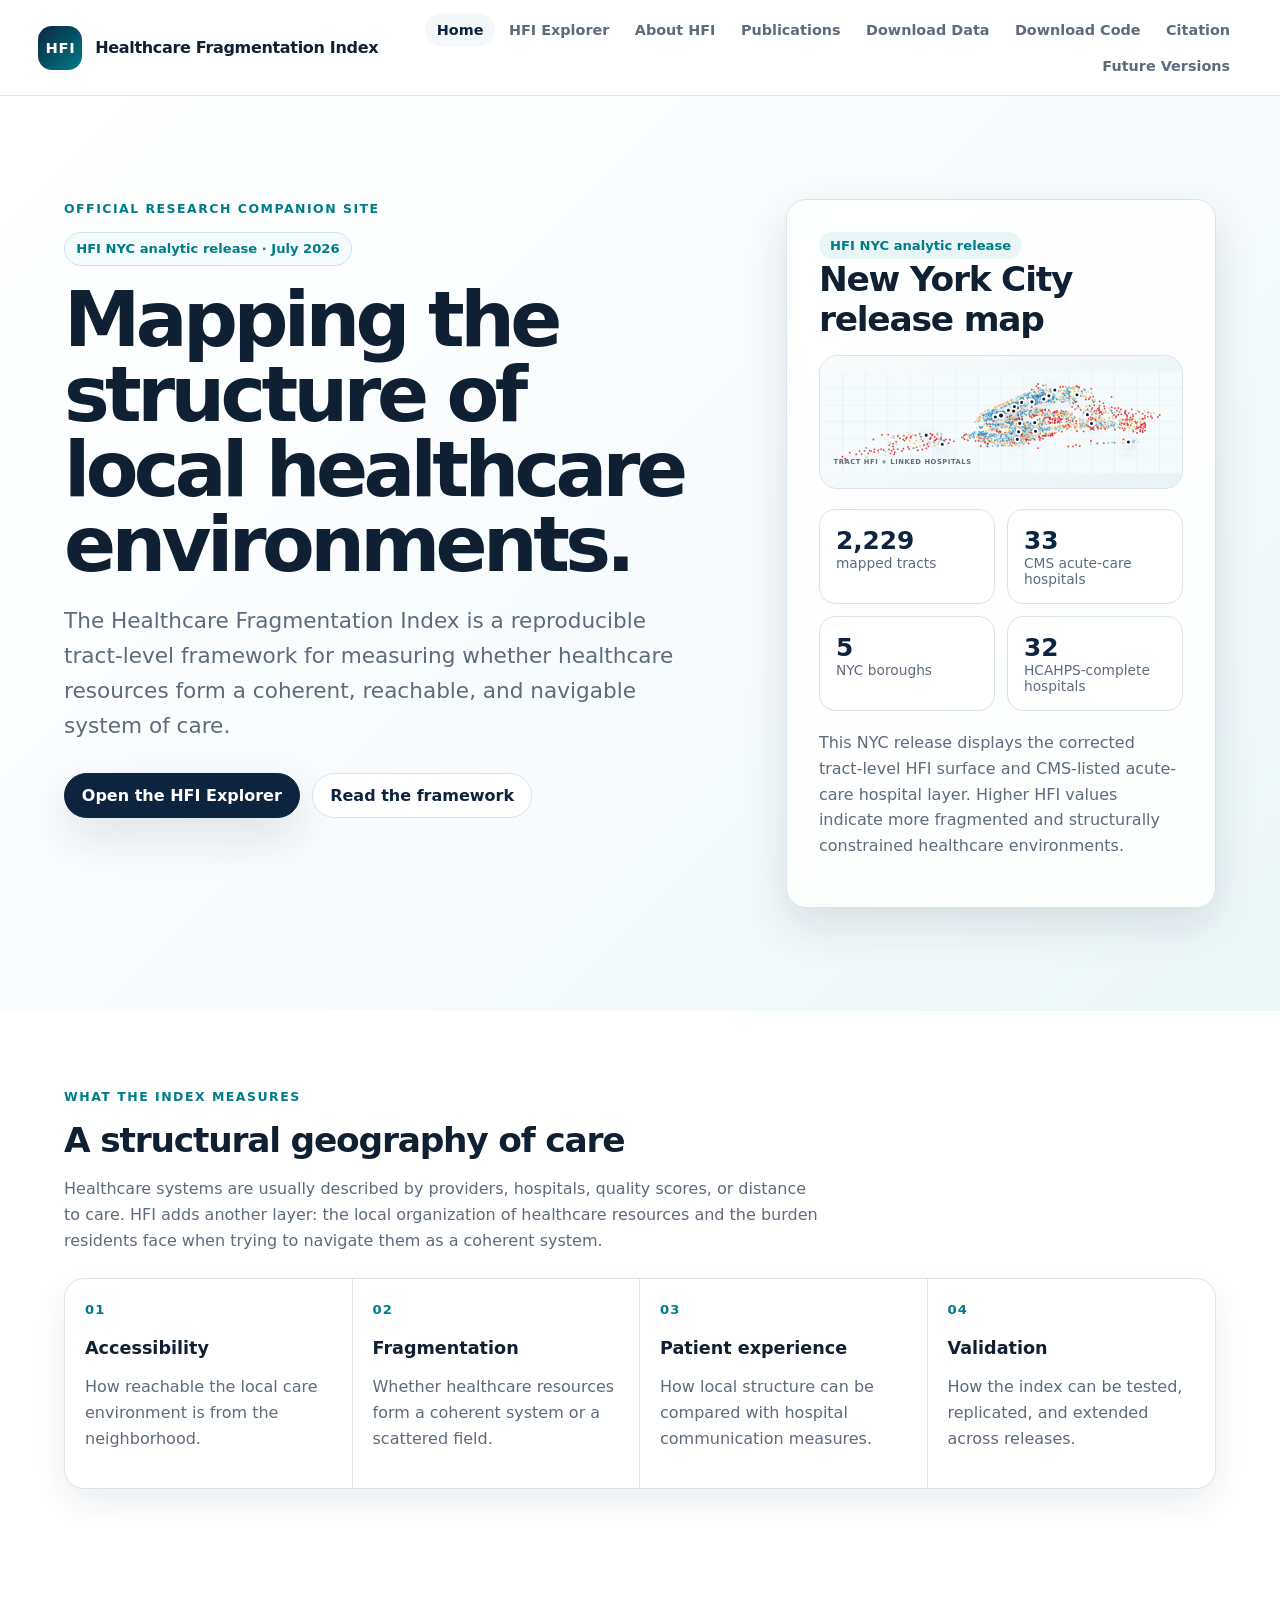
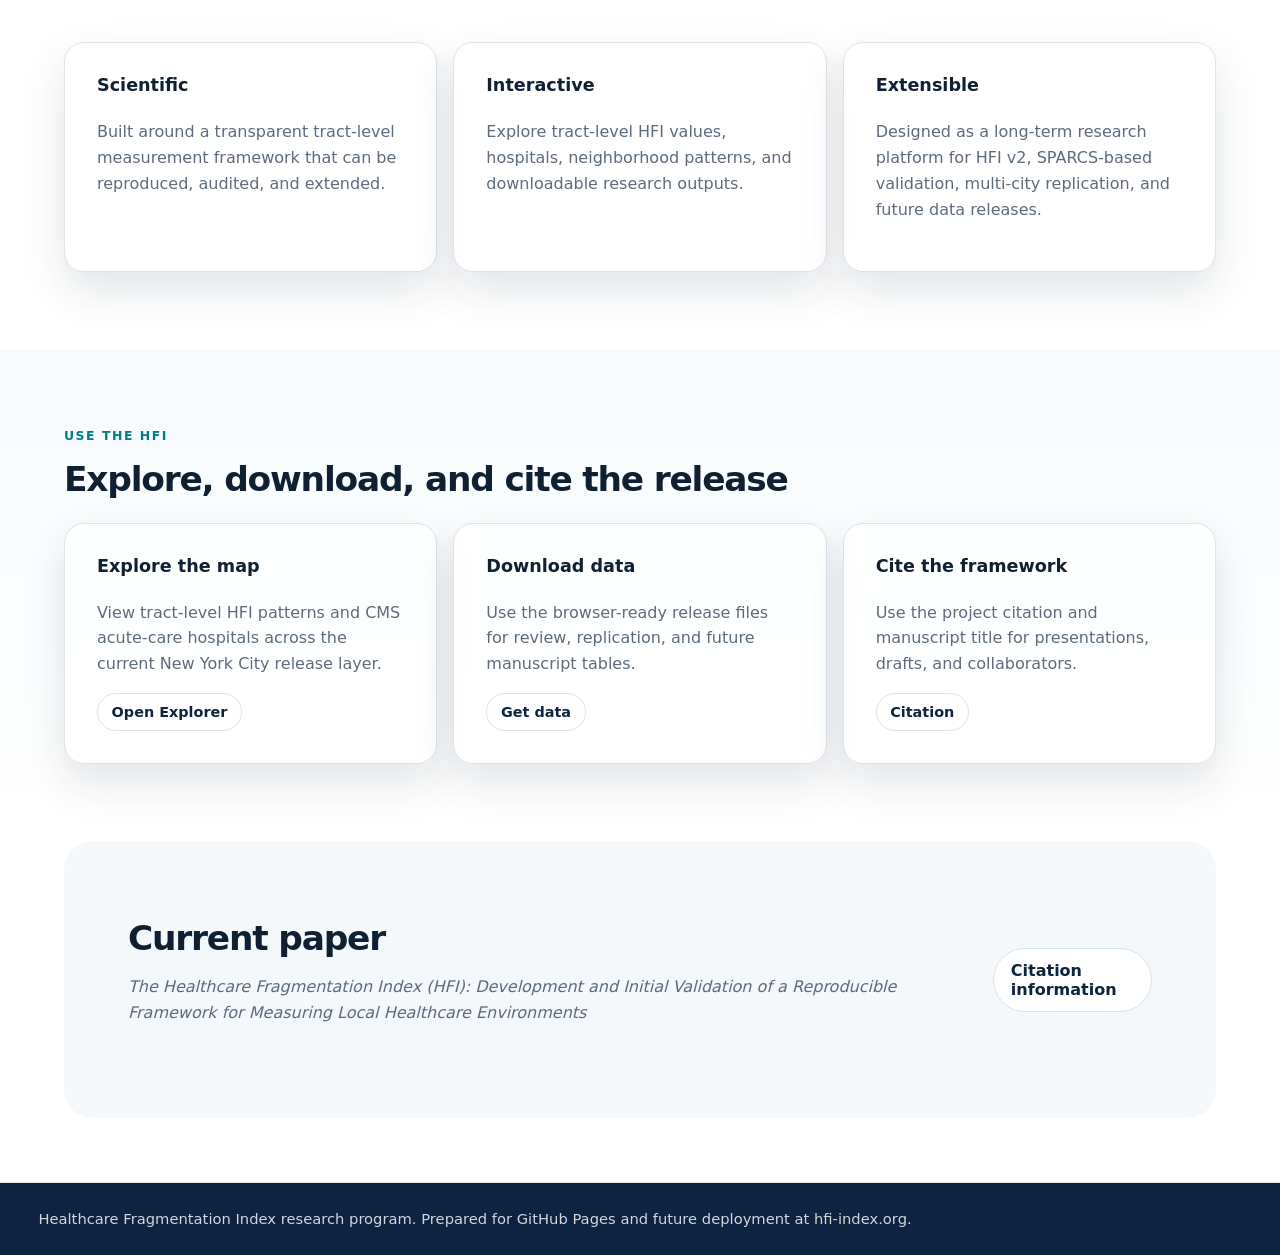
<file: index.html>
<!doctype html>
<html lang="en">
<head>
  <meta charset="utf-8" />
  <meta name="viewport" content="width=device-width, initial-scale=1" />
  <title>Healthcare Fragmentation Index | HFI Explorer</title>
  <meta name="description" content="The Healthcare Fragmentation Index is a reproducible tract-level framework for measuring the structural organization and navigability of local healthcare environments." />
  <link rel="preconnect" href="https://unpkg.com" />
  <link rel="stylesheet" href="assets/css/style.css?v=20260723-code-final3" />
</head>
<body>
  <header class="site-header">
    <a class="brand" href="index.html?v=20260723-code-final3" aria-label="HFI home">
      <span class="brand-mark">HFI</span>
      <span class="brand-text">Healthcare Fragmentation Index</span>
    </a>
    <button class="nav-toggle" aria-expanded="false" aria-controls="site-nav">Menu</button>
    <nav id="site-nav" class="site-nav" aria-label="Main navigation">
      <a href="index.html?v=20260723-code-final3" class="active">Home</a>
      <a href="explorer.html?v=20260723-code-final3">HFI Explorer</a>
      <a href="about.html?v=20260723-code-final3">About HFI</a>
      <a href="publications.html?v=20260723-code-final3">Publications</a>
      <a href="data.html?v=20260723-code-final3">Download Data</a>
      <a href="code.html?v=20260723-code-final3">Download Code</a>
      <a href="citation.html?v=20260723-code-final3">Citation</a>
      <a href="future.html?v=20260723-code-final3">Future Versions</a>
    </nav>
  </header>

  <main>
    <section class="hero">
      <div class="hero-copy">
        <p class="eyebrow">Official research companion site</p>
        <div class="release-badge">HFI NYC analytic release · July 2026</div>
        <h1>Mapping the structure of local healthcare environments.</h1>
        <p class="lead">The Healthcare Fragmentation Index is a reproducible tract-level framework for measuring whether healthcare resources form a coherent, reachable, and navigable system of care.</p>
        <div class="hero-actions">
          <a class="button primary" href="explorer.html?v=20260723-code-final3">Open the HFI Explorer</a>
          <a class="button secondary" href="about.html?v=20260723-code-final3">Read the framework</a>
        </div>
      </div>
      <div class="hero-card" aria-label="HFI summary">
        <span class="card-kicker">HFI NYC analytic release</span>
        <h2>New York City release map</h2>
        <div class="mini-map-preview" aria-label="Miniature NYC tract-level HFI map preview">
          <svg viewBox="0 0 640 180" role="img" aria-labelledby="mini-map-title mini-map-desc">
            <title id="mini-map-title">NYC tract-level HFI preview</title>
            <desc id="mini-map-desc">A compact data preview of New York City census tracts colored by HFI, with CMS acute-care hospitals marked as points.</desc>
            <rect width="640" height="180" fill="#f5fbfd" />
            <line class="mini-grid" x1="40" y1="0" x2="40" y2="180" />
            <line class="mini-grid" x1="80" y1="0" x2="80" y2="180" />
            <line class="mini-grid" x1="120" y1="0" x2="120" y2="180" />
            <line class="mini-grid" x1="160" y1="0" x2="160" y2="180" />
            <line class="mini-grid" x1="200" y1="0" x2="200" y2="180" />
            <line class="mini-grid" x1="240" y1="0" x2="240" y2="180" />
            <line class="mini-grid" x1="280" y1="0" x2="280" y2="180" />
            <line class="mini-grid" x1="320" y1="0" x2="320" y2="180" />
            <line class="mini-grid" x1="360" y1="0" x2="360" y2="180" />
            <line class="mini-grid" x1="400" y1="0" x2="400" y2="180" />
            <line class="mini-grid" x1="440" y1="0" x2="440" y2="180" />
            <line class="mini-grid" x1="480" y1="0" x2="480" y2="180" />
            <line class="mini-grid" x1="520" y1="0" x2="520" y2="180" />
            <line class="mini-grid" x1="560" y1="0" x2="560" y2="180" />
            <line class="mini-grid" x1="600" y1="0" x2="600" y2="180" />
            <line class="mini-grid" x1="0" y1="30" x2="640" y2="30" />
            <line class="mini-grid" x1="0" y1="60" x2="640" y2="60" />
            <line class="mini-grid" x1="0" y1="90" x2="640" y2="90" />
            <line class="mini-grid" x1="0" y1="120" x2="640" y2="120" />
            <line class="mini-grid" x1="0" y1="150" x2="640" y2="150" />
            <g><circle class="mini-tract-dot" cx="442.1" cy="57.1" r="1.65" fill="#fdae61" />
              <circle class="mini-tract-dot" cx="447.6" cy="56.9" r="1.65" fill="#d7191c" />
              <circle class="mini-tract-dot" cx="440.6" cy="53.7" r="1.65" fill="#abd9e9" />
              <circle class="mini-tract-dot" cx="367.8" cy="57.6" r="1.65" fill="#ffffbf" />
              <circle class="mini-tract-dot" cx="380.4" cy="58.6" r="1.65" fill="#2c7bb6" />
              <circle class="mini-tract-dot" cx="430.4" cy="54.1" r="1.65" fill="#d7191c" />
              <circle class="mini-tract-dot" cx="434.0" cy="54.1" r="1.65" fill="#fdae61" />
              <circle class="mini-tract-dot" cx="370.1" cy="56.8" r="1.65" fill="#74add1" />
              <circle class="mini-tract-dot" cx="427.2" cy="54.6" r="1.65" fill="#2c7bb6" />
              <circle class="mini-tract-dot" cx="375.3" cy="57.5" r="1.65" fill="#2c7bb6" />
              <circle class="mini-tract-dot" cx="380.0" cy="58.1" r="1.65" fill="#2c7bb6" />
              <circle class="mini-tract-dot" cx="382.7" cy="57.7" r="1.65" fill="#2c7bb6" />
              <circle class="mini-tract-dot" cx="419.7" cy="52.5" r="1.65" fill="#ffffbf" />
              <circle class="mini-tract-dot" cx="391.1" cy="56.6" r="1.65" fill="#74add1" />
              <circle class="mini-tract-dot" cx="384.6" cy="57.1" r="1.65" fill="#abd9e9" />
              <circle class="mini-tract-dot" cx="388.0" cy="56.2" r="1.65" fill="#abd9e9" />
              <circle class="mini-tract-dot" cx="384.3" cy="56.1" r="1.65" fill="#2c7bb6" />
              <circle class="mini-tract-dot" cx="435.2" cy="53.2" r="1.65" fill="#ffffbf" />
              <circle class="mini-tract-dot" cx="374.7" cy="56.6" r="1.65" fill="#74add1" />
              <circle class="mini-tract-dot" cx="440.4" cy="50.6" r="1.65" fill="#74add1" />
              <circle class="mini-tract-dot" cx="376.8" cy="56.1" r="1.65" fill="#74add1" />
              <circle class="mini-tract-dot" cx="436.6" cy="52.0" r="1.65" fill="#abd9e9" />
              <circle class="mini-tract-dot" cx="379.3" cy="55.4" r="1.65" fill="#74add1" />
              <circle class="mini-tract-dot" cx="432.0" cy="51.2" r="1.65" fill="#74add1" />
              <circle class="mini-tract-dot" cx="429.1" cy="52.5" r="1.65" fill="#ffffbf" />
              <circle class="mini-tract-dot" cx="423.8" cy="51.0" r="1.65" fill="#74add1" />
              <circle class="mini-tract-dot" cx="420.1" cy="51.7" r="1.65" fill="#ffffbf" />
              <circle class="mini-tract-dot" cx="419.5" cy="50.9" r="1.65" fill="#ffffbf" />
              <circle class="mini-tract-dot" cx="368.3" cy="55.5" r="1.65" fill="#74add1" />
              <circle class="mini-tract-dot" cx="415.3" cy="51.5" r="1.65" fill="#ffffbf" />
              <circle class="mini-tract-dot" cx="374.3" cy="42.9" r="1.65" fill="#2c7bb6" />
              <circle class="mini-tract-dot" cx="418.1" cy="50.1" r="1.65" fill="#74add1" />
              <circle class="mini-tract-dot" cx="418.8" cy="49.2" r="1.65" fill="#2c7bb6" />
              <circle class="mini-tract-dot" cx="372.6" cy="52.0" r="1.65" fill="#2c7bb6" />
              <circle class="mini-tract-dot" cx="420.1" cy="47.6" r="1.65" fill="#ffffbf" />
              <circle class="mini-tract-dot" cx="373.4" cy="52.6" r="1.65" fill="#2c7bb6" />
              <circle class="mini-tract-dot" cx="422.5" cy="49.0" r="1.65" fill="#abd9e9" />
              <circle class="mini-tract-dot" cx="366.9" cy="52.9" r="1.65" fill="#ffffbf" />
              <circle class="mini-tract-dot" cx="425.9" cy="49.1" r="1.65" fill="#ffffbf" />
              <circle class="mini-tract-dot" cx="374.5" cy="54.1" r="1.65" fill="#2c7bb6" />
              <circle class="mini-tract-dot" cx="378.1" cy="53.5" r="1.65" fill="#abd9e9" />
              <circle class="mini-tract-dot" cx="427.7" cy="50.4" r="1.65" fill="#74add1" />
              <circle class="mini-tract-dot" cx="380.6" cy="52.7" r="1.65" fill="#2c7bb6" />
              <circle class="mini-tract-dot" cx="432.8" cy="50.1" r="1.65" fill="#abd9e9" />
              <circle class="mini-tract-dot" cx="383.7" cy="53.9" r="1.65" fill="#2c7bb6" />
              <circle class="mini-tract-dot" cx="437.9" cy="49.7" r="1.65" fill="#ffffbf" />
              <circle class="mini-tract-dot" cx="387.2" cy="55.0" r="1.65" fill="#74add1" />
              <circle class="mini-tract-dot" cx="446.1" cy="53.5" r="1.65" fill="#abd9e9" />
              <circle class="mini-tract-dot" cx="388.0" cy="53.7" r="1.65" fill="#74add1" />
              <circle class="mini-tract-dot" cx="430.7" cy="49.0" r="1.65" fill="#74add1" />
              <circle class="mini-tract-dot" cx="392.4" cy="53.4" r="1.65" fill="#2c7bb6" />
              <circle class="mini-tract-dot" cx="446.3" cy="50.3" r="1.65" fill="#ffffbf" />
              <circle class="mini-tract-dot" cx="391.9" cy="54.7" r="1.65" fill="#2c7bb6" />
              <circle class="mini-tract-dot" cx="395.1" cy="55.4" r="1.65" fill="#ffffbf" />
              <circle class="mini-tract-dot" cx="451.4" cy="54.7" r="1.65" fill="#d7191c" />
              <circle class="mini-tract-dot" cx="398.0" cy="54.5" r="1.65" fill="#74add1" />
              <circle class="mini-tract-dot" cx="449.3" cy="53.3" r="1.65" fill="#fdae61" />
              <circle class="mini-tract-dot" cx="399.8" cy="53.4" r="1.65" fill="#2c7bb6" />
              <circle class="mini-tract-dot" cx="403.4" cy="53.8" r="1.65" fill="#2c7bb6" />
              <circle class="mini-tract-dot" cx="453.0" cy="53.9" r="1.65" fill="#d7191c" />
              <circle class="mini-tract-dot" cx="446.8" cy="49.3" r="1.65" fill="#74add1" />
              <circle class="mini-tract-dot" cx="408.3" cy="55.1" r="1.65" fill="#74add1" />
              <circle class="mini-tract-dot" cx="455.6" cy="48.5" r="1.65" fill="#ffffbf" />
              <circle class="mini-tract-dot" cx="449.6" cy="51.5" r="1.65" fill="#2c7bb6" />
              <circle class="mini-tract-dot" cx="411.0" cy="53.3" r="1.65" fill="#abd9e9" />
              <circle class="mini-tract-dot" cx="414.1" cy="55.1" r="1.65" fill="#2c7bb6" />
              <circle class="mini-tract-dot" cx="500.9" cy="56.6" r="1.65" fill="#d7191c" />
              <circle class="mini-tract-dot" cx="407.9" cy="52.2" r="1.65" fill="#2c7bb6" />
              <circle class="mini-tract-dot" cx="408.6" cy="50.6" r="1.65" fill="#ffffbf" />
              <circle class="mini-tract-dot" cx="409.5" cy="51.4" r="1.65" fill="#abd9e9" />
              <circle class="mini-tract-dot" cx="411.6" cy="50.0" r="1.65" fill="#2c7bb6" />
              <circle class="mini-tract-dot" cx="403.8" cy="50.5" r="1.65" fill="#ffffbf" />
              <circle class="mini-tract-dot" cx="405.0" cy="51.5" r="1.65" fill="#2c7bb6" />
              <circle class="mini-tract-dot" cx="398.3" cy="52.5" r="1.65" fill="#2c7bb6" />
              <circle class="mini-tract-dot" cx="485.7" cy="53.5" r="1.65" fill="#fdae61" />
              <circle class="mini-tract-dot" cx="399.2" cy="51.4" r="1.65" fill="#abd9e9" />
              <circle class="mini-tract-dot" cx="483.3" cy="54.9" r="1.65" fill="#d7191c" />
              <circle class="mini-tract-dot" cx="393.4" cy="52.4" r="1.65" fill="#74add1" />
              <circle class="mini-tract-dot" cx="394.8" cy="51.0" r="1.65" fill="#74add1" />
              <circle class="mini-tract-dot" cx="494.4" cy="53.4" r="1.65" fill="#d7191c" />
              <circle class="mini-tract-dot" cx="384.2" cy="52.1" r="1.65" fill="#74add1" />
              <circle class="mini-tract-dot" cx="384.4" cy="50.8" r="1.65" fill="#74add1" />
              <circle class="mini-tract-dot" cx="476.8" cy="52.9" r="1.65" fill="#ffffbf" />
              <circle class="mini-tract-dot" cx="389.7" cy="49.6" r="1.65" fill="#2c7bb6" />
              <circle class="mini-tract-dot" cx="391.5" cy="48.7" r="1.65" fill="#2c7bb6" />
              <circle class="mini-tract-dot" cx="392.4" cy="47.9" r="1.65" fill="#2c7bb6" />
              <circle class="mini-tract-dot" cx="395.5" cy="49.2" r="1.65" fill="#74add1" />
              <circle class="mini-tract-dot" cx="398.6" cy="49.7" r="1.65" fill="#2c7bb6" />
              <circle class="mini-tract-dot" cx="475.2" cy="51.2" r="1.65" fill="#ffffbf" />
              <circle class="mini-tract-dot" cx="403.1" cy="48.9" r="1.65" fill="#ffffbf" />
              <circle class="mini-tract-dot" cx="407.4" cy="48.3" r="1.65" fill="#2c7bb6" />
              <circle class="mini-tract-dot" cx="412.2" cy="49.1" r="1.65" fill="#74add1" />
              <circle class="mini-tract-dot" cx="481.7" cy="51.7" r="1.65" fill="#2c7bb6" />
              <circle class="mini-tract-dot" cx="403.7" cy="52.5" r="1.65" fill="#2c7bb6" />
              <circle class="mini-tract-dot" cx="485.6" cy="50.8" r="1.65" fill="#fdae61" />
              <circle class="mini-tract-dot" cx="412.6" cy="47.8" r="1.65" fill="#2c7bb6" />
              <circle class="mini-tract-dot" cx="478.4" cy="50.4" r="1.65" fill="#ffffbf" />
              <circle class="mini-tract-dot" cx="475.2" cy="49.3" r="1.65" fill="#d7191c" />
              <circle class="mini-tract-dot" cx="396.7" cy="45.8" r="1.65" fill="#abd9e9" />
              <circle class="mini-tract-dot" cx="469.7" cy="50.2" r="1.65" fill="#d7191c" />
              <circle class="mini-tract-dot" cx="394.7" cy="46.7" r="1.65" fill="#74add1" />
              <circle class="mini-tract-dot" cx="394.2" cy="47.5" r="1.65" fill="#74add1" />
              <circle class="mini-tract-dot" cx="379.8" cy="51.3" r="1.65" fill="#2c7bb6" />
              <circle class="mini-tract-dot" cx="382.8" cy="49.8" r="1.65" fill="#74add1" />
              <circle class="mini-tract-dot" cx="385.4" cy="49.0" r="1.65" fill="#74add1" />
              <circle class="mini-tract-dot" cx="387.1" cy="48.1" r="1.65" fill="#abd9e9" />
              <circle class="mini-tract-dot" cx="381.2" cy="48.5" r="1.65" fill="#ffffbf" />
              <circle class="mini-tract-dot" cx="383.0" cy="47.8" r="1.65" fill="#abd9e9" />
              <circle class="mini-tract-dot" cx="380.2" cy="49.5" r="1.65" fill="#2c7bb6" />
              <circle class="mini-tract-dot" cx="378.1" cy="49.3" r="1.65" fill="#2c7bb6" />
              <circle class="mini-tract-dot" cx="375.3" cy="50.5" r="1.65" fill="#abd9e9" />
              <circle class="mini-tract-dot" cx="377.5" cy="50.7" r="1.65" fill="#2c7bb6" />
              <circle class="mini-tract-dot" cx="470.6" cy="47.7" r="1.65" fill="#fdae61" />
              <circle class="mini-tract-dot" cx="387.3" cy="51.0" r="1.65" fill="#abd9e9" />
              <circle class="mini-tract-dot" cx="390.8" cy="51.3" r="1.65" fill="#74add1" />
              <circle class="mini-tract-dot" cx="365.6" cy="49.5" r="1.65" fill="#ffffbf" />
              <circle class="mini-tract-dot" cx="366.5" cy="48.0" r="1.65" fill="#2c7bb6" />
              <circle class="mini-tract-dot" cx="463.6" cy="48.9" r="1.65" fill="#ffffbf" />
              <circle class="mini-tract-dot" cx="373.6" cy="49.9" r="1.65" fill="#ffffbf" />
              <circle class="mini-tract-dot" cx="376.2" cy="48.4" r="1.65" fill="#74add1" />
              <circle class="mini-tract-dot" cx="370.5" cy="47.9" r="1.65" fill="#abd9e9" />
              <circle class="mini-tract-dot" cx="453.7" cy="45.9" r="1.65" fill="#74add1" />
              <circle class="mini-tract-dot" cx="368.9" cy="46.1" r="1.65" fill="#2c7bb6" />
              <circle class="mini-tract-dot" cx="451.6" cy="47.3" r="1.65" fill="#74add1" />
              <circle class="mini-tract-dot" cx="448.2" cy="46.5" r="1.65" fill="#74add1" />
              <circle class="mini-tract-dot" cx="372.4" cy="44.4" r="1.65" fill="#ffffbf" />
              <circle class="mini-tract-dot" cx="376.7" cy="43.1" r="1.65" fill="#74add1" />
              <circle class="mini-tract-dot" cx="448.5" cy="47.9" r="1.65" fill="#abd9e9" />
              <circle class="mini-tract-dot" cx="381.4" cy="45.8" r="1.65" fill="#2c7bb6" />
              <circle class="mini-tract-dot" cx="440.4" cy="46.6" r="1.65" fill="#ffffbf" />
              <circle class="mini-tract-dot" cx="442.3" cy="47.3" r="1.65" fill="#ffffbf" />
              <circle class="mini-tract-dot" cx="372.5" cy="46.7" r="1.65" fill="#74add1" />
              <circle class="mini-tract-dot" cx="439.7" cy="48.1" r="1.65" fill="#2c7bb6" />
              <circle class="mini-tract-dot" cx="376.4" cy="45.0" r="1.65" fill="#2c7bb6" />
              <circle class="mini-tract-dot" cx="375.8" cy="45.8" r="1.65" fill="#2c7bb6" />
              <circle class="mini-tract-dot" cx="378.0" cy="43.7" r="1.65" fill="#74add1" />
              <circle class="mini-tract-dot" cx="379.6" cy="44.2" r="1.65" fill="#2c7bb6" />
              <circle class="mini-tract-dot" cx="433.6" cy="47.6" r="1.65" fill="#abd9e9" />
              <circle class="mini-tract-dot" cx="436.3" cy="47.7" r="1.65" fill="#74add1" />
              <circle class="mini-tract-dot" cx="383.2" cy="44.2" r="1.65" fill="#2c7bb6" />
              <circle class="mini-tract-dot" cx="428.9" cy="47.6" r="1.65" fill="#ffffbf" />
              <circle class="mini-tract-dot" cx="376.6" cy="46.9" r="1.65" fill="#74add1" />
              <circle class="mini-tract-dot" cx="425.7" cy="45.7" r="1.65" fill="#fdae61" />
              <circle class="mini-tract-dot" cx="378.1" cy="47.4" r="1.65" fill="#2c7bb6" />
              <circle class="mini-tract-dot" cx="380.3" cy="47.6" r="1.65" fill="#abd9e9" />
              <circle class="mini-tract-dot" cx="443.6" cy="48.2" r="1.65" fill="#abd9e9" />
              <circle class="mini-tract-dot" cx="381.3" cy="46.6" r="1.65" fill="#74add1" />
              <circle class="mini-tract-dot" cx="429.8" cy="41.9" r="1.65" fill="#abd9e9" />
              <circle class="mini-tract-dot" cx="433.0" cy="41.5" r="1.65" fill="#ffffbf" />
              <circle class="mini-tract-dot" cx="432.1" cy="42.7" r="1.65" fill="#2c7bb6" />
              <circle class="mini-tract-dot" cx="385.6" cy="46.8" r="1.65" fill="#2c7bb6" />
              <circle class="mini-tract-dot" cx="385.5" cy="44.6" r="1.65" fill="#2c7bb6" />
              <circle class="mini-tract-dot" cx="383.2" cy="45.4" r="1.65" fill="#2c7bb6" />
              <circle class="mini-tract-dot" cx="386.1" cy="45.5" r="1.65" fill="#2c7bb6" />
              <circle class="mini-tract-dot" cx="435.0" cy="42.4" r="1.65" fill="#abd9e9" />
              <circle class="mini-tract-dot" cx="389.5" cy="44.8" r="1.65" fill="#74add1" />
              <circle class="mini-tract-dot" cx="389.6" cy="45.6" r="1.65" fill="#2c7bb6" />
              <circle class="mini-tract-dot" cx="432.4" cy="43.8" r="1.65" fill="#2c7bb6" />
              <circle class="mini-tract-dot" cx="394.5" cy="44.8" r="1.65" fill="#2c7bb6" />
              <circle class="mini-tract-dot" cx="435.2" cy="44.6" r="1.65" fill="#abd9e9" />
              <circle class="mini-tract-dot" cx="387.9" cy="43.7" r="1.65" fill="#2c7bb6" />
              <circle class="mini-tract-dot" cx="392.1" cy="44.2" r="1.65" fill="#2c7bb6" />
              <circle class="mini-tract-dot" cx="392.2" cy="42.9" r="1.65" fill="#2c7bb6" />
              <circle class="mini-tract-dot" cx="393.4" cy="43.2" r="1.65" fill="#2c7bb6" />
              <circle class="mini-tract-dot" cx="431.1" cy="45.2" r="1.65" fill="#ffffbf" />
              <circle class="mini-tract-dot" cx="399.8" cy="40.1" r="1.65" fill="#2c7bb6" />
              <circle class="mini-tract-dot" cx="397.5" cy="40.3" r="1.65" fill="#2c7bb6" />
              <circle class="mini-tract-dot" cx="395.0" cy="41.5" r="1.65" fill="#2c7bb6" />
              <circle class="mini-tract-dot" cx="437.5" cy="45.6" r="1.65" fill="#fdae61" />
              <circle class="mini-tract-dot" cx="394.0" cy="40.7" r="1.65" fill="#2c7bb6" />
              <circle class="mini-tract-dot" cx="429.4" cy="46.3" r="1.65" fill="#74add1" />
              <circle class="mini-tract-dot" cx="390.6" cy="42.6" r="1.65" fill="#2c7bb6" />
              <circle class="mini-tract-dot" cx="385.0" cy="42.8" r="1.65" fill="#2c7bb6" />
              <circle class="mini-tract-dot" cx="441.2" cy="44.8" r="1.65" fill="#d7191c" />
              <circle class="mini-tract-dot" cx="380.9" cy="42.6" r="1.65" fill="#74add1" />
              <circle class="mini-tract-dot" cx="382.9" cy="41.9" r="1.65" fill="#2c7bb6" />
              <circle class="mini-tract-dot" cx="437.4" cy="43.1" r="1.65" fill="#ffffbf" />
              <circle class="mini-tract-dot" cx="377.8" cy="41.8" r="1.65" fill="#abd9e9" />
              <circle class="mini-tract-dot" cx="440.3" cy="41.8" r="1.65" fill="#2c7bb6" />
              <circle class="mini-tract-dot" cx="443.1" cy="43.0" r="1.65" fill="#ffffbf" />
              <circle class="mini-tract-dot" cx="389.0" cy="41.5" r="1.65" fill="#74add1" />
              <circle class="mini-tract-dot" cx="443.9" cy="44.5" r="1.65" fill="#fdae61" />
              <circle class="mini-tract-dot" cx="392.3" cy="40.0" r="1.65" fill="#abd9e9" />
              <circle class="mini-tract-dot" cx="446.5" cy="44.1" r="1.65" fill="#ffffbf" />
              <circle class="mini-tract-dot" cx="387.7" cy="40.2" r="1.65" fill="#fdae61" />
              <circle class="mini-tract-dot" cx="448.8" cy="45.4" r="1.65" fill="#abd9e9" />
              <circle class="mini-tract-dot" cx="382.3" cy="40.2" r="1.65" fill="#abd9e9" />
              <circle class="mini-tract-dot" cx="390.9" cy="38.2" r="1.65" fill="#74add1" />
              <circle class="mini-tract-dot" cx="392.4" cy="38.8" r="1.65" fill="#2c7bb6" />
              <circle class="mini-tract-dot" cx="467.7" cy="46.2" r="1.65" fill="#ffffbf" />
              <circle class="mini-tract-dot" cx="396.8" cy="38.3" r="1.65" fill="#74add1" />
              <circle class="mini-tract-dot" cx="465.6" cy="44.4" r="1.65" fill="#fdae61" />
              <circle class="mini-tract-dot" cx="469.2" cy="44.9" r="1.65" fill="#fdae61" />
              <circle class="mini-tract-dot" cx="395.7" cy="37.3" r="1.65" fill="#2c7bb6" />
              <circle class="mini-tract-dot" cx="396.9" cy="36.4" r="1.65" fill="#abd9e9" />
              <circle class="mini-tract-dot" cx="387.0" cy="38.5" r="1.65" fill="#fdae61" />
              <circle class="mini-tract-dot" cx="393.6" cy="35.8" r="1.65" fill="#74add1" />
              <circle class="mini-tract-dot" cx="477.5" cy="46.7" r="1.65" fill="#d7191c" />
              <circle class="mini-tract-dot" cx="483.0" cy="45.2" r="1.65" fill="#d7191c" />
              <circle class="mini-tract-dot" cx="395.5" cy="34.4" r="1.65" fill="#abd9e9" />
              <circle class="mini-tract-dot" cx="399.8" cy="33.0" r="1.65" fill="#fdae61" />
              <circle class="mini-tract-dot" cx="406.7" cy="32.6" r="1.65" fill="#2c7bb6" />
              <circle class="mini-tract-dot" cx="394.3" cy="33.6" r="1.65" fill="#2c7bb6" />
              <circle class="mini-tract-dot" cx="460.8" cy="43.8" r="1.65" fill="#2c7bb6" />
              <circle class="mini-tract-dot" cx="394.3" cy="31.8" r="1.65" fill="#ffffbf" />
              <circle class="mini-tract-dot" cx="451.4" cy="43.8" r="1.65" fill="#2c7bb6" />
              <circle class="mini-tract-dot" cx="392.2" cy="33.0" r="1.65" fill="#74add1" />
              <circle class="mini-tract-dot" cx="447.5" cy="42.2" r="1.65" fill="#ffffbf" />
              <circle class="mini-tract-dot" cx="389.4" cy="34.0" r="1.65" fill="#74add1" />
              <circle class="mini-tract-dot" cx="374.5" cy="32.9" r="1.65" fill="#d7191c" />
              <circle class="mini-tract-dot" cx="380.5" cy="34.1" r="1.65" fill="#ffffbf" />
              <circle class="mini-tract-dot" cx="388.1" cy="32.2" r="1.65" fill="#fdae61" />
              <circle class="mini-tract-dot" cx="454.2" cy="41.8" r="1.65" fill="#2c7bb6" />
              <circle class="mini-tract-dot" cx="384.7" cy="32.2" r="1.65" fill="#fdae61" />
              <circle class="mini-tract-dot" cx="468.6" cy="42.9" r="1.65" fill="#ffffbf" />
              <circle class="mini-tract-dot" cx="378.3" cy="32.8" r="1.65" fill="#fdae61" />
              <circle class="mini-tract-dot" cx="475.6" cy="39.7" r="1.65" fill="#ffffbf" />
              <circle class="mini-tract-dot" cx="479.9" cy="38.8" r="1.65" fill="#fdae61" />
              <circle class="mini-tract-dot" cx="386.0" cy="29.6" r="1.65" fill="#d7191c" />
              <circle class="mini-tract-dot" cx="382.4" cy="26.8" r="1.65" fill="#d7191c" />
              <circle class="mini-tract-dot" cx="463.6" cy="39.9" r="1.65" fill="#fdae61" />
              <circle class="mini-tract-dot" cx="456.9" cy="39.7" r="1.65" fill="#2c7bb6" />
              <circle class="mini-tract-dot" cx="453.7" cy="39.8" r="1.65" fill="#74add1" />
              <circle class="mini-tract-dot" cx="450.4" cy="39.7" r="1.65" fill="#ffffbf" />
              <circle class="mini-tract-dot" cx="447.4" cy="39.7" r="1.65" fill="#ffffbf" />
              <circle class="mini-tract-dot" cx="385.4" cy="22.9" r="1.65" fill="#d7191c" />
              <circle class="mini-tract-dot" cx="389.1" cy="25.6" r="1.65" fill="#ffffbf" />
              <circle class="mini-tract-dot" cx="438.9" cy="39.9" r="1.65" fill="#2c7bb6" />
              <circle class="mini-tract-dot" cx="443.3" cy="39.6" r="1.65" fill="#ffffbf" />
              <circle class="mini-tract-dot" cx="435.4" cy="39.8" r="1.65" fill="#74add1" />
              <circle class="mini-tract-dot" cx="432.4" cy="39.8" r="1.65" fill="#74add1" />
              <circle class="mini-tract-dot" cx="429.0" cy="40.5" r="1.65" fill="#abd9e9" />
              <circle class="mini-tract-dot" cx="429.3" cy="39.2" r="1.65" fill="#2c7bb6" />
              <circle class="mini-tract-dot" cx="389.7" cy="30.4" r="1.65" fill="#abd9e9" />
              <circle class="mini-tract-dot" cx="429.4" cy="37.9" r="1.65" fill="#74add1" />
              <circle class="mini-tract-dot" cx="429.4" cy="36.9" r="1.65" fill="#ffffbf" />
              <circle class="mini-tract-dot" cx="394.4" cy="25.3" r="1.65" fill="#2c7bb6" />
              <circle class="mini-tract-dot" cx="432.6" cy="37.9" r="1.65" fill="#abd9e9" />
              <circle class="mini-tract-dot" cx="432.7" cy="36.9" r="1.65" fill="#ffffbf" />
              <circle class="mini-tract-dot" cx="435.6" cy="37.6" r="1.65" fill="#fdae61" />
              <circle class="mini-tract-dot" cx="438.6" cy="37.6" r="1.65" fill="#74add1" />
              <circle class="mini-tract-dot" cx="398.9" cy="24.2" r="1.65" fill="#fdae61" />
              <circle class="mini-tract-dot" cx="441.6" cy="37.6" r="1.65" fill="#2c7bb6" />
              <circle class="mini-tract-dot" cx="398.4" cy="26.0" r="1.65" fill="#abd9e9" />
              <circle class="mini-tract-dot" cx="445.9" cy="37.3" r="1.65" fill="#ffffbf" />
              <circle class="mini-tract-dot" cx="450.9" cy="37.6" r="1.65" fill="#fdae61" />
              <circle class="mini-tract-dot" cx="397.0" cy="29.0" r="1.65" fill="#ffffbf" />
              <circle class="mini-tract-dot" cx="463.6" cy="38.1" r="1.65" fill="#fdae61" />
              <circle class="mini-tract-dot" cx="456.8" cy="35.8" r="1.65" fill="#fdae61" />
              <circle class="mini-tract-dot" cx="414.3" cy="46.8" r="1.65" fill="#2c7bb6" />
              <circle class="mini-tract-dot" cx="456.2" cy="38.1" r="1.65" fill="#fdae61" />
              <circle class="mini-tract-dot" cx="418.3" cy="46.1" r="1.65" fill="#ffffbf" />
              <circle class="mini-tract-dot" cx="415.0" cy="45.3" r="1.65" fill="#abd9e9" />
              <circle class="mini-tract-dot" cx="449.9" cy="35.9" r="1.65" fill="#74add1" />
              <circle class="mini-tract-dot" cx="411.8" cy="45.1" r="1.65" fill="#2c7bb6" />
              <circle class="mini-tract-dot" cx="409.7" cy="46.0" r="1.65" fill="#2c7bb6" />
              <circle class="mini-tract-dot" cx="408.1" cy="46.6" r="1.65" fill="#abd9e9" />
              <circle class="mini-tract-dot" cx="442.9" cy="35.4" r="1.65" fill="#2c7bb6" />
              <circle class="mini-tract-dot" cx="405.5" cy="45.4" r="1.65" fill="#2c7bb6" />
              <circle class="mini-tract-dot" cx="404.4" cy="46.0" r="1.65" fill="#74add1" />
              <circle class="mini-tract-dot" cx="439.7" cy="36.1" r="1.65" fill="#2c7bb6" />
              <circle class="mini-tract-dot" cx="410.1" cy="44.5" r="1.65" fill="#74add1" />
              <circle class="mini-tract-dot" cx="435.2" cy="35.9" r="1.65" fill="#74add1" />
              <circle class="mini-tract-dot" cx="407.3" cy="44.0" r="1.65" fill="#abd9e9" />
              <circle class="mini-tract-dot" cx="431.7" cy="35.6" r="1.65" fill="#abd9e9" />
              <circle class="mini-tract-dot" cx="404.6" cy="43.5" r="1.65" fill="#2c7bb6" />
              <circle class="mini-tract-dot" cx="429.1" cy="35.6" r="1.65" fill="#ffffbf" />
              <circle class="mini-tract-dot" cx="431.8" cy="33.9" r="1.65" fill="#74add1" />
              <circle class="mini-tract-dot" cx="398.3" cy="43.1" r="1.65" fill="#abd9e9" />
              <circle class="mini-tract-dot" cx="436.1" cy="34.5" r="1.65" fill="#74add1" />
              <circle class="mini-tract-dot" cx="395.8" cy="42.9" r="1.65" fill="#abd9e9" />
              <circle class="mini-tract-dot" cx="444.1" cy="34.7" r="1.65" fill="#ffffbf" />
              <circle class="mini-tract-dot" cx="398.5" cy="41.2" r="1.65" fill="#2c7bb6" />
              <circle class="mini-tract-dot" cx="401.0" cy="41.4" r="1.65" fill="#74add1" />
              <circle class="mini-tract-dot" cx="403.5" cy="40.9" r="1.65" fill="#2c7bb6" />
              <circle class="mini-tract-dot" cx="404.8" cy="41.6" r="1.65" fill="#74add1" />
              <circle class="mini-tract-dot" cx="450.7" cy="34.0" r="1.65" fill="#ffffbf" />
              <circle class="mini-tract-dot" cx="408.2" cy="41.0" r="1.65" fill="#74add1" />
              <circle class="mini-tract-dot" cx="443.5" cy="34.0" r="1.65" fill="#ffffbf" />
              <circle class="mini-tract-dot" cx="412.6" cy="41.5" r="1.65" fill="#74add1" />
              <circle class="mini-tract-dot" cx="437.9" cy="33.4" r="1.65" fill="#2c7bb6" />
              <circle class="mini-tract-dot" cx="410.4" cy="42.6" r="1.65" fill="#ffffbf" />
              <circle class="mini-tract-dot" cx="433.7" cy="32.8" r="1.65" fill="#ffffbf" />
              <circle class="mini-tract-dot" cx="414.6" cy="42.8" r="1.65" fill="#abd9e9" />
              <circle class="mini-tract-dot" cx="435.1" cy="31.7" r="1.65" fill="#abd9e9" />
              <circle class="mini-tract-dot" cx="400.5" cy="44.2" r="1.65" fill="#2c7bb6" />
              <circle class="mini-tract-dot" cx="439.7" cy="32.4" r="1.65" fill="#ffffbf" />
              <circle class="mini-tract-dot" cx="412.2" cy="39.7" r="1.65" fill="#abd9e9" />
              <circle class="mini-tract-dot" cx="445.4" cy="33.0" r="1.65" fill="#ffffbf" />
              <circle class="mini-tract-dot" cx="403.6" cy="39.2" r="1.65" fill="#abd9e9" />
              <circle class="mini-tract-dot" cx="402.5" cy="40.2" r="1.65" fill="#2c7bb6" />
              <circle class="mini-tract-dot" cx="399.5" cy="38.8" r="1.65" fill="#ffffbf" />
              <circle class="mini-tract-dot" cx="405.1" cy="37.8" r="1.65" fill="#fdae61" />
              <circle class="mini-tract-dot" cx="403.8" cy="37.2" r="1.65" fill="#ffffbf" />
              <circle class="mini-tract-dot" cx="402.0" cy="37.8" r="1.65" fill="#ffffbf" />
              <circle class="mini-tract-dot" cx="447.6" cy="31.8" r="1.65" fill="#74add1" />
              <circle class="mini-tract-dot" cx="406.4" cy="38.0" r="1.65" fill="#fdae61" />
              <circle class="mini-tract-dot" cx="408.5" cy="38.4" r="1.65" fill="#fdae61" />
              <circle class="mini-tract-dot" cx="441.8" cy="31.3" r="1.65" fill="#abd9e9" />
              <circle class="mini-tract-dot" cx="407.1" cy="36.6" r="1.65" fill="#fdae61" />
              <circle class="mini-tract-dot" cx="410.5" cy="37.4" r="1.65" fill="#ffffbf" />
              <circle class="mini-tract-dot" cx="436.9" cy="30.7" r="1.65" fill="#74add1" />
              <circle class="mini-tract-dot" cx="402.8" cy="34.9" r="1.65" fill="#abd9e9" />
              <circle class="mini-tract-dot" cx="410.4" cy="35.3" r="1.65" fill="#2c7bb6" />
              <circle class="mini-tract-dot" cx="412.4" cy="35.8" r="1.65" fill="#2c7bb6" />
              <circle class="mini-tract-dot" cx="444.8" cy="26.2" r="1.65" fill="#ffffbf" />
              <circle class="mini-tract-dot" cx="414.1" cy="37.1" r="1.65" fill="#74add1" />
              <circle class="mini-tract-dot" cx="440.2" cy="28.3" r="1.65" fill="#74add1" />
              <circle class="mini-tract-dot" cx="416.1" cy="34.9" r="1.65" fill="#74add1" />
              <circle class="mini-tract-dot" cx="438.8" cy="29.6" r="1.65" fill="#74add1" />
              <circle class="mini-tract-dot" cx="415.0" cy="33.4" r="1.65" fill="#74add1" />
              <circle class="mini-tract-dot" cx="443.6" cy="30.2" r="1.65" fill="#74add1" />
              <circle class="mini-tract-dot" cx="420.6" cy="34.8" r="1.65" fill="#74add1" />
              <circle class="mini-tract-dot" cx="449.5" cy="30.8" r="1.65" fill="#abd9e9" />
              <circle class="mini-tract-dot" cx="418.8" cy="36.8" r="1.65" fill="#74add1" />
              <circle class="mini-tract-dot" cx="457.5" cy="30.3" r="1.65" fill="#fdae61" />
              <circle class="mini-tract-dot" cx="453.5" cy="29.1" r="1.65" fill="#fdae61" />
              <circle class="mini-tract-dot" cx="423.8" cy="35.5" r="1.65" fill="#74add1" />
              <circle class="mini-tract-dot" cx="424.2" cy="34.8" r="1.65" fill="#ffffbf" />
              <circle class="mini-tract-dot" cx="448.4" cy="29.5" r="1.65" fill="#abd9e9" />
              <circle class="mini-tract-dot" cx="418.9" cy="32.6" r="1.65" fill="#2c7bb6" />
              <circle class="mini-tract-dot" cx="425.8" cy="34.0" r="1.65" fill="#fdae61" />
              <circle class="mini-tract-dot" cx="446.6" cy="27.9" r="1.65" fill="#fdae61" />
              <circle class="mini-tract-dot" cx="431.9" cy="31.7" r="1.65" fill="#ffffbf" />
              <circle class="mini-tract-dot" cx="449.3" cy="28.2" r="1.65" fill="#fdae61" />
              <circle class="mini-tract-dot" cx="453.0" cy="26.1" r="1.65" fill="#d7191c" />
              <circle class="mini-tract-dot" cx="455.6" cy="27.5" r="1.65" fill="#d7191c" />
              <circle class="mini-tract-dot" cx="458.1" cy="28.8" r="1.65" fill="#d7191c" />
              <circle class="mini-tract-dot" cx="424.7" cy="28.2" r="1.65" fill="#d7191c" />
              <circle class="mini-tract-dot" cx="429.3" cy="27.7" r="1.65" fill="#d7191c" />
              <circle class="mini-tract-dot" cx="434.2" cy="28.2" r="1.65" fill="#abd9e9" />
              <circle class="mini-tract-dot" cx="434.3" cy="27.2" r="1.65" fill="#fdae61" />
              <circle class="mini-tract-dot" cx="479.5" cy="31.4" r="1.65" fill="#d7191c" />
              <circle class="mini-tract-dot" cx="454.0" cy="31.9" r="1.65" fill="#ffffbf" />
              <circle class="mini-tract-dot" cx="456.7" cy="33.1" r="1.65" fill="#abd9e9" />
              <circle class="mini-tract-dot" cx="475.4" cy="34.2" r="1.65" fill="#ffffbf" />
              <circle class="mini-tract-dot" cx="473.9" cy="36.1" r="1.65" fill="#abd9e9" />
              <circle class="mini-tract-dot" cx="470.8" cy="37.4" r="1.65" fill="#abd9e9" />
              <circle class="mini-tract-dot" cx="472.1" cy="35.3" r="1.65" fill="#ffffbf" />
              <circle class="mini-tract-dot" cx="468.2" cy="34.7" r="1.65" fill="#abd9e9" />
              <circle class="mini-tract-dot" cx="462.6" cy="35.5" r="1.65" fill="#2c7bb6" />
              <circle class="mini-tract-dot" cx="467.8" cy="32.8" r="1.65" fill="#2c7bb6" />
              <circle class="mini-tract-dot" cx="466.6" cy="31.9" r="1.65" fill="#74add1" />
              <circle class="mini-tract-dot" cx="515.3" cy="45.6" r="1.65" fill="#d7191c" />
              <circle class="mini-tract-dot" cx="299.4" cy="92.1" r="1.65" fill="#fdae61" />
              <circle class="mini-tract-dot" cx="281.4" cy="107.4" r="1.65" fill="#2c7bb6" />
              <circle class="mini-tract-dot" cx="295.7" cy="93.4" r="1.65" fill="#fdae61" />
              <circle class="mini-tract-dot" cx="298.4" cy="93.6" r="1.65" fill="#abd9e9" />
              <circle class="mini-tract-dot" cx="300.3" cy="93.8" r="1.65" fill="#2c7bb6" />
              <circle class="mini-tract-dot" cx="295.7" cy="94.7" r="1.65" fill="#2c7bb6" />
              <circle class="mini-tract-dot" cx="301.7" cy="94.9" r="1.65" fill="#2c7bb6" />
              <circle class="mini-tract-dot" cx="305.7" cy="94.4" r="1.65" fill="#2c7bb6" />
              <circle class="mini-tract-dot" cx="305.0" cy="93.0" r="1.65" fill="#74add1" />
              <circle class="mini-tract-dot" cx="311.2" cy="93.5" r="1.65" fill="#abd9e9" />
              <circle class="mini-tract-dot" cx="310.0" cy="94.7" r="1.65" fill="#2c7bb6" />
              <circle class="mini-tract-dot" cx="273.0" cy="108.0" r="1.65" fill="#2c7bb6" />
              <circle class="mini-tract-dot" cx="276.3" cy="109.1" r="1.65" fill="#abd9e9" />
              <circle class="mini-tract-dot" cx="306.3" cy="91.1" r="1.65" fill="#fdae61" />
              <circle class="mini-tract-dot" cx="270.3" cy="110.5" r="1.65" fill="#2c7bb6" />
              <circle class="mini-tract-dot" cx="310.3" cy="92.4" r="1.65" fill="#abd9e9" />
              <circle class="mini-tract-dot" cx="315.7" cy="93.8" r="1.65" fill="#2c7bb6" />
              <circle class="mini-tract-dot" cx="262.8" cy="112.0" r="1.65" fill="#abd9e9" />
              <circle class="mini-tract-dot" cx="314.1" cy="94.9" r="1.65" fill="#2c7bb6" />
              <circle class="mini-tract-dot" cx="315.7" cy="95.9" r="1.65" fill="#2c7bb6" />
              <circle class="mini-tract-dot" cx="258.1" cy="111.5" r="1.65" fill="#d7191c" />
              <circle class="mini-tract-dot" cx="317.7" cy="97.0" r="1.65" fill="#74add1" />
              <circle class="mini-tract-dot" cx="260.8" cy="113.4" r="1.65" fill="#fdae61" />
              <circle class="mini-tract-dot" cx="308.8" cy="95.7" r="1.65" fill="#2c7bb6" />
              <circle class="mini-tract-dot" cx="255.7" cy="113.5" r="1.65" fill="#d7191c" />
              <circle class="mini-tract-dot" cx="312.9" cy="97.1" r="1.65" fill="#74add1" />
              <circle class="mini-tract-dot" cx="308.5" cy="96.6" r="1.65" fill="#abd9e9" />
              <circle class="mini-tract-dot" cx="303.7" cy="96.0" r="1.65" fill="#abd9e9" />
              <circle class="mini-tract-dot" cx="254.1" cy="114.6" r="1.65" fill="#d7191c" />
              <circle class="mini-tract-dot" cx="297.8" cy="96.1" r="1.65" fill="#abd9e9" />
              <circle class="mini-tract-dot" cx="255.1" cy="115.9" r="1.65" fill="#ffffbf" />
              <circle class="mini-tract-dot" cx="291.0" cy="96.0" r="1.65" fill="#ffffbf" />
              <circle class="mini-tract-dot" cx="294.5" cy="96.1" r="1.65" fill="#abd9e9" />
              <circle class="mini-tract-dot" cx="250.5" cy="116.8" r="1.65" fill="#74add1" />
              <circle class="mini-tract-dot" cx="289.3" cy="97.6" r="1.65" fill="#abd9e9" />
              <circle class="mini-tract-dot" cx="253.1" cy="117.6" r="1.65" fill="#2c7bb6" />
              <circle class="mini-tract-dot" cx="251.4" cy="118.2" r="1.65" fill="#2c7bb6" />
              <circle class="mini-tract-dot" cx="277.5" cy="100.4" r="1.65" fill="#abd9e9" />
              <circle class="mini-tract-dot" cx="283.8" cy="100.8" r="1.65" fill="#2c7bb6" />
              <circle class="mini-tract-dot" cx="282.4" cy="98.3" r="1.65" fill="#2c7bb6" />
              <circle class="mini-tract-dot" cx="251.8" cy="119.2" r="1.65" fill="#ffffbf" />
              <circle class="mini-tract-dot" cx="253.7" cy="119.8" r="1.65" fill="#fdae61" />
              <circle class="mini-tract-dot" cx="255.7" cy="120.5" r="1.65" fill="#d7191c" />
              <circle class="mini-tract-dot" cx="259.4" cy="118.5" r="1.65" fill="#ffffbf" />
              <circle class="mini-tract-dot" cx="286.5" cy="98.9" r="1.65" fill="#2c7bb6" />
              <circle class="mini-tract-dot" cx="260.0" cy="117.5" r="1.65" fill="#ffffbf" />
              <circle class="mini-tract-dot" cx="261.2" cy="116.6" r="1.65" fill="#ffffbf" />
              <circle class="mini-tract-dot" cx="291.5" cy="98.1" r="1.65" fill="#ffffbf" />
              <circle class="mini-tract-dot" cx="262.9" cy="115.3" r="1.65" fill="#abd9e9" />
              <circle class="mini-tract-dot" cx="293.5" cy="99.0" r="1.65" fill="#ffffbf" />
              <circle class="mini-tract-dot" cx="264.3" cy="114.2" r="1.65" fill="#74add1" />
              <circle class="mini-tract-dot" cx="295.8" cy="97.3" r="1.65" fill="#fdae61" />
              <circle class="mini-tract-dot" cx="265.6" cy="113.2" r="1.65" fill="#74add1" />
              <circle class="mini-tract-dot" cx="302.1" cy="96.7" r="1.65" fill="#ffffbf" />
              <circle class="mini-tract-dot" cx="301.2" cy="97.2" r="1.65" fill="#fdae61" />
              <circle class="mini-tract-dot" cx="267.6" cy="112.3" r="1.65" fill="#2c7bb6" />
              <circle class="mini-tract-dot" cx="307.4" cy="97.7" r="1.65" fill="#ffffbf" />
              <circle class="mini-tract-dot" cx="271.7" cy="111.6" r="1.65" fill="#2c7bb6" />
              <circle class="mini-tract-dot" cx="275.2" cy="111.1" r="1.65" fill="#74add1" />
              <circle class="mini-tract-dot" cx="301.2" cy="98.3" r="1.65" fill="#d7191c" />
              <circle class="mini-tract-dot" cx="277.6" cy="110.3" r="1.65" fill="#ffffbf" />
              <circle class="mini-tract-dot" cx="297.9" cy="99.7" r="1.65" fill="#ffffbf" />
              <circle class="mini-tract-dot" cx="280.1" cy="109.6" r="1.65" fill="#abd9e9" />
              <circle class="mini-tract-dot" cx="282.5" cy="108.9" r="1.65" fill="#74add1" />
              <circle class="mini-tract-dot" cx="284.9" cy="108.2" r="1.65" fill="#2c7bb6" />
              <circle class="mini-tract-dot" cx="288.3" cy="107.2" r="1.65" fill="#2c7bb6" />
              <circle class="mini-tract-dot" cx="286.2" cy="100.0" r="1.65" fill="#74add1" />
              <circle class="mini-tract-dot" cx="291.5" cy="108.4" r="1.65" fill="#ffffbf" />
              <circle class="mini-tract-dot" cx="294.6" cy="109.1" r="1.65" fill="#abd9e9" />
              <circle class="mini-tract-dot" cx="296.9" cy="109.5" r="1.65" fill="#abd9e9" />
              <circle class="mini-tract-dot" cx="292.5" cy="109.7" r="1.65" fill="#2c7bb6" />
              <circle class="mini-tract-dot" cx="294.8" cy="110.2" r="1.65" fill="#2c7bb6" />
              <circle class="mini-tract-dot" cx="290.3" cy="110.4" r="1.65" fill="#2c7bb6" />
              <circle class="mini-tract-dot" cx="292.6" cy="110.8" r="1.65" fill="#74add1" />
              <circle class="mini-tract-dot" cx="286.9" cy="109.7" r="1.65" fill="#abd9e9" />
              <circle class="mini-tract-dot" cx="284.5" cy="110.4" r="1.65" fill="#2c7bb6" />
              <circle class="mini-tract-dot" cx="282.0" cy="111.2" r="1.65" fill="#74add1" />
              <circle class="mini-tract-dot" cx="293.1" cy="105.7" r="1.65" fill="#fdae61" />
              <circle class="mini-tract-dot" cx="279.6" cy="111.9" r="1.65" fill="#2c7bb6" />
              <circle class="mini-tract-dot" cx="283.0" cy="112.5" r="1.65" fill="#74add1" />
              <circle class="mini-tract-dot" cx="285.3" cy="113.0" r="1.65" fill="#2c7bb6" />
              <circle class="mini-tract-dot" cx="285.5" cy="111.8" r="1.65" fill="#2c7bb6" />
              <circle class="mini-tract-dot" cx="287.8" cy="112.3" r="1.65" fill="#2c7bb6" />
              <circle class="mini-tract-dot" cx="287.9" cy="111.1" r="1.65" fill="#2c7bb6" />
              <circle class="mini-tract-dot" cx="290.2" cy="111.5" r="1.65" fill="#2c7bb6" />
              <circle class="mini-tract-dot" cx="300.4" cy="110.2" r="1.65" fill="#ffffbf" />
              <circle class="mini-tract-dot" cx="297.4" cy="110.9" r="1.65" fill="#abd9e9" />
              <circle class="mini-tract-dot" cx="293.7" cy="111.9" r="1.65" fill="#2c7bb6" />
              <circle class="mini-tract-dot" cx="289.1" cy="113.0" r="1.65" fill="#74add1" />
              <circle class="mini-tract-dot" cx="299.9" cy="102.4" r="1.65" fill="#abd9e9" />
              <circle class="mini-tract-dot" cx="281.0" cy="113.3" r="1.65" fill="#2c7bb6" />
              <circle class="mini-tract-dot" cx="305.6" cy="99.6" r="1.65" fill="#abd9e9" />
              <circle class="mini-tract-dot" cx="280.7" cy="114.0" r="1.65" fill="#2c7bb6" />
              <circle class="mini-tract-dot" cx="302.2" cy="101.5" r="1.65" fill="#abd9e9" />
              <circle class="mini-tract-dot" cx="274.6" cy="112.3" r="1.65" fill="#abd9e9" />
              <circle class="mini-tract-dot" cx="273.1" cy="113.4" r="1.65" fill="#ffffbf" />
              <circle class="mini-tract-dot" cx="310.8" cy="98.1" r="1.65" fill="#74add1" />
              <circle class="mini-tract-dot" cx="279.1" cy="114.7" r="1.65" fill="#74add1" />
              <circle class="mini-tract-dot" cx="315.1" cy="98.2" r="1.65" fill="#abd9e9" />
              <circle class="mini-tract-dot" cx="317.8" cy="98.4" r="1.65" fill="#ffffbf" />
              <circle class="mini-tract-dot" cx="270.7" cy="114.1" r="1.65" fill="#ffffbf" />
              <circle class="mini-tract-dot" cx="314.2" cy="99.4" r="1.65" fill="#ffffbf" />
              <circle class="mini-tract-dot" cx="276.6" cy="115.6" r="1.65" fill="#ffffbf" />
              <circle class="mini-tract-dot" cx="312.4" cy="100.3" r="1.65" fill="#ffffbf" />
              <circle class="mini-tract-dot" cx="271.8" cy="115.1" r="1.65" fill="#2c7bb6" />
              <circle class="mini-tract-dot" cx="310.3" cy="101.0" r="1.65" fill="#abd9e9" />
              <circle class="mini-tract-dot" cx="269.4" cy="115.9" r="1.65" fill="#74add1" />
              <circle class="mini-tract-dot" cx="308.2" cy="101.8" r="1.65" fill="#74add1" />
              <circle class="mini-tract-dot" cx="266.4" cy="116.8" r="1.65" fill="#abd9e9" />
              <circle class="mini-tract-dot" cx="306.1" cy="102.6" r="1.65" fill="#74add1" />
              <circle class="mini-tract-dot" cx="272.4" cy="117.9" r="1.65" fill="#74add1" />
              <circle class="mini-tract-dot" cx="304.5" cy="103.2" r="1.65" fill="#2c7bb6" />
              <circle class="mini-tract-dot" cx="303.5" cy="103.6" r="1.65" fill="#74add1" />
              <circle class="mini-tract-dot" cx="269.5" cy="117.3" r="1.65" fill="#abd9e9" />
              <circle class="mini-tract-dot" cx="300.6" cy="104.0" r="1.65" fill="#ffffbf" />
              <circle class="mini-tract-dot" cx="298.2" cy="104.7" r="1.65" fill="#fdae61" />
              <circle class="mini-tract-dot" cx="303.7" cy="105.2" r="1.65" fill="#fdae61" />
              <circle class="mini-tract-dot" cx="279.4" cy="119.2" r="1.65" fill="#ffffbf" />
              <circle class="mini-tract-dot" cx="309.5" cy="103.9" r="1.65" fill="#ffffbf" />
              <circle class="mini-tract-dot" cx="307.9" cy="104.6" r="1.65" fill="#fdae61" />
              <circle class="mini-tract-dot" cx="281.7" cy="119.7" r="1.65" fill="#74add1" />
              <circle class="mini-tract-dot" cx="311.0" cy="103.3" r="1.65" fill="#abd9e9" />
              <circle class="mini-tract-dot" cx="267.5" cy="119.9" r="1.65" fill="#ffffbf" />
              <circle class="mini-tract-dot" cx="313.1" cy="102.6" r="1.65" fill="#2c7bb6" />
              <circle class="mini-tract-dot" cx="315.2" cy="101.8" r="1.65" fill="#74add1" />
              <circle class="mini-tract-dot" cx="317.5" cy="101.0" r="1.65" fill="#ffffbf" />
              <circle class="mini-tract-dot" cx="321.0" cy="100.3" r="1.65" fill="#d7191c" />
              <circle class="mini-tract-dot" cx="264.9" cy="118.5" r="1.65" fill="#2c7bb6" />
              <circle class="mini-tract-dot" cx="320.8" cy="98.7" r="1.65" fill="#fdae61" />
              <circle class="mini-tract-dot" cx="260.3" cy="120.4" r="1.65" fill="#fdae61" />
              <circle class="mini-tract-dot" cx="324.1" cy="99.0" r="1.65" fill="#fdae61" />
              <circle class="mini-tract-dot" cx="261.6" cy="122.4" r="1.65" fill="#d7191c" />
              <circle class="mini-tract-dot" cx="319.9" cy="102.0" r="1.65" fill="#ffffbf" />
              <circle class="mini-tract-dot" cx="276.0" cy="118.6" r="1.65" fill="#ffffbf" />
              <circle class="mini-tract-dot" cx="315.0" cy="103.8" r="1.65" fill="#ffffbf" />
              <circle class="mini-tract-dot" cx="274.9" cy="123.7" r="1.65" fill="#d7191c" />
              <circle class="mini-tract-dot" cx="312.4" cy="105.4" r="1.65" fill="#d7191c" />
              <circle class="mini-tract-dot" cx="279.8" cy="121.4" r="1.65" fill="#abd9e9" />
              <circle class="mini-tract-dot" cx="317.0" cy="106.2" r="1.65" fill="#d7191c" />
              <circle class="mini-tract-dot" cx="282.2" cy="121.8" r="1.65" fill="#abd9e9" />
              <circle class="mini-tract-dot" cx="280.3" cy="123.5" r="1.65" fill="#d7191c" />
              <circle class="mini-tract-dot" cx="283.8" cy="124.0" r="1.65" fill="#fdae61" />
              <circle class="mini-tract-dot" cx="288.0" cy="122.4" r="1.65" fill="#2c7bb6" />
              <circle class="mini-tract-dot" cx="322.8" cy="97.3" r="1.65" fill="#fdae61" />
              <circle class="mini-tract-dot" cx="285.5" cy="121.9" r="1.65" fill="#ffffbf" />
              <circle class="mini-tract-dot" cx="321.7" cy="96.2" r="1.65" fill="#fdae61" />
              <circle class="mini-tract-dot" cx="290.1" cy="120.6" r="1.65" fill="#fdae61" />
              <circle class="mini-tract-dot" cx="322.6" cy="95.0" r="1.65" fill="#ffffbf" />
              <circle class="mini-tract-dot" cx="285.5" cy="120.2" r="1.65" fill="#abd9e9" />
              <circle class="mini-tract-dot" cx="319.8" cy="93.9" r="1.65" fill="#74add1" />
              <circle class="mini-tract-dot" cx="287.6" cy="119.6" r="1.65" fill="#fdae61" />
              <circle class="mini-tract-dot" cx="323.5" cy="93.9" r="1.65" fill="#2c7bb6" />
              <circle class="mini-tract-dot" cx="290.1" cy="119.0" r="1.65" fill="#d7191c" />
              <circle class="mini-tract-dot" cx="292.5" cy="117.8" r="1.65" fill="#fdae61" />
              <circle class="mini-tract-dot" cx="329.9" cy="93.8" r="1.65" fill="#ffffbf" />
              <circle class="mini-tract-dot" cx="294.0" cy="115.4" r="1.65" fill="#2c7bb6" />
              <circle class="mini-tract-dot" cx="331.8" cy="95.0" r="1.65" fill="#ffffbf" />
              <circle class="mini-tract-dot" cx="291.8" cy="116.3" r="1.65" fill="#2c7bb6" />
              <circle class="mini-tract-dot" cx="326.7" cy="95.0" r="1.65" fill="#ffffbf" />
              <circle class="mini-tract-dot" cx="288.6" cy="117.0" r="1.65" fill="#ffffbf" />
              <circle class="mini-tract-dot" cx="327.5" cy="96.1" r="1.65" fill="#ffffbf" />
              <circle class="mini-tract-dot" cx="286.0" cy="118.4" r="1.65" fill="#fdae61" />
              <circle class="mini-tract-dot" cx="327.3" cy="97.4" r="1.65" fill="#74add1" />
              <circle class="mini-tract-dot" cx="283.7" cy="117.9" r="1.65" fill="#d7191c" />
              <circle class="mini-tract-dot" cx="331.0" cy="97.5" r="1.65" fill="#74add1" />
              <circle class="mini-tract-dot" cx="281.4" cy="117.5" r="1.65" fill="#d7191c" />
              <circle class="mini-tract-dot" cx="329.5" cy="98.7" r="1.65" fill="#abd9e9" />
              <circle class="mini-tract-dot" cx="279.2" cy="117.1" r="1.65" fill="#fdae61" />
              <circle class="mini-tract-dot" cx="328.6" cy="99.5" r="1.65" fill="#fdae61" />
              <circle class="mini-tract-dot" cx="276.8" cy="116.6" r="1.65" fill="#fdae61" />
              <circle class="mini-tract-dot" cx="327.7" cy="100.3" r="1.65" fill="#fdae61" />
              <circle class="mini-tract-dot" cx="282.8" cy="116.2" r="1.65" fill="#ffffbf" />
              <circle class="mini-tract-dot" cx="284.4" cy="115.7" r="1.65" fill="#abd9e9" />
              <circle class="mini-tract-dot" cx="322.1" cy="93.2" r="1.65" fill="#abd9e9" />
              <circle class="mini-tract-dot" cx="286.8" cy="115.1" r="1.65" fill="#abd9e9" />
              <circle class="mini-tract-dot" cx="334.1" cy="102.5" r="1.65" fill="#fdae61" />
              <circle class="mini-tract-dot" cx="289.6" cy="114.4" r="1.65" fill="#2c7bb6" />
              <circle class="mini-tract-dot" cx="331.1" cy="100.8" r="1.65" fill="#ffffbf" />
              <circle class="mini-tract-dot" cx="293.2" cy="114.0" r="1.65" fill="#74add1" />
              <circle class="mini-tract-dot" cx="335.6" cy="101.0" r="1.65" fill="#abd9e9" />
              <circle class="mini-tract-dot" cx="295.2" cy="113.5" r="1.65" fill="#abd9e9" />
              <circle class="mini-tract-dot" cx="339.5" cy="101.3" r="1.65" fill="#2c7bb6" />
              <circle class="mini-tract-dot" cx="297.5" cy="112.9" r="1.65" fill="#ffffbf" />
              <circle class="mini-tract-dot" cx="340.4" cy="99.9" r="1.65" fill="#abd9e9" />
              <circle class="mini-tract-dot" cx="300.2" cy="112.2" r="1.65" fill="#2c7bb6" />
              <circle class="mini-tract-dot" cx="303.0" cy="111.5" r="1.65" fill="#74add1" />
              <circle class="mini-tract-dot" cx="307.1" cy="111.0" r="1.65" fill="#2c7bb6" />
              <circle class="mini-tract-dot" cx="337.4" cy="98.2" r="1.65" fill="#abd9e9" />
              <circle class="mini-tract-dot" cx="312.1" cy="112.0" r="1.65" fill="#2c7bb6" />
              <circle class="mini-tract-dot" cx="337.9" cy="97.0" r="1.65" fill="#ffffbf" />
              <circle class="mini-tract-dot" cx="309.3" cy="112.4" r="1.65" fill="#74add1" />
              <circle class="mini-tract-dot" cx="333.7" cy="96.8" r="1.65" fill="#ffffbf" />
              <circle class="mini-tract-dot" cx="307.3" cy="112.9" r="1.65" fill="#74add1" />
              <circle class="mini-tract-dot" cx="337.2" cy="95.8" r="1.65" fill="#2c7bb6" />
              <circle class="mini-tract-dot" cx="305.5" cy="113.7" r="1.65" fill="#2c7bb6" />
              <circle class="mini-tract-dot" cx="336.9" cy="94.6" r="1.65" fill="#74add1" />
              <circle class="mini-tract-dot" cx="303.7" cy="114.2" r="1.65" fill="#2c7bb6" />
              <circle class="mini-tract-dot" cx="301.8" cy="114.7" r="1.65" fill="#74add1" />
              <circle class="mini-tract-dot" cx="300.0" cy="115.3" r="1.65" fill="#2c7bb6" />
              <circle class="mini-tract-dot" cx="341.0" cy="94.7" r="1.65" fill="#74add1" />
              <circle class="mini-tract-dot" cx="300.4" cy="116.3" r="1.65" fill="#74add1" />
              <circle class="mini-tract-dot" cx="342.0" cy="96.3" r="1.65" fill="#ffffbf" />
              <circle class="mini-tract-dot" cx="307.2" cy="117.6" r="1.65" fill="#ffffbf" />
              <circle class="mini-tract-dot" cx="343.0" cy="97.8" r="1.65" fill="#abd9e9" />
              <circle class="mini-tract-dot" cx="312.6" cy="118.7" r="1.65" fill="#74add1" />
              <circle class="mini-tract-dot" cx="345.7" cy="98.9" r="1.65" fill="#abd9e9" />
              <circle class="mini-tract-dot" cx="303.3" cy="117.7" r="1.65" fill="#abd9e9" />
              <circle class="mini-tract-dot" cx="346.6" cy="97.7" r="1.65" fill="#fdae61" />
              <circle class="mini-tract-dot" cx="297.3" cy="117.0" r="1.65" fill="#2c7bb6" />
              <circle class="mini-tract-dot" cx="345.6" cy="96.2" r="1.65" fill="#fdae61" />
              <circle class="mini-tract-dot" cx="301.1" cy="118.2" r="1.65" fill="#abd9e9" />
              <circle class="mini-tract-dot" cx="344.6" cy="94.6" r="1.65" fill="#ffffbf" />
              <circle class="mini-tract-dot" cx="309.7" cy="119.2" r="1.65" fill="#ffffbf" />
              <circle class="mini-tract-dot" cx="343.6" cy="93.1" r="1.65" fill="#ffffbf" />
              <circle class="mini-tract-dot" cx="307.8" cy="119.8" r="1.65" fill="#ffffbf" />
              <circle class="mini-tract-dot" cx="347.7" cy="92.8" r="1.65" fill="#ffffbf" />
              <circle class="mini-tract-dot" cx="306.0" cy="120.3" r="1.65" fill="#ffffbf" />
              <circle class="mini-tract-dot" cx="348.9" cy="93.8" r="1.65" fill="#fdae61" />
              <circle class="mini-tract-dot" cx="350.0" cy="93.2" r="1.65" fill="#ffffbf" />
              <circle class="mini-tract-dot" cx="300.9" cy="119.2" r="1.65" fill="#fdae61" />
              <circle class="mini-tract-dot" cx="349.4" cy="94.7" r="1.65" fill="#fdae61" />
              <circle class="mini-tract-dot" cx="296.0" cy="118.6" r="1.65" fill="#ffffbf" />
              <circle class="mini-tract-dot" cx="350.0" cy="95.6" r="1.65" fill="#ffffbf" />
              <circle class="mini-tract-dot" cx="295.5" cy="119.8" r="1.65" fill="#d7191c" />
              <circle class="mini-tract-dot" cx="350.6" cy="96.5" r="1.65" fill="#abd9e9" />
              <circle class="mini-tract-dot" cx="303.0" cy="120.5" r="1.65" fill="#fdae61" />
              <circle class="mini-tract-dot" cx="351.2" cy="97.4" r="1.65" fill="#abd9e9" />
              <circle class="mini-tract-dot" cx="303.0" cy="121.3" r="1.65" fill="#abd9e9" />
              <circle class="mini-tract-dot" cx="351.9" cy="98.3" r="1.65" fill="#2c7bb6" />
              <circle class="mini-tract-dot" cx="303.3" cy="122.7" r="1.65" fill="#74add1" />
              <circle class="mini-tract-dot" cx="358.5" cy="99.1" r="1.65" fill="#2c7bb6" />
              <circle class="mini-tract-dot" cx="300.5" cy="122.0" r="1.65" fill="#ffffbf" />
              <circle class="mini-tract-dot" cx="358.0" cy="98.3" r="1.65" fill="#2c7bb6" />
              <circle class="mini-tract-dot" cx="297.8" cy="121.1" r="1.65" fill="#fdae61" />
              <circle class="mini-tract-dot" cx="357.3" cy="97.4" r="1.65" fill="#abd9e9" />
              <circle class="mini-tract-dot" cx="293.5" cy="121.1" r="1.65" fill="#ffffbf" />
              <circle class="mini-tract-dot" cx="356.7" cy="96.5" r="1.65" fill="#abd9e9" />
              <circle class="mini-tract-dot" cx="291.6" cy="122.4" r="1.65" fill="#74add1" />
              <circle class="mini-tract-dot" cx="356.1" cy="95.5" r="1.65" fill="#ffffbf" />
              <circle class="mini-tract-dot" cx="285.3" cy="124.3" r="1.65" fill="#fdae61" />
              <circle class="mini-tract-dot" cx="355.4" cy="94.6" r="1.65" fill="#ffffbf" />
              <circle class="mini-tract-dot" cx="287.3" cy="124.6" r="1.65" fill="#fdae61" />
              <circle class="mini-tract-dot" cx="354.9" cy="93.8" r="1.65" fill="#74add1" />
              <circle class="mini-tract-dot" cx="294.0" cy="122.8" r="1.65" fill="#ffffbf" />
              <circle class="mini-tract-dot" cx="353.2" cy="92.4" r="1.65" fill="#2c7bb6" />
              <circle class="mini-tract-dot" cx="354.5" cy="93.0" r="1.65" fill="#2c7bb6" />
              <circle class="mini-tract-dot" cx="290.9" cy="125.0" r="1.65" fill="#d7191c" />
              <circle class="mini-tract-dot" cx="360.1" cy="93.6" r="1.65" fill="#2c7bb6" />
              <circle class="mini-tract-dot" cx="296.5" cy="123.2" r="1.65" fill="#abd9e9" />
              <circle class="mini-tract-dot" cx="362.7" cy="94.5" r="1.65" fill="#ffffbf" />
              <circle class="mini-tract-dot" cx="298.8" cy="123.6" r="1.65" fill="#2c7bb6" />
              <circle class="mini-tract-dot" cx="362.1" cy="95.3" r="1.65" fill="#fdae61" />
              <circle class="mini-tract-dot" cx="292.2" cy="125.5" r="1.65" fill="#fdae61" />
              <circle class="mini-tract-dot" cx="362.7" cy="96.3" r="1.65" fill="#d7191c" />
              <circle class="mini-tract-dot" cx="292.3" cy="126.5" r="1.65" fill="#d7191c" />
              <circle class="mini-tract-dot" cx="363.3" cy="97.2" r="1.65" fill="#fdae61" />
              <circle class="mini-tract-dot" cx="300.2" cy="124.3" r="1.65" fill="#2c7bb6" />
              <circle class="mini-tract-dot" cx="364.1" cy="98.3" r="1.65" fill="#fdae61" />
              <circle class="mini-tract-dot" cx="305.5" cy="124.4" r="1.65" fill="#ffffbf" />
              <circle class="mini-tract-dot" cx="370.2" cy="99.3" r="1.65" fill="#2c7bb6" />
              <circle class="mini-tract-dot" cx="304.6" cy="125.5" r="1.65" fill="#fdae61" />
              <circle class="mini-tract-dot" cx="380.1" cy="99.5" r="1.65" fill="#ffffbf" />
              <circle class="mini-tract-dot" cx="302.7" cy="126.0" r="1.65" fill="#fdae61" />
              <circle class="mini-tract-dot" cx="378.3" cy="100.3" r="1.65" fill="#abd9e9" />
              <circle class="mini-tract-dot" cx="296.6" cy="127.8" r="1.65" fill="#d7191c" />
              <circle class="mini-tract-dot" cx="335.5" cy="99.6" r="1.65" fill="#2c7bb6" />
              <circle class="mini-tract-dot" cx="307.4" cy="127.5" r="1.65" fill="#74add1" />
              <circle class="mini-tract-dot" cx="369.7" cy="100.1" r="1.65" fill="#74add1" />
              <circle class="mini-tract-dot" cx="314.2" cy="129.0" r="1.65" fill="#fdae61" />
              <circle class="mini-tract-dot" cx="362.7" cy="99.9" r="1.65" fill="#2c7bb6" />
              <circle class="mini-tract-dot" cx="356.5" cy="99.8" r="1.65" fill="#74add1" />
              <circle class="mini-tract-dot" cx="350.9" cy="99.8" r="1.65" fill="#74add1" />
              <circle class="mini-tract-dot" cx="296.7" cy="128.8" r="1.65" fill="#d7191c" />
              <circle class="mini-tract-dot" cx="345.0" cy="99.7" r="1.65" fill="#ffffbf" />
              <circle class="mini-tract-dot" cx="344.8" cy="100.7" r="1.65" fill="#74add1" />
              <circle class="mini-tract-dot" cx="344.6" cy="101.6" r="1.65" fill="#2c7bb6" />
              <circle class="mini-tract-dot" cx="345.6" cy="103.0" r="1.65" fill="#abd9e9" />
              <circle class="mini-tract-dot" cx="342.7" cy="103.0" r="1.65" fill="#abd9e9" />
              <circle class="mini-tract-dot" cx="339.7" cy="103.1" r="1.65" fill="#abd9e9" />
              <circle class="mini-tract-dot" cx="336.9" cy="102.8" r="1.65" fill="#ffffbf" />
              <circle class="mini-tract-dot" cx="305.2" cy="132.3" r="1.65" fill="#74add1" />
              <circle class="mini-tract-dot" cx="335.8" cy="104.3" r="1.65" fill="#ffffbf" />
              <circle class="mini-tract-dot" cx="295.3" cy="132.3" r="1.65" fill="#74add1" />
              <circle class="mini-tract-dot" cx="346.6" cy="104.1" r="1.65" fill="#2c7bb6" />
              <circle class="mini-tract-dot" cx="293.5" cy="131.1" r="1.65" fill="#abd9e9" />
              <circle class="mini-tract-dot" cx="353.3" cy="103.8" r="1.65" fill="#abd9e9" />
              <circle class="mini-tract-dot" cx="352.7" cy="103.3" r="1.65" fill="#ffffbf" />
              <circle class="mini-tract-dot" cx="352.9" cy="102.7" r="1.65" fill="#fdae61" />
              <circle class="mini-tract-dot" cx="284.1" cy="132.4" r="1.65" fill="#d7191c" />
              <circle class="mini-tract-dot" cx="353.1" cy="102.0" r="1.65" fill="#fdae61" />
              <circle class="mini-tract-dot" cx="353.1" cy="102.3" r="1.65" fill="#fdae61" />
              <circle class="mini-tract-dot" cx="353.3" cy="101.5" r="1.65" fill="#fdae61" />
              <circle class="mini-tract-dot" cx="296.6" cy="133.6" r="1.65" fill="#74add1" />
              <circle class="mini-tract-dot" cx="350.6" cy="100.8" r="1.65" fill="#ffffbf" />
              <circle class="mini-tract-dot" cx="296.2" cy="133.0" r="1.65" fill="#2c7bb6" />
              <circle class="mini-tract-dot" cx="356.6" cy="100.8" r="1.65" fill="#abd9e9" />
              <circle class="mini-tract-dot" cx="361.9" cy="100.9" r="1.65" fill="#2c7bb6" />
              <circle class="mini-tract-dot" cx="367.9" cy="101.1" r="1.65" fill="#2c7bb6" />
              <circle class="mini-tract-dot" cx="310.2" cy="130.7" r="1.65" fill="#abd9e9" />
              <circle class="mini-tract-dot" cx="366.2" cy="101.9" r="1.65" fill="#74add1" />
              <circle class="mini-tract-dot" cx="365.9" cy="102.9" r="1.65" fill="#74add1" />
              <circle class="mini-tract-dot" cx="314.8" cy="131.9" r="1.65" fill="#2c7bb6" />
              <circle class="mini-tract-dot" cx="363.3" cy="101.9" r="1.65" fill="#2c7bb6" />
              <circle class="mini-tract-dot" cx="363.0" cy="102.9" r="1.65" fill="#2c7bb6" />
              <circle class="mini-tract-dot" cx="313.0" cy="133.3" r="1.65" fill="#abd9e9" />
              <circle class="mini-tract-dot" cx="360.4" cy="101.8" r="1.65" fill="#abd9e9" />
              <circle class="mini-tract-dot" cx="360.1" cy="102.8" r="1.65" fill="#ffffbf" />
              <circle class="mini-tract-dot" cx="321.4" cy="131.1" r="1.65" fill="#2c7bb6" />
              <circle class="mini-tract-dot" cx="362.2" cy="103.8" r="1.65" fill="#abd9e9" />
              <circle class="mini-tract-dot" cx="324.5" cy="130.8" r="1.65" fill="#74add1" />
              <circle class="mini-tract-dot" cx="323.9" cy="131.8" r="1.65" fill="#74add1" />
              <circle class="mini-tract-dot" cx="369.1" cy="102.0" r="1.65" fill="#abd9e9" />
              <circle class="mini-tract-dot" cx="372.2" cy="101.8" r="1.65" fill="#74add1" />
              <circle class="mini-tract-dot" cx="328.8" cy="132.5" r="1.65" fill="#fdae61" />
              <circle class="mini-tract-dot" cx="333.3" cy="132.3" r="1.65" fill="#fdae61" />
              <circle class="mini-tract-dot" cx="376.2" cy="102.1" r="1.65" fill="#74add1" />
              <circle class="mini-tract-dot" cx="330.4" cy="131.7" r="1.65" fill="#fdae61" />
              <circle class="mini-tract-dot" cx="379.3" cy="101.2" r="1.65" fill="#abd9e9" />
              <circle class="mini-tract-dot" cx="330.5" cy="131.1" r="1.65" fill="#ffffbf" />
              <circle class="mini-tract-dot" cx="385.0" cy="100.3" r="1.65" fill="#abd9e9" />
              <circle class="mini-tract-dot" cx="389.2" cy="100.4" r="1.65" fill="#2c7bb6" />
              <circle class="mini-tract-dot" cx="330.6" cy="130.2" r="1.65" fill="#ffffbf" />
              <circle class="mini-tract-dot" cx="392.2" cy="99.5" r="1.65" fill="#abd9e9" />
              <circle class="mini-tract-dot" cx="387.4" cy="98.8" r="1.65" fill="#abd9e9" />
              <circle class="mini-tract-dot" cx="331.3" cy="128.6" r="1.65" fill="#abd9e9" />
              <circle class="mini-tract-dot" cx="382.6" cy="98.6" r="1.65" fill="#fdae61" />
              <circle class="mini-tract-dot" cx="381.2" cy="97.4" r="1.65" fill="#fdae61" />
              <circle class="mini-tract-dot" cx="326.5" cy="128.5" r="1.65" fill="#74add1" />
              <circle class="mini-tract-dot" cx="322.1" cy="128.9" r="1.65" fill="#abd9e9" />
              <circle class="mini-tract-dot" cx="374.6" cy="96.2" r="1.65" fill="#74add1" />
              <circle class="mini-tract-dot" cx="376.0" cy="97.4" r="1.65" fill="#ffffbf" />
              <circle class="mini-tract-dot" cx="376.9" cy="98.5" r="1.65" fill="#74add1" />
              <circle class="mini-tract-dot" cx="370.5" cy="98.4" r="1.65" fill="#74add1" />
              <circle class="mini-tract-dot" cx="312.2" cy="127.4" r="1.65" fill="#abd9e9" />
              <circle class="mini-tract-dot" cx="369.7" cy="97.2" r="1.65" fill="#fdae61" />
              <circle class="mini-tract-dot" cx="369.1" cy="96.3" r="1.65" fill="#ffffbf" />
              <circle class="mini-tract-dot" cx="318.8" cy="127.1" r="1.65" fill="#74add1" />
              <circle class="mini-tract-dot" cx="368.1" cy="95.3" r="1.65" fill="#74add1" />
              <circle class="mini-tract-dot" cx="324.9" cy="126.9" r="1.65" fill="#ffffbf" />
              <circle class="mini-tract-dot" cx="358.3" cy="92.4" r="1.65" fill="#74add1" />
              <circle class="mini-tract-dot" cx="329.9" cy="126.9" r="1.65" fill="#fdae61" />
              <circle class="mini-tract-dot" cx="362.0" cy="92.3" r="1.65" fill="#abd9e9" />
              <circle class="mini-tract-dot" cx="331.4" cy="126.0" r="1.65" fill="#fdae61" />
              <circle class="mini-tract-dot" cx="365.8" cy="93.6" r="1.65" fill="#ffffbf" />
              <circle class="mini-tract-dot" cx="329.3" cy="125.1" r="1.65" fill="#ffffbf" />
              <circle class="mini-tract-dot" cx="371.3" cy="94.5" r="1.65" fill="#74add1" />
              <circle class="mini-tract-dot" cx="324.5" cy="125.5" r="1.65" fill="#fdae61" />
              <circle class="mini-tract-dot" cx="377.1" cy="95.8" r="1.65" fill="#2c7bb6" />
              <circle class="mini-tract-dot" cx="318.4" cy="126.1" r="1.65" fill="#fdae61" />
              <circle class="mini-tract-dot" cx="378.7" cy="95.4" r="1.65" fill="#abd9e9" />
              <circle class="mini-tract-dot" cx="317.8" cy="125.4" r="1.65" fill="#fdae61" />
              <circle class="mini-tract-dot" cx="383.7" cy="96.6" r="1.65" fill="#ffffbf" />
              <circle class="mini-tract-dot" cx="310.9" cy="125.9" r="1.65" fill="#ffffbf" />
              <circle class="mini-tract-dot" cx="388.5" cy="97.2" r="1.65" fill="#2c7bb6" />
              <circle class="mini-tract-dot" cx="308.1" cy="123.9" r="1.65" fill="#abd9e9" />
              <circle class="mini-tract-dot" cx="391.6" cy="98.2" r="1.65" fill="#ffffbf" />
              <circle class="mini-tract-dot" cx="311.3" cy="124.5" r="1.65" fill="#ffffbf" />
              <circle class="mini-tract-dot" cx="314.6" cy="124.3" r="1.65" fill="#fdae61" />
              <circle class="mini-tract-dot" cx="392.2" cy="95.1" r="1.65" fill="#d7191c" />
              <circle class="mini-tract-dot" cx="318.5" cy="124.3" r="1.65" fill="#abd9e9" />
              <circle class="mini-tract-dot" cx="389.6" cy="96.1" r="1.65" fill="#ffffbf" />
              <circle class="mini-tract-dot" cx="319.8" cy="123.3" r="1.65" fill="#2c7bb6" />
              <circle class="mini-tract-dot" cx="386.0" cy="95.5" r="1.65" fill="#fdae61" />
              <circle class="mini-tract-dot" cx="323.0" cy="124.1" r="1.65" fill="#74add1" />
              <circle class="mini-tract-dot" cx="326.3" cy="123.9" r="1.65" fill="#fdae61" />
              <circle class="mini-tract-dot" cx="382.0" cy="94.8" r="1.65" fill="#abd9e9" />
              <circle class="mini-tract-dot" cx="330.9" cy="123.9" r="1.65" fill="#74add1" />
              <circle class="mini-tract-dot" cx="378.4" cy="94.2" r="1.65" fill="#2c7bb6" />
              <circle class="mini-tract-dot" cx="329.5" cy="122.9" r="1.65" fill="#74add1" />
              <circle class="mini-tract-dot" cx="375.1" cy="93.7" r="1.65" fill="#abd9e9" />
              <circle class="mini-tract-dot" cx="330.0" cy="121.6" r="1.65" fill="#2c7bb6" />
              <circle class="mini-tract-dot" cx="372.0" cy="93.2" r="1.65" fill="#74add1" />
              <circle class="mini-tract-dot" cx="324.2" cy="122.4" r="1.65" fill="#74add1" />
              <circle class="mini-tract-dot" cx="368.6" cy="92.5" r="1.65" fill="#74add1" />
              <circle class="mini-tract-dot" cx="317.9" cy="122.5" r="1.65" fill="#abd9e9" />
              <circle class="mini-tract-dot" cx="364.8" cy="91.7" r="1.65" fill="#fdae61" />
              <circle class="mini-tract-dot" cx="313.5" cy="122.8" r="1.65" fill="#74add1" />
              <circle class="mini-tract-dot" cx="368.7" cy="91.0" r="1.65" fill="#abd9e9" />
              <circle class="mini-tract-dot" cx="309.2" cy="122.8" r="1.65" fill="#2c7bb6" />
              <circle class="mini-tract-dot" cx="372.6" cy="91.6" r="1.65" fill="#2c7bb6" />
              <circle class="mini-tract-dot" cx="309.4" cy="121.6" r="1.65" fill="#74add1" />
              <circle class="mini-tract-dot" cx="376.5" cy="92.3" r="1.65" fill="#2c7bb6" />
              <circle class="mini-tract-dot" cx="313.0" cy="121.2" r="1.65" fill="#74add1" />
              <circle class="mini-tract-dot" cx="380.4" cy="93.0" r="1.65" fill="#74add1" />
              <circle class="mini-tract-dot" cx="316.9" cy="121.4" r="1.65" fill="#ffffbf" />
              <circle class="mini-tract-dot" cx="384.3" cy="93.7" r="1.65" fill="#74add1" />
              <circle class="mini-tract-dot" cx="316.0" cy="120.4" r="1.65" fill="#abd9e9" />
              <circle class="mini-tract-dot" cx="388.2" cy="94.4" r="1.65" fill="#ffffbf" />
              <circle class="mini-tract-dot" cx="323.0" cy="121.3" r="1.65" fill="#2c7bb6" />
              <circle class="mini-tract-dot" cx="387.3" cy="93.0" r="1.65" fill="#2c7bb6" />
              <circle class="mini-tract-dot" cx="323.1" cy="120.4" r="1.65" fill="#74add1" />
              <circle class="mini-tract-dot" cx="382.4" cy="91.8" r="1.65" fill="#ffffbf" />
              <circle class="mini-tract-dot" cx="328.7" cy="120.6" r="1.65" fill="#ffffbf" />
              <circle class="mini-tract-dot" cx="379.6" cy="91.1" r="1.65" fill="#74add1" />
              <circle class="mini-tract-dot" cx="324.9" cy="119.5" r="1.65" fill="#abd9e9" />
              <circle class="mini-tract-dot" cx="376.5" cy="90.6" r="1.65" fill="#2c7bb6" />
              <circle class="mini-tract-dot" cx="317.8" cy="119.7" r="1.65" fill="#74add1" />
              <circle class="mini-tract-dot" cx="373.5" cy="90.0" r="1.65" fill="#ffffbf" />
              <circle class="mini-tract-dot" cx="320.8" cy="118.8" r="1.65" fill="#74add1" />
              <circle class="mini-tract-dot" cx="357.5" cy="85.8" r="1.65" fill="#d7191c" />
              <circle class="mini-tract-dot" cx="321.1" cy="117.6" r="1.65" fill="#abd9e9" />
              <circle class="mini-tract-dot" cx="326.1" cy="118.1" r="1.65" fill="#74add1" />
              <circle class="mini-tract-dot" cx="366.9" cy="90.1" r="1.65" fill="#2c7bb6" />
              <circle class="mini-tract-dot" cx="329.3" cy="118.6" r="1.65" fill="#74add1" />
              <circle class="mini-tract-dot" cx="327.7" cy="116.2" r="1.65" fill="#abd9e9" />
              <circle class="mini-tract-dot" cx="325.2" cy="116.3" r="1.65" fill="#ffffbf" />
              <circle class="mini-tract-dot" cx="328.6" cy="114.2" r="1.65" fill="#2c7bb6" />
              <circle class="mini-tract-dot" cx="320.5" cy="115.7" r="1.65" fill="#74add1" />
              <circle class="mini-tract-dot" cx="319.7" cy="116.7" r="1.65" fill="#74add1" />
              <circle class="mini-tract-dot" cx="315.4" cy="116.6" r="1.65" fill="#abd9e9" />
              <circle class="mini-tract-dot" cx="313.1" cy="117.7" r="1.65" fill="#ffffbf" />
              <circle class="mini-tract-dot" cx="306.7" cy="116.3" r="1.65" fill="#abd9e9" />
              <circle class="mini-tract-dot" cx="309.4" cy="115.9" r="1.65" fill="#2c7bb6" />
              <circle class="mini-tract-dot" cx="311.3" cy="115.3" r="1.65" fill="#abd9e9" />
              <circle class="mini-tract-dot" cx="313.1" cy="114.7" r="1.65" fill="#abd9e9" />
              <circle class="mini-tract-dot" cx="353.1" cy="86.3" r="1.65" fill="#fdae61" />
              <circle class="mini-tract-dot" cx="314.9" cy="113.8" r="1.65" fill="#abd9e9" />
              <circle class="mini-tract-dot" cx="319.5" cy="114.8" r="1.65" fill="#2c7bb6" />
              <circle class="mini-tract-dot" cx="356.9" cy="87.7" r="1.65" fill="#abd9e9" />
              <circle class="mini-tract-dot" cx="324.6" cy="113.9" r="1.65" fill="#abd9e9" />
              <circle class="mini-tract-dot" cx="320.4" cy="113.5" r="1.65" fill="#abd9e9" />
              <circle class="mini-tract-dot" cx="359.2" cy="89.7" r="1.65" fill="#abd9e9" />
              <circle class="mini-tract-dot" cx="315.4" cy="112.0" r="1.65" fill="#abd9e9" />
              <circle class="mini-tract-dot" cx="317.7" cy="111.5" r="1.65" fill="#abd9e9" />
              <circle class="mini-tract-dot" cx="356.1" cy="91.3" r="1.65" fill="#74add1" />
              <circle class="mini-tract-dot" cx="321.0" cy="112.3" r="1.65" fill="#2c7bb6" />
              <circle class="mini-tract-dot" cx="351.1" cy="91.1" r="1.65" fill="#74add1" />
              <circle class="mini-tract-dot" cx="323.9" cy="111.4" r="1.65" fill="#74add1" />
              <circle class="mini-tract-dot" cx="353.4" cy="89.0" r="1.65" fill="#2c7bb6" />
              <circle class="mini-tract-dot" cx="354.2" cy="90.0" r="1.65" fill="#74add1" />
              <circle class="mini-tract-dot" cx="320.2" cy="110.7" r="1.65" fill="#74add1" />
              <circle class="mini-tract-dot" cx="351.9" cy="88.2" r="1.65" fill="#2c7bb6" />
              <circle class="mini-tract-dot" cx="313.3" cy="110.5" r="1.65" fill="#ffffbf" />
              <circle class="mini-tract-dot" cx="350.6" cy="87.0" r="1.65" fill="#ffffbf" />
              <circle class="mini-tract-dot" cx="310.9" cy="109.9" r="1.65" fill="#ffffbf" />
              <circle class="mini-tract-dot" cx="348.2" cy="85.4" r="1.65" fill="#d7191c" />
              <circle class="mini-tract-dot" cx="316.0" cy="108.8" r="1.65" fill="#d7191c" />
              <circle class="mini-tract-dot" cx="317.4" cy="109.5" r="1.65" fill="#fdae61" />
              <circle class="mini-tract-dot" cx="346.1" cy="87.1" r="1.65" fill="#fdae61" />
              <circle class="mini-tract-dot" cx="318.6" cy="107.3" r="1.65" fill="#d7191c" />
              <circle class="mini-tract-dot" cx="347.6" cy="88.3" r="1.65" fill="#abd9e9" />
              <circle class="mini-tract-dot" cx="320.3" cy="108.5" r="1.65" fill="#d7191c" />
              <circle class="mini-tract-dot" cx="320.9" cy="109.5" r="1.65" fill="#ffffbf" />
              <circle class="mini-tract-dot" cx="350.2" cy="89.6" r="1.65" fill="#2c7bb6" />
              <circle class="mini-tract-dot" cx="327.4" cy="108.8" r="1.65" fill="#d7191c" />
              <circle class="mini-tract-dot" cx="348.1" cy="91.8" r="1.65" fill="#74add1" />
              <circle class="mini-tract-dot" cx="333.8" cy="108.0" r="1.65" fill="#abd9e9" />
              <circle class="mini-tract-dot" cx="333.9" cy="107.2" r="1.65" fill="#2c7bb6" />
              <circle class="mini-tract-dot" cx="330.8" cy="107.5" r="1.65" fill="#ffffbf" />
              <circle class="mini-tract-dot" cx="344.4" cy="91.2" r="1.65" fill="#ffffbf" />
              <circle class="mini-tract-dot" cx="334.8" cy="109.7" r="1.65" fill="#abd9e9" />
              <circle class="mini-tract-dot" cx="334.2" cy="108.8" r="1.65" fill="#74add1" />
              <circle class="mini-tract-dot" cx="346.4" cy="89.8" r="1.65" fill="#ffffbf" />
              <circle class="mini-tract-dot" cx="331.1" cy="109.5" r="1.65" fill="#fdae61" />
              <circle class="mini-tract-dot" cx="342.7" cy="88.4" r="1.65" fill="#ffffbf" />
              <circle class="mini-tract-dot" cx="333.1" cy="110.8" r="1.65" fill="#ffffbf" />
              <circle class="mini-tract-dot" cx="344.4" cy="86.0" r="1.65" fill="#d7191c" />
              <circle class="mini-tract-dot" cx="338.0" cy="112.1" r="1.65" fill="#74add1" />
              <circle class="mini-tract-dot" cx="336.5" cy="111.1" r="1.65" fill="#2c7bb6" />
              <circle class="mini-tract-dot" cx="340.3" cy="85.5" r="1.65" fill="#d7191c" />
              <circle class="mini-tract-dot" cx="333.7" cy="112.3" r="1.65" fill="#abd9e9" />
              <circle class="mini-tract-dot" cx="339.6" cy="87.1" r="1.65" fill="#ffffbf" />
              <circle class="mini-tract-dot" cx="330.2" cy="112.5" r="1.65" fill="#74add1" />
              <circle class="mini-tract-dot" cx="335.8" cy="88.4" r="1.65" fill="#74add1" />
              <circle class="mini-tract-dot" cx="334.6" cy="89.3" r="1.65" fill="#abd9e9" />
              <circle class="mini-tract-dot" cx="327.6" cy="112.8" r="1.65" fill="#74add1" />
              <circle class="mini-tract-dot" cx="341.1" cy="89.5" r="1.65" fill="#74add1" />
              <circle class="mini-tract-dot" cx="331.8" cy="114.6" r="1.65" fill="#abd9e9" />
              <circle class="mini-tract-dot" cx="340.3" cy="90.3" r="1.65" fill="#2c7bb6" />
              <circle class="mini-tract-dot" cx="330.7" cy="115.8" r="1.65" fill="#74add1" />
              <circle class="mini-tract-dot" cx="339.7" cy="91.8" r="1.65" fill="#2c7bb6" />
              <circle class="mini-tract-dot" cx="341.5" cy="92.1" r="1.65" fill="#abd9e9" />
              <circle class="mini-tract-dot" cx="334.3" cy="116.1" r="1.65" fill="#abd9e9" />
              <circle class="mini-tract-dot" cx="337.3" cy="91.0" r="1.65" fill="#74add1" />
              <circle class="mini-tract-dot" cx="331.6" cy="117.3" r="1.65" fill="#74add1" />
              <circle class="mini-tract-dot" cx="333.3" cy="90.2" r="1.65" fill="#2c7bb6" />
              <circle class="mini-tract-dot" cx="334.6" cy="92.1" r="1.65" fill="#2c7bb6" />
              <circle class="mini-tract-dot" cx="337.8" cy="118.7" r="1.65" fill="#ffffbf" />
              <circle class="mini-tract-dot" cx="331.9" cy="91.4" r="1.65" fill="#2c7bb6" />
              <circle class="mini-tract-dot" cx="333.5" cy="120.5" r="1.65" fill="#74add1" />
              <circle class="mini-tract-dot" cx="337.5" cy="120.4" r="1.65" fill="#74add1" />
              <circle class="mini-tract-dot" cx="329.1" cy="90.5" r="1.65" fill="#74add1" />
              <circle class="mini-tract-dot" cx="341.7" cy="120.4" r="1.65" fill="#74add1" />
              <circle class="mini-tract-dot" cx="327.7" cy="89.5" r="1.65" fill="#74add1" />
              <circle class="mini-tract-dot" cx="346.7" cy="121.6" r="1.65" fill="#ffffbf" />
              <circle class="mini-tract-dot" cx="328.6" cy="88.6" r="1.65" fill="#74add1" />
              <circle class="mini-tract-dot" cx="342.6" cy="121.8" r="1.65" fill="#74add1" />
              <circle class="mini-tract-dot" cx="330.0" cy="87.7" r="1.65" fill="#ffffbf" />
              <circle class="mini-tract-dot" cx="338.4" cy="121.9" r="1.65" fill="#2c7bb6" />
              <circle class="mini-tract-dot" cx="335.4" cy="86.9" r="1.65" fill="#abd9e9" />
              <circle class="mini-tract-dot" cx="334.5" cy="122.1" r="1.65" fill="#2c7bb6" />
              <circle class="mini-tract-dot" cx="331.2" cy="86.4" r="1.65" fill="#fdae61" />
              <circle class="mini-tract-dot" cx="335.2" cy="123.6" r="1.65" fill="#74add1" />
              <circle class="mini-tract-dot" cx="335.2" cy="85.1" r="1.65" fill="#d7191c" />
              <circle class="mini-tract-dot" cx="339.4" cy="123.5" r="1.65" fill="#abd9e9" />
              <circle class="mini-tract-dot" cx="343.5" cy="123.3" r="1.65" fill="#74add1" />
              <circle class="mini-tract-dot" cx="337.8" cy="83.7" r="1.65" fill="#ffffbf" />
              <circle class="mini-tract-dot" cx="347.6" cy="123.2" r="1.65" fill="#ffffbf" />
              <circle class="mini-tract-dot" cx="337.5" cy="81.2" r="1.65" fill="#ffffbf" />
              <circle class="mini-tract-dot" cx="335.8" cy="80.3" r="1.65" fill="#d7191c" />
              <circle class="mini-tract-dot" cx="351.9" cy="122.4" r="1.65" fill="#d7191c" />
              <circle class="mini-tract-dot" cx="336.9" cy="82.4" r="1.65" fill="#abd9e9" />
              <circle class="mini-tract-dot" cx="353.9" cy="123.7" r="1.65" fill="#abd9e9" />
              <circle class="mini-tract-dot" cx="357.6" cy="123.8" r="1.65" fill="#ffffbf" />
              <circle class="mini-tract-dot" cx="342.5" cy="84.5" r="1.65" fill="#fdae61" />
              <circle class="mini-tract-dot" cx="358.6" cy="124.9" r="1.65" fill="#abd9e9" />
              <circle class="mini-tract-dot" cx="347.4" cy="84.2" r="1.65" fill="#d7191c" />
              <circle class="mini-tract-dot" cx="357.2" cy="125.8" r="1.65" fill="#74add1" />
              <circle class="mini-tract-dot" cx="346.2" cy="83.1" r="1.65" fill="#fdae61" />
              <circle class="mini-tract-dot" cx="350.9" cy="124.3" r="1.65" fill="#abd9e9" />
              <circle class="mini-tract-dot" cx="341.6" cy="81.8" r="1.65" fill="#abd9e9" />
              <circle class="mini-tract-dot" cx="347.5" cy="124.7" r="1.65" fill="#fdae61" />
              <circle class="mini-tract-dot" cx="343.4" cy="124.8" r="1.65" fill="#fdae61" />
              <circle class="mini-tract-dot" cx="343.7" cy="80.8" r="1.65" fill="#ffffbf" />
              <circle class="mini-tract-dot" cx="339.3" cy="125.0" r="1.65" fill="#fdae61" />
              <circle class="mini-tract-dot" cx="335.3" cy="125.1" r="1.65" fill="#abd9e9" />
              <circle class="mini-tract-dot" cx="335.9" cy="126.6" r="1.65" fill="#fdae61" />
              <circle class="mini-tract-dot" cx="340.2" cy="126.4" r="1.65" fill="#d7191c" />
              <circle class="mini-tract-dot" cx="336.1" cy="128.0" r="1.65" fill="#fdae61" />
              <circle class="mini-tract-dot" cx="351.7" cy="83.0" r="1.65" fill="#d7191c" />
              <circle class="mini-tract-dot" cx="340.1" cy="127.9" r="1.65" fill="#fdae61" />
              <circle class="mini-tract-dot" cx="352.3" cy="84.6" r="1.65" fill="#d7191c" />
              <circle class="mini-tract-dot" cx="343.5" cy="127.1" r="1.65" fill="#d7191c" />
              <circle class="mini-tract-dot" cx="357.1" cy="83.8" r="1.65" fill="#d7191c" />
              <circle class="mini-tract-dot" cx="352.2" cy="126.4" r="1.65" fill="#74add1" />
              <circle class="mini-tract-dot" cx="346.8" cy="126.2" r="1.65" fill="#fdae61" />
              <circle class="mini-tract-dot" cx="348.0" cy="127.6" r="1.65" fill="#fdae61" />
              <circle class="mini-tract-dot" cx="355.3" cy="127.5" r="1.65" fill="#abd9e9" />
              <circle class="mini-tract-dot" cx="359.3" cy="128.6" r="1.65" fill="#fdae61" />
              <circle class="mini-tract-dot" cx="349.4" cy="128.8" r="1.65" fill="#abd9e9" />
              <circle class="mini-tract-dot" cx="338.6" cy="129.0" r="1.65" fill="#ffffbf" />
              <circle class="mini-tract-dot" cx="345.9" cy="129.8" r="1.65" fill="#74add1" />
              <circle class="mini-tract-dot" cx="339.2" cy="132.7" r="1.65" fill="#fdae61" />
              <circle class="mini-tract-dot" cx="335.9" cy="130.7" r="1.65" fill="#74add1" />
              <circle class="mini-tract-dot" cx="339.0" cy="131.2" r="1.65" fill="#74add1" />
              <circle class="mini-tract-dot" cx="345.6" cy="130.8" r="1.65" fill="#abd9e9" />
              <circle class="mini-tract-dot" cx="352.4" cy="132.2" r="1.65" fill="#fdae61" />
              <circle class="mini-tract-dot" cx="349.1" cy="131.5" r="1.65" fill="#ffffbf" />
              <circle class="mini-tract-dot" cx="360.0" cy="129.5" r="1.65" fill="#fdae61" />
              <circle class="mini-tract-dot" cx="361.2" cy="127.1" r="1.65" fill="#abd9e9" />
              <circle class="mini-tract-dot" cx="368.6" cy="128.0" r="1.65" fill="#d7191c" />
              <circle class="mini-tract-dot" cx="364.1" cy="124.7" r="1.65" fill="#74add1" />
              <circle class="mini-tract-dot" cx="359.4" cy="121.4" r="1.65" fill="#fdae61" />
              <circle class="mini-tract-dot" cx="355.1" cy="122.0" r="1.65" fill="#d7191c" />
              <circle class="mini-tract-dot" cx="355.1" cy="121.1" r="1.65" fill="#fdae61" />
              <circle class="mini-tract-dot" cx="348.7" cy="120.7" r="1.65" fill="#74add1" />
              <circle class="mini-tract-dot" cx="352.8" cy="120.2" r="1.65" fill="#abd9e9" />
              <circle class="mini-tract-dot" cx="355.9" cy="119.5" r="1.65" fill="#74add1" />
              <circle class="mini-tract-dot" cx="359.1" cy="118.9" r="1.65" fill="#abd9e9" />
              <circle class="mini-tract-dot" cx="362.0" cy="118.2" r="1.65" fill="#fdae61" />
              <circle class="mini-tract-dot" cx="365.7" cy="119.9" r="1.65" fill="#d7191c" />
              <circle class="mini-tract-dot" cx="363.9" cy="120.4" r="1.65" fill="#d7191c" />
              <circle class="mini-tract-dot" cx="360.6" cy="120.4" r="1.65" fill="#fdae61" />
              <circle class="mini-tract-dot" cx="364.5" cy="122.0" r="1.65" fill="#d7191c" />
              <circle class="mini-tract-dot" cx="367.8" cy="121.7" r="1.65" fill="#d7191c" />
              <circle class="mini-tract-dot" cx="371.6" cy="121.6" r="1.65" fill="#d7191c" />
              <circle class="mini-tract-dot" cx="373.3" cy="120.5" r="1.65" fill="#fdae61" />
              <circle class="mini-tract-dot" cx="368.1" cy="118.6" r="1.65" fill="#ffffbf" />
              <circle class="mini-tract-dot" cx="365.5" cy="118.2" r="1.65" fill="#fdae61" />
              <circle class="mini-tract-dot" cx="368.7" cy="116.5" r="1.65" fill="#2c7bb6" />
              <circle class="mini-tract-dot" cx="373.3" cy="116.2" r="1.65" fill="#ffffbf" />
              <circle class="mini-tract-dot" cx="370.8" cy="117.7" r="1.65" fill="#abd9e9" />
              <circle class="mini-tract-dot" cx="371.9" cy="119.2" r="1.65" fill="#abd9e9" />
              <circle class="mini-tract-dot" cx="379.0" cy="119.8" r="1.65" fill="#fdae61" />
              <circle class="mini-tract-dot" cx="377.1" cy="119.1" r="1.65" fill="#74add1" />
              <circle class="mini-tract-dot" cx="375.5" cy="118.2" r="1.65" fill="#2c7bb6" />
              <circle class="mini-tract-dot" cx="376.1" cy="117.0" r="1.65" fill="#ffffbf" />
              <circle class="mini-tract-dot" cx="381.0" cy="115.8" r="1.65" fill="#fdae61" />
              <circle class="mini-tract-dot" cx="387.4" cy="117.3" r="1.65" fill="#d7191c" />
              <circle class="mini-tract-dot" cx="379.2" cy="121.0" r="1.65" fill="#d7191c" />
              <circle class="mini-tract-dot" cx="390.0" cy="118.1" r="1.65" fill="#d7191c" />
              <circle class="mini-tract-dot" cx="388.5" cy="121.7" r="1.65" fill="#d7191c" />
              <circle class="mini-tract-dot" cx="394.4" cy="119.5" r="1.65" fill="#d7191c" />
              <circle class="mini-tract-dot" cx="376.1" cy="115.3" r="1.65" fill="#abd9e9" />
              <circle class="mini-tract-dot" cx="371.6" cy="114.3" r="1.65" fill="#fdae61" />
              <circle class="mini-tract-dot" cx="368.8" cy="113.6" r="1.65" fill="#fdae61" />
              <circle class="mini-tract-dot" cx="361.7" cy="114.1" r="1.65" fill="#d7191c" />
              <circle class="mini-tract-dot" cx="368.9" cy="115.1" r="1.65" fill="#abd9e9" />
              <circle class="mini-tract-dot" cx="365.9" cy="116.1" r="1.65" fill="#74add1" />
              <circle class="mini-tract-dot" cx="362.0" cy="115.6" r="1.65" fill="#fdae61" />
              <circle class="mini-tract-dot" cx="358.0" cy="115.6" r="1.65" fill="#d7191c" />
              <circle class="mini-tract-dot" cx="359.7" cy="116.8" r="1.65" fill="#fdae61" />
              <circle class="mini-tract-dot" cx="356.3" cy="117.4" r="1.65" fill="#ffffbf" />
              <circle class="mini-tract-dot" cx="354.1" cy="115.8" r="1.65" fill="#fdae61" />
              <circle class="mini-tract-dot" cx="350.2" cy="115.9" r="1.65" fill="#74add1" />
              <circle class="mini-tract-dot" cx="352.1" cy="117.4" r="1.65" fill="#74add1" />
              <circle class="mini-tract-dot" cx="352.6" cy="118.6" r="1.65" fill="#2c7bb6" />
              <circle class="mini-tract-dot" cx="348.2" cy="117.5" r="1.65" fill="#2c7bb6" />
              <circle class="mini-tract-dot" cx="346.2" cy="116.0" r="1.65" fill="#74add1" />
              <circle class="mini-tract-dot" cx="342.3" cy="116.2" r="1.65" fill="#abd9e9" />
              <circle class="mini-tract-dot" cx="344.2" cy="117.7" r="1.65" fill="#abd9e9" />
              <circle class="mini-tract-dot" cx="347.1" cy="119.2" r="1.65" fill="#74add1" />
              <circle class="mini-tract-dot" cx="342.9" cy="119.3" r="1.65" fill="#74add1" />
              <circle class="mini-tract-dot" cx="340.0" cy="117.7" r="1.65" fill="#fdae61" />
              <circle class="mini-tract-dot" cx="338.2" cy="116.3" r="1.65" fill="#74add1" />
              <circle class="mini-tract-dot" cx="336.0" cy="114.3" r="1.65" fill="#ffffbf" />
              <circle class="mini-tract-dot" cx="337.8" cy="113.9" r="1.65" fill="#ffffbf" />
              <circle class="mini-tract-dot" cx="333.7" cy="118.5" r="1.65" fill="#2c7bb6" />
              <circle class="mini-tract-dot" cx="341.0" cy="112.9" r="1.65" fill="#ffffbf" />
              <circle class="mini-tract-dot" cx="341.7" cy="114.4" r="1.65" fill="#ffffbf" />
              <circle class="mini-tract-dot" cx="347.5" cy="114.4" r="1.65" fill="#abd9e9" />
              <circle class="mini-tract-dot" cx="354.2" cy="114.6" r="1.65" fill="#fdae61" />
              <circle class="mini-tract-dot" cx="356.3" cy="113.5" r="1.65" fill="#d7191c" />
              <circle class="mini-tract-dot" cx="353.9" cy="112.4" r="1.65" fill="#fdae61" />
              <circle class="mini-tract-dot" cx="352.3" cy="113.5" r="1.65" fill="#ffffbf" />
              <circle class="mini-tract-dot" cx="347.1" cy="113.6" r="1.65" fill="#74add1" />
              <circle class="mini-tract-dot" cx="349.0" cy="113.4" r="1.65" fill="#74add1" />
              <circle class="mini-tract-dot" cx="344.6" cy="112.5" r="1.65" fill="#74add1" />
              <circle class="mini-tract-dot" cx="348.4" cy="112.5" r="1.65" fill="#2c7bb6" />
              <circle class="mini-tract-dot" cx="339.3" cy="111.2" r="1.65" fill="#74add1" />
              <circle class="mini-tract-dot" cx="342.0" cy="111.4" r="1.65" fill="#ffffbf" />
              <circle class="mini-tract-dot" cx="338.3" cy="110.2" r="1.65" fill="#2c7bb6" />
              <circle class="mini-tract-dot" cx="341.4" cy="110.1" r="1.65" fill="#74add1" />
              <circle class="mini-tract-dot" cx="339.5" cy="108.9" r="1.65" fill="#2c7bb6" />
              <circle class="mini-tract-dot" cx="336.4" cy="106.3" r="1.65" fill="#abd9e9" />
              <circle class="mini-tract-dot" cx="337.0" cy="107.5" r="1.65" fill="#74add1" />
              <circle class="mini-tract-dot" cx="335.9" cy="105.2" r="1.65" fill="#fdae61" />
              <circle class="mini-tract-dot" cx="333.1" cy="105.8" r="1.65" fill="#ffffbf" />
              <circle class="mini-tract-dot" cx="341.0" cy="105.0" r="1.65" fill="#abd9e9" />
              <circle class="mini-tract-dot" cx="341.4" cy="106.0" r="1.65" fill="#2c7bb6" />
              <circle class="mini-tract-dot" cx="346.0" cy="105.5" r="1.65" fill="#2c7bb6" />
              <circle class="mini-tract-dot" cx="351.4" cy="104.6" r="1.65" fill="#2c7bb6" />
              <circle class="mini-tract-dot" cx="355.9" cy="106.1" r="1.65" fill="#ffffbf" />
              <circle class="mini-tract-dot" cx="350.6" cy="105.5" r="1.65" fill="#2c7bb6" />
              <circle class="mini-tract-dot" cx="355.1" cy="107.2" r="1.65" fill="#ffffbf" />
              <circle class="mini-tract-dot" cx="351.0" cy="107.3" r="1.65" fill="#2c7bb6" />
              <circle class="mini-tract-dot" cx="347.1" cy="107.4" r="1.65" fill="#74add1" />
              <circle class="mini-tract-dot" cx="343.6" cy="107.3" r="1.65" fill="#74add1" />
              <circle class="mini-tract-dot" cx="340.4" cy="107.4" r="1.65" fill="#abd9e9" />
              <circle class="mini-tract-dot" cx="345.6" cy="108.8" r="1.65" fill="#74add1" />
              <circle class="mini-tract-dot" cx="346.0" cy="110.0" r="1.65" fill="#fdae61" />
              <circle class="mini-tract-dot" cx="345.4" cy="111.3" r="1.65" fill="#ffffbf" />
              <circle class="mini-tract-dot" cx="349.6" cy="111.4" r="1.65" fill="#ffffbf" />
              <circle class="mini-tract-dot" cx="353.7" cy="111.2" r="1.65" fill="#fdae61" />
              <circle class="mini-tract-dot" cx="357.0" cy="111.2" r="1.65" fill="#d7191c" />
              <circle class="mini-tract-dot" cx="360.4" cy="112.6" r="1.65" fill="#fdae61" />
              <circle class="mini-tract-dot" cx="360.4" cy="111.1" r="1.65" fill="#fdae61" />
              <circle class="mini-tract-dot" cx="364.4" cy="111.0" r="1.65" fill="#74add1" />
              <circle class="mini-tract-dot" cx="368.4" cy="110.9" r="1.65" fill="#74add1" />
              <circle class="mini-tract-dot" cx="368.0" cy="109.6" r="1.65" fill="#ffffbf" />
              <circle class="mini-tract-dot" cx="363.4" cy="109.8" r="1.65" fill="#ffffbf" />
              <circle class="mini-tract-dot" cx="351.3" cy="110.3" r="1.65" fill="#fdae61" />
              <circle class="mini-tract-dot" cx="350.3" cy="108.9" r="1.65" fill="#74add1" />
              <circle class="mini-tract-dot" cx="356.4" cy="108.4" r="1.65" fill="#fdae61" />
              <circle class="mini-tract-dot" cx="362.7" cy="108.4" r="1.65" fill="#abd9e9" />
              <circle class="mini-tract-dot" cx="367.6" cy="108.4" r="1.65" fill="#fdae61" />
              <circle class="mini-tract-dot" cx="372.2" cy="107.0" r="1.65" fill="#fdae61" />
              <circle class="mini-tract-dot" cx="369.2" cy="106.4" r="1.65" fill="#fdae61" />
              <circle class="mini-tract-dot" cx="366.1" cy="107.0" r="1.65" fill="#abd9e9" />
              <circle class="mini-tract-dot" cx="362.2" cy="107.1" r="1.65" fill="#2c7bb6" />
              <circle class="mini-tract-dot" cx="358.9" cy="107.2" r="1.65" fill="#abd9e9" />
              <circle class="mini-tract-dot" cx="357.0" cy="105.0" r="1.65" fill="#74add1" />
              <circle class="mini-tract-dot" cx="359.8" cy="105.0" r="1.65" fill="#2c7bb6" />
              <circle class="mini-tract-dot" cx="364.7" cy="105.6" r="1.65" fill="#abd9e9" />
              <circle class="mini-tract-dot" cx="362.7" cy="104.5" r="1.65" fill="#74add1" />
              <circle class="mini-tract-dot" cx="366.3" cy="104.8" r="1.65" fill="#abd9e9" />
              <circle class="mini-tract-dot" cx="370.0" cy="105.0" r="1.65" fill="#ffffbf" />
              <circle class="mini-tract-dot" cx="371.5" cy="104.5" r="1.65" fill="#abd9e9" />
              <circle class="mini-tract-dot" cx="375.5" cy="106.0" r="1.65" fill="#ffffbf" />
              <circle class="mini-tract-dot" cx="378.2" cy="107.1" r="1.65" fill="#ffffbf" />
              <circle class="mini-tract-dot" cx="380.9" cy="106.2" r="1.65" fill="#2c7bb6" />
              <circle class="mini-tract-dot" cx="374.2" cy="104.1" r="1.65" fill="#2c7bb6" />
              <circle class="mini-tract-dot" cx="379.8" cy="104.7" r="1.65" fill="#ffffbf" />
              <circle class="mini-tract-dot" cx="384.1" cy="105.8" r="1.65" fill="#74add1" />
              <circle class="mini-tract-dot" cx="382.7" cy="104.3" r="1.65" fill="#abd9e9" />
              <circle class="mini-tract-dot" cx="376.4" cy="103.2" r="1.65" fill="#abd9e9" />
              <circle class="mini-tract-dot" cx="381.4" cy="102.7" r="1.65" fill="#ffffbf" />
              <circle class="mini-tract-dot" cx="387.8" cy="101.9" r="1.65" fill="#74add1" />
              <circle class="mini-tract-dot" cx="392.0" cy="101.5" r="1.65" fill="#74add1" />
              <circle class="mini-tract-dot" cx="393.5" cy="103.3" r="1.65" fill="#2c7bb6" />
              <circle class="mini-tract-dot" cx="389.1" cy="103.5" r="1.65" fill="#74add1" />
              <circle class="mini-tract-dot" cx="387.5" cy="105.5" r="1.65" fill="#fdae61" />
              <circle class="mini-tract-dot" cx="392.2" cy="104.6" r="1.65" fill="#abd9e9" />
              <circle class="mini-tract-dot" cx="393.9" cy="105.7" r="1.65" fill="#2c7bb6" />
              <circle class="mini-tract-dot" cx="390.4" cy="106.7" r="1.65" fill="#abd9e9" />
              <circle class="mini-tract-dot" cx="385.1" cy="102.9" r="1.65" fill="#74add1" />
              <circle class="mini-tract-dot" cx="384.8" cy="107.6" r="1.65" fill="#74add1" />
              <circle class="mini-tract-dot" cx="381.0" cy="108.5" r="1.65" fill="#ffffbf" />
              <circle class="mini-tract-dot" cx="366.3" cy="112.5" r="1.65" fill="#74add1" />
              <circle class="mini-tract-dot" cx="377.2" cy="108.8" r="1.65" fill="#fdae61" />
              <circle class="mini-tract-dot" cx="374.5" cy="108.8" r="1.65" fill="#d7191c" />
              <circle class="mini-tract-dot" cx="371.4" cy="108.3" r="1.65" fill="#d7191c" />
              <circle class="mini-tract-dot" cx="373.1" cy="112.1" r="1.65" fill="#fdae61" />
              <circle class="mini-tract-dot" cx="375.4" cy="113.3" r="1.65" fill="#abd9e9" />
              <circle class="mini-tract-dot" cx="372.8" cy="110.2" r="1.65" fill="#fdae61" />
              <circle class="mini-tract-dot" cx="379.2" cy="112.9" r="1.65" fill="#abd9e9" />
              <circle class="mini-tract-dot" cx="381.8" cy="112.0" r="1.65" fill="#fdae61" />
              <circle class="mini-tract-dot" cx="385.6" cy="113.1" r="1.65" fill="#ffffbf" />
              <circle class="mini-tract-dot" cx="384.8" cy="111.4" r="1.65" fill="#abd9e9" />
              <circle class="mini-tract-dot" cx="386.1" cy="110.0" r="1.65" fill="#fdae61" />
              <circle class="mini-tract-dot" cx="389.4" cy="111.0" r="1.65" fill="#74add1" />
              <circle class="mini-tract-dot" cx="393.7" cy="111.5" r="1.65" fill="#ffffbf" />
              <circle class="mini-tract-dot" cx="393.0" cy="110.3" r="1.65" fill="#ffffbf" />
              <circle class="mini-tract-dot" cx="389.4" cy="109.3" r="1.65" fill="#fdae61" />
              <circle class="mini-tract-dot" cx="397.3" cy="109.4" r="1.65" fill="#abd9e9" />
              <circle class="mini-tract-dot" cx="402.9" cy="108.1" r="1.65" fill="#ffffbf" />
              <circle class="mini-tract-dot" cx="405.6" cy="109.5" r="1.65" fill="#fdae61" />
              <circle class="mini-tract-dot" cx="402.9" cy="110.1" r="1.65" fill="#ffffbf" />
              <circle class="mini-tract-dot" cx="399.8" cy="110.7" r="1.65" fill="#2c7bb6" />
              <circle class="mini-tract-dot" cx="398.5" cy="111.9" r="1.65" fill="#abd9e9" />
              <circle class="mini-tract-dot" cx="395.7" cy="112.5" r="1.65" fill="#fdae61" />
              <circle class="mini-tract-dot" cx="392.4" cy="113.0" r="1.65" fill="#ffffbf" />
              <circle class="mini-tract-dot" cx="388.9" cy="113.8" r="1.65" fill="#ffffbf" />
              <circle class="mini-tract-dot" cx="387.2" cy="115.1" r="1.65" fill="#d7191c" />
              <circle class="mini-tract-dot" cx="393.1" cy="114.7" r="1.65" fill="#d7191c" />
              <circle class="mini-tract-dot" cx="396.1" cy="114.2" r="1.65" fill="#d7191c" />
              <circle class="mini-tract-dot" cx="399.0" cy="113.6" r="1.65" fill="#d7191c" />
              <circle class="mini-tract-dot" cx="402.2" cy="113.0" r="1.65" fill="#fdae61" />
              <circle class="mini-tract-dot" cx="403.6" cy="111.8" r="1.65" fill="#fdae61" />
              <circle class="mini-tract-dot" cx="406.7" cy="111.1" r="1.65" fill="#fdae61" />
              <circle class="mini-tract-dot" cx="409.4" cy="110.6" r="1.65" fill="#d7191c" />
              <circle class="mini-tract-dot" cx="410.9" cy="110.4" r="1.65" fill="#d7191c" />
              <circle class="mini-tract-dot" cx="410.5" cy="112.2" r="1.65" fill="#d7191c" />
              <circle class="mini-tract-dot" cx="407.4" cy="112.8" r="1.65" fill="#d7191c" />
              <circle class="mini-tract-dot" cx="404.0" cy="114.0" r="1.65" fill="#d7191c" />
              <circle class="mini-tract-dot" cx="398.6" cy="115.0" r="1.65" fill="#d7191c" />
              <circle class="mini-tract-dot" cx="407.7" cy="114.5" r="1.65" fill="#d7191c" />
              <circle class="mini-tract-dot" cx="411.3" cy="113.8" r="1.65" fill="#d7191c" />
              <circle class="mini-tract-dot" cx="417.2" cy="108.7" r="1.65" fill="#fdae61" />
              <circle class="mini-tract-dot" cx="414.6" cy="109.8" r="1.65" fill="#d7191c" />
              <circle class="mini-tract-dot" cx="427.5" cy="107.1" r="1.65" fill="#d7191c" />
              <circle class="mini-tract-dot" cx="422.0" cy="105.6" r="1.65" fill="#fdae61" />
              <circle class="mini-tract-dot" cx="395.3" cy="107.6" r="1.65" fill="#abd9e9" />
              <circle class="mini-tract-dot" cx="408.7" cy="106.0" r="1.65" fill="#ffffbf" />
              <circle class="mini-tract-dot" cx="413.4" cy="106.1" r="1.65" fill="#ffffbf" />
              <circle class="mini-tract-dot" cx="416.4" cy="105.0" r="1.65" fill="#ffffbf" />
              <circle class="mini-tract-dot" cx="422.3" cy="103.9" r="1.65" fill="#2c7bb6" />
              <circle class="mini-tract-dot" cx="422.0" cy="102.3" r="1.65" fill="#ffffbf" />
              <circle class="mini-tract-dot" cx="417.3" cy="103.0" r="1.65" fill="#74add1" />
              <circle class="mini-tract-dot" cx="411.7" cy="104.0" r="1.65" fill="#abd9e9" />
              <circle class="mini-tract-dot" cx="410.4" cy="103.2" r="1.65" fill="#ffffbf" />
              <circle class="mini-tract-dot" cx="404.2" cy="103.6" r="1.65" fill="#abd9e9" />
              <circle class="mini-tract-dot" cx="405.2" cy="104.6" r="1.65" fill="#74add1" />
              <circle class="mini-tract-dot" cx="400.7" cy="104.5" r="1.65" fill="#74add1" />
              <circle class="mini-tract-dot" cx="398.2" cy="104.8" r="1.65" fill="#abd9e9" />
              <circle class="mini-tract-dot" cx="397.4" cy="102.7" r="1.65" fill="#2c7bb6" />
              <circle class="mini-tract-dot" cx="395.9" cy="99.0" r="1.65" fill="#abd9e9" />
              <circle class="mini-tract-dot" cx="406.1" cy="97.9" r="1.65" fill="#abd9e9" />
              <circle class="mini-tract-dot" cx="398.5" cy="101.0" r="1.65" fill="#abd9e9" />
              <circle class="mini-tract-dot" cx="405.0" cy="99.0" r="1.65" fill="#74add1" />
              <circle class="mini-tract-dot" cx="411.0" cy="100.7" r="1.65" fill="#ffffbf" />
              <circle class="mini-tract-dot" cx="406.4" cy="100.9" r="1.65" fill="#74add1" />
              <circle class="mini-tract-dot" cx="401.3" cy="102.5" r="1.65" fill="#2c7bb6" />
              <circle class="mini-tract-dot" cx="405.2" cy="102.3" r="1.65" fill="#74add1" />
              <circle class="mini-tract-dot" cx="408.9" cy="102.1" r="1.65" fill="#fdae61" />
              <circle class="mini-tract-dot" cx="412.6" cy="102.0" r="1.65" fill="#abd9e9" />
              <circle class="mini-tract-dot" cx="416.6" cy="101.8" r="1.65" fill="#2c7bb6" />
              <circle class="mini-tract-dot" cx="415.5" cy="100.5" r="1.65" fill="#ffffbf" />
              <circle class="mini-tract-dot" cx="415.2" cy="99.0" r="1.65" fill="#2c7bb6" />
              <circle class="mini-tract-dot" cx="411.4" cy="99.5" r="1.65" fill="#ffffbf" />
              <circle class="mini-tract-dot" cx="410.0" cy="98.4" r="1.65" fill="#fdae61" />
              <circle class="mini-tract-dot" cx="413.9" cy="97.8" r="1.65" fill="#ffffbf" />
              <circle class="mini-tract-dot" cx="418.0" cy="97.8" r="1.65" fill="#ffffbf" />
              <circle class="mini-tract-dot" cx="421.1" cy="97.2" r="1.65" fill="#fdae61" />
              <circle class="mini-tract-dot" cx="423.6" cy="96.7" r="1.65" fill="#fdae61" />
              <circle class="mini-tract-dot" cx="423.8" cy="98.2" r="1.65" fill="#fdae61" />
              <circle class="mini-tract-dot" cx="426.3" cy="96.1" r="1.65" fill="#abd9e9" />
              <circle class="mini-tract-dot" cx="429.3" cy="95.9" r="1.65" fill="#74add1" />
              <circle class="mini-tract-dot" cx="428.8" cy="97.3" r="1.65" fill="#fdae61" />
              <circle class="mini-tract-dot" cx="430.5" cy="98.2" r="1.65" fill="#d7191c" />
              <circle class="mini-tract-dot" cx="432.5" cy="99.0" r="1.65" fill="#d7191c" />
              <circle class="mini-tract-dot" cx="426.5" cy="99.0" r="1.65" fill="#ffffbf" />
              <circle class="mini-tract-dot" cx="419.7" cy="99.6" r="1.65" fill="#abd9e9" />
              <circle class="mini-tract-dot" cx="420.9" cy="101.1" r="1.65" fill="#abd9e9" />
              <circle class="mini-tract-dot" cx="424.9" cy="100.0" r="1.65" fill="#74add1" />
              <circle class="mini-tract-dot" cx="402.9" cy="99.9" r="1.65" fill="#74add1" />
              <circle class="mini-tract-dot" cx="431.1" cy="100.4" r="1.65" fill="#fdae61" />
              <circle class="mini-tract-dot" cx="434.1" cy="99.9" r="1.65" fill="#fdae61" />
              <circle class="mini-tract-dot" cx="429.8" cy="101.6" r="1.65" fill="#abd9e9" />
              <circle class="mini-tract-dot" cx="433.7" cy="101.4" r="1.65" fill="#ffffbf" />
              <circle class="mini-tract-dot" cx="437.3" cy="101.4" r="1.65" fill="#2c7bb6" />
              <circle class="mini-tract-dot" cx="425.9" cy="101.9" r="1.65" fill="#abd9e9" />
              <circle class="mini-tract-dot" cx="433.3" cy="102.8" r="1.65" fill="#ffffbf" />
              <circle class="mini-tract-dot" cx="435.7" cy="104.0" r="1.65" fill="#fdae61" />
              <circle class="mini-tract-dot" cx="337.9" cy="93.3" r="1.65" fill="#2c7bb6" />
              <circle class="mini-tract-dot" cx="312.4" cy="106.9" r="1.65" fill="#d7191c" />
              <circle class="mini-tract-dot" cx="327.1" cy="110.4" r="1.65" fill="#fdae61" />
              <circle class="mini-tract-dot" cx="307.9" cy="89.0" r="1.65" fill="#74add1" />
              <circle class="mini-tract-dot" cx="312.2" cy="90.4" r="1.65" fill="#fdae61" />
              <circle class="mini-tract-dot" cx="305.4" cy="88.9" r="1.65" fill="#abd9e9" />
              <circle class="mini-tract-dot" cx="294.2" cy="92.4" r="1.65" fill="#d7191c" />
              <circle class="mini-tract-dot" cx="299.9" cy="88.9" r="1.65" fill="#ffffbf" />
              <circle class="mini-tract-dot" cx="291.0" cy="93.8" r="1.65" fill="#fdae61" />
              <circle class="mini-tract-dot" cx="316.3" cy="87.6" r="1.65" fill="#ffffbf" />
              <circle class="mini-tract-dot" cx="318.8" cy="86.8" r="1.65" fill="#ffffbf" />
              <circle class="mini-tract-dot" cx="311.6" cy="87.1" r="1.65" fill="#74add1" />
              <circle class="mini-tract-dot" cx="279.4" cy="89.3" r="1.65" fill="#74add1" />
              <circle class="mini-tract-dot" cx="306.1" cy="87.3" r="1.65" fill="#2c7bb6" />
              <circle class="mini-tract-dot" cx="307.6" cy="86.5" r="1.65" fill="#2c7bb6" />
              <circle class="mini-tract-dot" cx="291.5" cy="89.8" r="1.65" fill="#abd9e9" />
              <circle class="mini-tract-dot" cx="290.2" cy="90.4" r="1.65" fill="#ffffbf" />
              <circle class="mini-tract-dot" cx="299.9" cy="87.0" r="1.65" fill="#74add1" />
              <circle class="mini-tract-dot" cx="302.5" cy="86.0" r="1.65" fill="#74add1" />
              <circle class="mini-tract-dot" cx="318.9" cy="85.5" r="1.65" fill="#abd9e9" />
              <circle class="mini-tract-dot" cx="282.5" cy="87.6" r="1.65" fill="#74add1" />
              <circle class="mini-tract-dot" cx="311.8" cy="86.0" r="1.65" fill="#abd9e9" />
              <circle class="mini-tract-dot" cx="312.5" cy="85.3" r="1.65" fill="#2c7bb6" />
              <circle class="mini-tract-dot" cx="321.0" cy="84.7" r="1.65" fill="#abd9e9" />
              <circle class="mini-tract-dot" cx="296.8" cy="89.3" r="1.65" fill="#ffffbf" />
              <circle class="mini-tract-dot" cx="313.8" cy="84.9" r="1.65" fill="#2c7bb6" />
              <circle class="mini-tract-dot" cx="315.2" cy="84.3" r="1.65" fill="#74add1" />
              <circle class="mini-tract-dot" cx="293.9" cy="88.1" r="1.65" fill="#74add1" />
              <circle class="mini-tract-dot" cx="317.1" cy="83.5" r="1.65" fill="#74add1" />
              <circle class="mini-tract-dot" cx="291.0" cy="87.9" r="1.65" fill="#2c7bb6" />
              <circle class="mini-tract-dot" cx="294.1" cy="87.3" r="1.65" fill="#74add1" />
              <circle class="mini-tract-dot" cx="306.6" cy="85.4" r="1.65" fill="#74add1" />
              <circle class="mini-tract-dot" cx="307.6" cy="84.8" r="1.65" fill="#2c7bb6" />
              <circle class="mini-tract-dot" cx="288.9" cy="87.2" r="1.65" fill="#abd9e9" />
              <circle class="mini-tract-dot" cx="309.9" cy="83.9" r="1.65" fill="#abd9e9" />
              <circle class="mini-tract-dot" cx="286.5" cy="86.1" r="1.65" fill="#ffffbf" />
              <circle class="mini-tract-dot" cx="312.2" cy="82.8" r="1.65" fill="#74add1" />
              <circle class="mini-tract-dot" cx="302.1" cy="85.0" r="1.65" fill="#2c7bb6" />
              <circle class="mini-tract-dot" cx="303.1" cy="84.2" r="1.65" fill="#2c7bb6" />
              <circle class="mini-tract-dot" cx="282.8" cy="83.6" r="1.65" fill="#fdae61" />
              <circle class="mini-tract-dot" cx="304.9" cy="83.3" r="1.65" fill="#2c7bb6" />
              <circle class="mini-tract-dot" cx="280.2" cy="85.6" r="1.65" fill="#fdae61" />
              <circle class="mini-tract-dot" cx="308.6" cy="82.4" r="1.65" fill="#74add1" />
              <circle class="mini-tract-dot" cx="306.2" cy="82.1" r="1.65" fill="#abd9e9" />
              <circle class="mini-tract-dot" cx="296.4" cy="86.0" r="1.65" fill="#74add1" />
              <circle class="mini-tract-dot" cx="304.0" cy="81.9" r="1.65" fill="#abd9e9" />
              <circle class="mini-tract-dot" cx="297.6" cy="84.7" r="1.65" fill="#2c7bb6" />
              <circle class="mini-tract-dot" cx="322.5" cy="83.2" r="1.65" fill="#fdae61" />
              <circle class="mini-tract-dot" cx="293.6" cy="85.5" r="1.65" fill="#2c7bb6" />
              <circle class="mini-tract-dot" cx="289.9" cy="84.9" r="1.65" fill="#74add1" />
              <circle class="mini-tract-dot" cx="309.9" cy="81.2" r="1.65" fill="#2c7bb6" />
              <circle class="mini-tract-dot" cx="292.4" cy="84.1" r="1.65" fill="#abd9e9" />
              <circle class="mini-tract-dot" cx="306.2" cy="80.5" r="1.65" fill="#2c7bb6" />
              <circle class="mini-tract-dot" cx="302.9" cy="80.1" r="1.65" fill="#74add1" />
              <circle class="mini-tract-dot" cx="299.5" cy="79.6" r="1.65" fill="#2c7bb6" />
              <circle class="mini-tract-dot" cx="296.0" cy="83.2" r="1.65" fill="#74add1" />
              <circle class="mini-tract-dot" cx="299.3" cy="83.7" r="1.65" fill="#2c7bb6" />
              <circle class="mini-tract-dot" cx="306.1" cy="78.7" r="1.65" fill="#abd9e9" />
              <circle class="mini-tract-dot" cx="300.8" cy="82.7" r="1.65" fill="#abd9e9" />
              <circle class="mini-tract-dot" cx="302.8" cy="78.2" r="1.65" fill="#2c7bb6" />
              <circle class="mini-tract-dot" cx="298.6" cy="82.1" r="1.65" fill="#ffffbf" />
              <circle class="mini-tract-dot" cx="318.3" cy="81.2" r="1.65" fill="#ffffbf" />
              <circle class="mini-tract-dot" cx="300.9" cy="81.3" r="1.65" fill="#74add1" />
              <circle class="mini-tract-dot" cx="331.3" cy="81.5" r="1.65" fill="#d7191c" />
              <circle class="mini-tract-dot" cx="296.2" cy="81.1" r="1.65" fill="#74add1" />
              <circle class="mini-tract-dot" cx="312.2" cy="80.2" r="1.65" fill="#2c7bb6" />
              <circle class="mini-tract-dot" cx="293.4" cy="82.5" r="1.65" fill="#ffffbf" />
              <circle class="mini-tract-dot" cx="314.5" cy="79.2" r="1.65" fill="#74add1" />
              <circle class="mini-tract-dot" cx="288.6" cy="82.3" r="1.65" fill="#2c7bb6" />
              <circle class="mini-tract-dot" cx="309.5" cy="79.1" r="1.65" fill="#74add1" />
              <circle class="mini-tract-dot" cx="279.9" cy="82.7" r="1.65" fill="#fdae61" />
              <circle class="mini-tract-dot" cx="318.1" cy="78.4" r="1.65" fill="#2c7bb6" />
              <circle class="mini-tract-dot" cx="315.7" cy="78.1" r="1.65" fill="#2c7bb6" />
              <circle class="mini-tract-dot" cx="293.0" cy="80.7" r="1.65" fill="#74add1" />
              <circle class="mini-tract-dot" cx="312.8" cy="77.7" r="1.65" fill="#2c7bb6" />
              <circle class="mini-tract-dot" cx="288.6" cy="81.2" r="1.65" fill="#ffffbf" />
              <circle class="mini-tract-dot" cx="309.5" cy="77.2" r="1.65" fill="#abd9e9" />
              <circle class="mini-tract-dot" cx="282.9" cy="81.3" r="1.65" fill="#fdae61" />
              <circle class="mini-tract-dot" cx="306.1" cy="76.8" r="1.65" fill="#ffffbf" />
              <circle class="mini-tract-dot" cx="289.5" cy="79.9" r="1.65" fill="#abd9e9" />
              <circle class="mini-tract-dot" cx="319.3" cy="77.2" r="1.65" fill="#2c7bb6" />
              <circle class="mini-tract-dot" cx="283.5" cy="80.2" r="1.65" fill="#fdae61" />
              <circle class="mini-tract-dot" cx="316.2" cy="76.2" r="1.65" fill="#abd9e9" />
              <circle class="mini-tract-dot" cx="294.2" cy="79.3" r="1.65" fill="#74add1" />
              <circle class="mini-tract-dot" cx="312.8" cy="75.8" r="1.65" fill="#ffffbf" />
              <circle class="mini-tract-dot" cx="288.3" cy="78.5" r="1.65" fill="#2c7bb6" />
              <circle class="mini-tract-dot" cx="309.5" cy="75.4" r="1.65" fill="#74add1" />
              <circle class="mini-tract-dot" cx="324.0" cy="77.1" r="1.65" fill="#2c7bb6" />
              <circle class="mini-tract-dot" cx="330.9" cy="74.4" r="1.65" fill="#74add1" />
              <circle class="mini-tract-dot" cx="296.0" cy="78.5" r="1.65" fill="#abd9e9" />
              <circle class="mini-tract-dot" cx="321.7" cy="76.2" r="1.65" fill="#2c7bb6" />
              <circle class="mini-tract-dot" cx="290.1" cy="77.7" r="1.65" fill="#2c7bb6" />
              <circle class="mini-tract-dot" cx="324.0" cy="75.1" r="1.65" fill="#2c7bb6" />
              <circle class="mini-tract-dot" cx="297.9" cy="77.7" r="1.65" fill="#2c7bb6" />
              <circle class="mini-tract-dot" cx="319.2" cy="74.8" r="1.65" fill="#74add1" />
              <circle class="mini-tract-dot" cx="292.0" cy="76.9" r="1.65" fill="#abd9e9" />
              <circle class="mini-tract-dot" cx="316.1" cy="74.3" r="1.65" fill="#2c7bb6" />
              <circle class="mini-tract-dot" cx="299.8" cy="76.9" r="1.65" fill="#74add1" />
              <circle class="mini-tract-dot" cx="312.8" cy="73.9" r="1.65" fill="#2c7bb6" />
              <circle class="mini-tract-dot" cx="293.9" cy="76.1" r="1.65" fill="#2c7bb6" />
              <circle class="mini-tract-dot" cx="326.5" cy="74.1" r="1.65" fill="#74add1" />
              <circle class="mini-tract-dot" cx="284.2" cy="76.6" r="1.65" fill="#fdae61" />
              <circle class="mini-tract-dot" cx="285.9" cy="75.2" r="1.65" fill="#fdae61" />
              <circle class="mini-tract-dot" cx="290.4" cy="73.5" r="1.65" fill="#74add1" />
              <circle class="mini-tract-dot" cx="322.9" cy="73.4" r="1.65" fill="#2c7bb6" />
              <circle class="mini-tract-dot" cx="301.7" cy="76.1" r="1.65" fill="#2c7bb6" />
              <circle class="mini-tract-dot" cx="319.5" cy="72.9" r="1.65" fill="#2c7bb6" />
              <circle class="mini-tract-dot" cx="295.8" cy="75.3" r="1.65" fill="#74add1" />
              <circle class="mini-tract-dot" cx="316.2" cy="72.5" r="1.65" fill="#2c7bb6" />
              <circle class="mini-tract-dot" cx="334.2" cy="73.7" r="1.65" fill="#74add1" />
              <circle class="mini-tract-dot" cx="336.4" cy="72.7" r="1.65" fill="#2c7bb6" />
              <circle class="mini-tract-dot" cx="328.1" cy="73.4" r="1.65" fill="#74add1" />
              <circle class="mini-tract-dot" cx="330.5" cy="73.0" r="1.65" fill="#abd9e9" />
              <circle class="mini-tract-dot" cx="328.1" cy="72.7" r="1.65" fill="#abd9e9" />
              <circle class="mini-tract-dot" cx="303.6" cy="75.3" r="1.65" fill="#2c7bb6" />
              <circle class="mini-tract-dot" cx="331.3" cy="72.1" r="1.65" fill="#2c7bb6" />
              <circle class="mini-tract-dot" cx="297.7" cy="74.5" r="1.65" fill="#2c7bb6" />
              <circle class="mini-tract-dot" cx="318.6" cy="71.5" r="1.65" fill="#74add1" />
              <circle class="mini-tract-dot" cx="321.9" cy="71.9" r="1.65" fill="#2c7bb6" />
              <circle class="mini-tract-dot" cx="325.3" cy="72.4" r="1.65" fill="#2c7bb6" />
              <circle class="mini-tract-dot" cx="305.5" cy="74.5" r="1.65" fill="#2c7bb6" />
              <circle class="mini-tract-dot" cx="323.6" cy="71.2" r="1.65" fill="#2c7bb6" />
              <circle class="mini-tract-dot" cx="327.0" cy="71.6" r="1.65" fill="#2c7bb6" />
              <circle class="mini-tract-dot" cx="299.6" cy="73.7" r="1.65" fill="#74add1" />
              <circle class="mini-tract-dot" cx="338.9" cy="71.9" r="1.65" fill="#2c7bb6" />
              <circle class="mini-tract-dot" cx="291.5" cy="72.7" r="1.65" fill="#ffffbf" />
              <circle class="mini-tract-dot" cx="333.7" cy="71.0" r="1.65" fill="#2c7bb6" />
              <circle class="mini-tract-dot" cx="307.5" cy="73.6" r="1.65" fill="#abd9e9" />
              <circle class="mini-tract-dot" cx="329.6" cy="70.5" r="1.65" fill="#74add1" />
              <circle class="mini-tract-dot" cx="303.0" cy="73.0" r="1.65" fill="#abd9e9" />
              <circle class="mini-tract-dot" cx="300.1" cy="72.7" r="1.65" fill="#74add1" />
              <circle class="mini-tract-dot" cx="326.2" cy="70.1" r="1.65" fill="#ffffbf" />
              <circle class="mini-tract-dot" cx="341.9" cy="70.8" r="1.65" fill="#2c7bb6" />
              <circle class="mini-tract-dot" cx="309.4" cy="72.8" r="1.65" fill="#abd9e9" />
              <circle class="mini-tract-dot" cx="337.3" cy="70.2" r="1.65" fill="#74add1" />
              <circle class="mini-tract-dot" cx="334.9" cy="69.9" r="1.65" fill="#abd9e9" />
              <circle class="mini-tract-dot" cx="303.5" cy="72.0" r="1.65" fill="#74add1" />
              <circle class="mini-tract-dot" cx="333.0" cy="69.1" r="1.65" fill="#abd9e9" />
              <circle class="mini-tract-dot" cx="291.8" cy="71.5" r="1.65" fill="#fdae61" />
              <circle class="mini-tract-dot" cx="293.7" cy="70.7" r="1.65" fill="#ffffbf" />
              <circle class="mini-tract-dot" cx="329.6" cy="68.6" r="1.65" fill="#ffffbf" />
              <circle class="mini-tract-dot" cx="311.3" cy="72.0" r="1.65" fill="#2c7bb6" />
              <circle class="mini-tract-dot" cx="344.1" cy="70.0" r="1.65" fill="#2c7bb6" />
              <circle class="mini-tract-dot" cx="345.3" cy="69.6" r="1.65" fill="#abd9e9" />
              <circle class="mini-tract-dot" cx="342.6" cy="69.2" r="1.65" fill="#2c7bb6" />
              <circle class="mini-tract-dot" cx="305.4" cy="71.2" r="1.65" fill="#2c7bb6" />
              <circle class="mini-tract-dot" cx="338.5" cy="69.0" r="1.65" fill="#74add1" />
              <circle class="mini-tract-dot" cx="295.7" cy="69.9" r="1.65" fill="#abd9e9" />
              <circle class="mini-tract-dot" cx="297.5" cy="69.1" r="1.65" fill="#74add1" />
              <circle class="mini-tract-dot" cx="348.9" cy="68.9" r="1.65" fill="#fdae61" />
              <circle class="mini-tract-dot" cx="346.5" cy="68.9" r="1.65" fill="#ffffbf" />
              <circle class="mini-tract-dot" cx="344.1" cy="68.6" r="1.65" fill="#abd9e9" />
              <circle class="mini-tract-dot" cx="346.5" cy="68.2" r="1.65" fill="#fdae61" />
              <circle class="mini-tract-dot" cx="313.5" cy="71.1" r="1.65" fill="#74add1" />
              <circle class="mini-tract-dot" cx="341.0" cy="67.9" r="1.65" fill="#abd9e9" />
              <circle class="mini-tract-dot" cx="307.3" cy="70.4" r="1.65" fill="#abd9e9" />
              <circle class="mini-tract-dot" cx="336.4" cy="67.6" r="1.65" fill="#2c7bb6" />
              <circle class="mini-tract-dot" cx="333.1" cy="67.2" r="1.65" fill="#abd9e9" />
              <circle class="mini-tract-dot" cx="347.5" cy="67.8" r="1.65" fill="#fdae61" />
              <circle class="mini-tract-dot" cx="349.8" cy="67.5" r="1.65" fill="#fdae61" />
              <circle class="mini-tract-dot" cx="309.3" cy="69.6" r="1.65" fill="#abd9e9" />
              <circle class="mini-tract-dot" cx="342.7" cy="67.2" r="1.65" fill="#74add1" />
              <circle class="mini-tract-dot" cx="343.9" cy="66.7" r="1.65" fill="#ffffbf" />
              <circle class="mini-tract-dot" cx="304.6" cy="69.1" r="1.65" fill="#2c7bb6" />
              <circle class="mini-tract-dot" cx="338.6" cy="66.6" r="1.65" fill="#74add1" />
              <circle class="mini-tract-dot" cx="340.4" cy="65.9" r="1.65" fill="#abd9e9" />
              <circle class="mini-tract-dot" cx="311.2" cy="68.8" r="1.65" fill="#abd9e9" />
              <circle class="mini-tract-dot" cx="335.3" cy="66.2" r="1.65" fill="#2c7bb6" />
              <circle class="mini-tract-dot" cx="337.0" cy="65.5" r="1.65" fill="#abd9e9" />
              <circle class="mini-tract-dot" cx="306.5" cy="68.3" r="1.65" fill="#2c7bb6" />
              <circle class="mini-tract-dot" cx="300.5" cy="68.0" r="1.65" fill="#ffffbf" />
              <circle class="mini-tract-dot" cx="356.4" cy="66.5" r="1.65" fill="#fdae61" />
              <circle class="mini-tract-dot" cx="314.5" cy="68.1" r="1.65" fill="#fdae61" />
              <circle class="mini-tract-dot" cx="311.6" cy="67.7" r="1.65" fill="#abd9e9" />
              <circle class="mini-tract-dot" cx="345.2" cy="66.1" r="1.65" fill="#abd9e9" />
              <circle class="mini-tract-dot" cx="347.5" cy="65.8" r="1.65" fill="#2c7bb6" />
              <circle class="mini-tract-dot" cx="345.1" cy="65.5" r="1.65" fill="#2c7bb6" />
              <circle class="mini-tract-dot" cx="308.6" cy="67.4" r="1.65" fill="#74add1" />
              <circle class="mini-tract-dot" cx="304.4" cy="66.7" r="1.65" fill="#ffffbf" />
              <circle class="mini-tract-dot" cx="347.6" cy="65.1" r="1.65" fill="#2c7bb6" />
              <circle class="mini-tract-dot" cx="348.8" cy="64.6" r="1.65" fill="#2c7bb6" />
              <circle class="mini-tract-dot" cx="315.0" cy="67.1" r="1.65" fill="#ffffbf" />
              <circle class="mini-tract-dot" cx="342.8" cy="64.9" r="1.65" fill="#2c7bb6" />
              <circle class="mini-tract-dot" cx="344.5" cy="64.2" r="1.65" fill="#2c7bb6" />
              <circle class="mini-tract-dot" cx="306.0" cy="66.1" r="1.65" fill="#ffffbf" />
              <circle class="mini-tract-dot" cx="339.4" cy="64.4" r="1.65" fill="#74add1" />
              <circle class="mini-tract-dot" cx="341.1" cy="63.7" r="1.65" fill="#2c7bb6" />
              <circle class="mini-tract-dot" cx="316.7" cy="66.3" r="1.65" fill="#ffffbf" />
              <circle class="mini-tract-dot" cx="354.8" cy="63.7" r="1.65" fill="#74add1" />
              <circle class="mini-tract-dot" cx="308.5" cy="65.2" r="1.65" fill="#ffffbf" />
              <circle class="mini-tract-dot" cx="350.7" cy="63.8" r="1.65" fill="#2c7bb6" />
              <circle class="mini-tract-dot" cx="318.9" cy="65.5" r="1.65" fill="#abd9e9" />
              <circle class="mini-tract-dot" cx="346.6" cy="63.2" r="1.65" fill="#abd9e9" />
              <circle class="mini-tract-dot" cx="309.7" cy="64.3" r="1.65" fill="#fdae61" />
              <circle class="mini-tract-dot" cx="343.6" cy="62.7" r="1.65" fill="#2c7bb6" />
              <circle class="mini-tract-dot" cx="320.9" cy="64.6" r="1.65" fill="#2c7bb6" />
              <circle class="mini-tract-dot" cx="353.1" cy="62.7" r="1.65" fill="#74add1" />
              <circle class="mini-tract-dot" cx="310.8" cy="63.4" r="1.65" fill="#fdae61" />
              <circle class="mini-tract-dot" cx="350.0" cy="61.8" r="1.65" fill="#74add1" />
              <circle class="mini-tract-dot" cx="322.9" cy="63.8" r="1.65" fill="#abd9e9" />
              <circle class="mini-tract-dot" cx="346.4" cy="61.4" r="1.65" fill="#2c7bb6" />
              <circle class="mini-tract-dot" cx="347.9" cy="60.8" r="1.65" fill="#2c7bb6" />
              <circle class="mini-tract-dot" cx="313.9" cy="62.5" r="1.65" fill="#ffffbf" />
              <circle class="mini-tract-dot" cx="324.8" cy="62.9" r="1.65" fill="#abd9e9" />
              <circle class="mini-tract-dot" cx="363.1" cy="61.9" r="1.65" fill="#2c7bb6" />
              <circle class="mini-tract-dot" cx="314.8" cy="61.6" r="1.65" fill="#fdae61" />
              <circle class="mini-tract-dot" cx="355.8" cy="61.6" r="1.65" fill="#74add1" />
              <circle class="mini-tract-dot" cx="326.5" cy="62.2" r="1.65" fill="#74add1" />
              <circle class="mini-tract-dot" cx="353.4" cy="60.3" r="1.65" fill="#2c7bb6" />
              <circle class="mini-tract-dot" cx="316.9" cy="60.8" r="1.65" fill="#fdae61" />
              <circle class="mini-tract-dot" cx="350.1" cy="59.9" r="1.65" fill="#74add1" />
              <circle class="mini-tract-dot" cx="327.9" cy="61.6" r="1.65" fill="#74add1" />
              <circle class="mini-tract-dot" cx="345.3" cy="60.1" r="1.65" fill="#74add1" />
              <circle class="mini-tract-dot" cx="318.5" cy="60.0" r="1.65" fill="#fdae61" />
              <circle class="mini-tract-dot" cx="358.2" cy="60.6" r="1.65" fill="#2c7bb6" />
              <circle class="mini-tract-dot" cx="330.1" cy="60.7" r="1.65" fill="#74add1" />
              <circle class="mini-tract-dot" cx="347.4" cy="59.2" r="1.65" fill="#2c7bb6" />
              <circle class="mini-tract-dot" cx="321.8" cy="59.3" r="1.65" fill="#fdae61" />
              <circle class="mini-tract-dot" cx="366.4" cy="60.2" r="1.65" fill="#74add1" />
              <circle class="mini-tract-dot" cx="332.5" cy="59.6" r="1.65" fill="#ffffbf" />
              <circle class="mini-tract-dot" cx="360.4" cy="59.6" r="1.65" fill="#2c7bb6" />
              <circle class="mini-tract-dot" cx="323.6" cy="58.5" r="1.65" fill="#fdae61" />
              <circle class="mini-tract-dot" cx="356.9" cy="58.9" r="1.65" fill="#2c7bb6" />
              <circle class="mini-tract-dot" cx="335.2" cy="58.1" r="1.65" fill="#2c7bb6" />
              <circle class="mini-tract-dot" cx="336.6" cy="59.1" r="1.65" fill="#abd9e9" />
              <circle class="mini-tract-dot" cx="352.9" cy="58.4" r="1.65" fill="#2c7bb6" />
              <circle class="mini-tract-dot" cx="325.4" cy="57.7" r="1.65" fill="#fdae61" />
              <circle class="mini-tract-dot" cx="349.9" cy="57.9" r="1.65" fill="#74add1" />
              <circle class="mini-tract-dot" cx="334.3" cy="57.7" r="1.65" fill="#2c7bb6" />
              <circle class="mini-tract-dot" cx="338.1" cy="58.2" r="1.65" fill="#abd9e9" />
              <circle class="mini-tract-dot" cx="332.9" cy="57.0" r="1.65" fill="#74add1" />
              <circle class="mini-tract-dot" cx="329.2" cy="56.4" r="1.65" fill="#fdae61" />
              <circle class="mini-tract-dot" cx="356.6" cy="57.1" r="1.65" fill="#abd9e9" />
              <circle class="mini-tract-dot" cx="336.2" cy="56.9" r="1.65" fill="#ffffbf" />
              <circle class="mini-tract-dot" cx="353.3" cy="56.7" r="1.65" fill="#abd9e9" />
              <circle class="mini-tract-dot" cx="339.8" cy="56.0" r="1.65" fill="#74add1" />
              <circle class="mini-tract-dot" cx="360.4" cy="55.4" r="1.65" fill="#74add1" />
              <circle class="mini-tract-dot" cx="331.3" cy="54.6" r="1.65" fill="#fdae61" />
              <circle class="mini-tract-dot" cx="356.4" cy="55.3" r="1.65" fill="#74add1" />
              <circle class="mini-tract-dot" cx="341.7" cy="55.1" r="1.65" fill="#74add1" />
              <circle class="mini-tract-dot" cx="359.3" cy="54.0" r="1.65" fill="#abd9e9" />
              <circle class="mini-tract-dot" cx="345.5" cy="55.4" r="1.65" fill="#2c7bb6" />
              <circle class="mini-tract-dot" cx="340.4" cy="59.6" r="1.65" fill="#ffffbf" />
              <circle class="mini-tract-dot" cx="342.3" cy="58.7" r="1.65" fill="#74add1" />
              <circle class="mini-tract-dot" cx="334.2" cy="53.8" r="1.65" fill="#ffffbf" />
              <circle class="mini-tract-dot" cx="344.3" cy="57.9" r="1.65" fill="#abd9e9" />
              <circle class="mini-tract-dot" cx="348.9" cy="53.7" r="1.65" fill="#74add1" />
              <circle class="mini-tract-dot" cx="346.2" cy="57.1" r="1.65" fill="#2c7bb6" />
              <circle class="mini-tract-dot" cx="336.8" cy="52.6" r="1.65" fill="#ffffbf" />
              <circle class="mini-tract-dot" cx="335.8" cy="53.0" r="1.65" fill="#ffffbf" />
              <circle class="mini-tract-dot" cx="348.1" cy="56.2" r="1.65" fill="#2c7bb6" />
              <circle class="mini-tract-dot" cx="337.5" cy="51.7" r="1.65" fill="#fdae61" />
              <circle class="mini-tract-dot" cx="350.4" cy="55.4" r="1.65" fill="#2c7bb6" />
              <circle class="mini-tract-dot" cx="348.6" cy="52.3" r="1.65" fill="#abd9e9" />
              <circle class="mini-tract-dot" cx="352.0" cy="54.6" r="1.65" fill="#2c7bb6" />
              <circle class="mini-tract-dot" cx="339.3" cy="51.0" r="1.65" fill="#fdae61" />
              <circle class="mini-tract-dot" cx="353.9" cy="53.8" r="1.65" fill="#abd9e9" />
              <circle class="mini-tract-dot" cx="351.1" cy="51.4" r="1.65" fill="#abd9e9" />
              <circle class="mini-tract-dot" cx="355.9" cy="53.0" r="1.65" fill="#2c7bb6" />
              <circle class="mini-tract-dot" cx="343.5" cy="50.4" r="1.65" fill="#ffffbf" />
              <circle class="mini-tract-dot" cx="356.8" cy="52.1" r="1.65" fill="#ffffbf" />
              <circle class="mini-tract-dot" cx="353.5" cy="50.4" r="1.65" fill="#74add1" />
              <circle class="mini-tract-dot" cx="356.5" cy="50.7" r="1.65" fill="#ffffbf" />
              <circle class="mini-tract-dot" cx="360.1" cy="51.7" r="1.65" fill="#fdae61" />
              <circle class="mini-tract-dot" cx="346.5" cy="49.9" r="1.65" fill="#ffffbf" />
              <circle class="mini-tract-dot" cx="353.3" cy="69.3" r="1.65" fill="#fdae61" />
              <circle class="mini-tract-dot" cx="346.7" cy="72.1" r="1.65" fill="#ffffbf" />
              <circle class="mini-tract-dot" cx="337.3" cy="74.8" r="1.65" fill="#fdae61" />
              <circle class="mini-tract-dot" cx="354.3" cy="49.3" r="1.65" fill="#2c7bb6" />
              <circle class="mini-tract-dot" cx="374.2" cy="63.4" r="1.65" fill="#d7191c" />
              <circle class="mini-tract-dot" cx="347.0" cy="48.4" r="1.65" fill="#abd9e9" />
              <circle class="mini-tract-dot" cx="362.1" cy="57.9" r="1.65" fill="#74add1" />
              <circle class="mini-tract-dot" cx="356.7" cy="48.1" r="1.65" fill="#74add1" />
              <circle class="mini-tract-dot" cx="359.3" cy="49.6" r="1.65" fill="#2c7bb6" />
              <circle class="mini-tract-dot" cx="353.2" cy="47.9" r="1.65" fill="#abd9e9" />
              <circle class="mini-tract-dot" cx="347.7" cy="47.3" r="1.65" fill="#abd9e9" />
              <circle class="mini-tract-dot" cx="359.1" cy="47.1" r="1.65" fill="#2c7bb6" />
              <circle class="mini-tract-dot" cx="355.5" cy="46.7" r="1.65" fill="#2c7bb6" />
              <circle class="mini-tract-dot" cx="357.1" cy="45.9" r="1.65" fill="#74add1" />
              <circle class="mini-tract-dot" cx="350.5" cy="45.1" r="1.65" fill="#74add1" />
              <circle class="mini-tract-dot" cx="340.7" cy="57.1" r="1.65" fill="#74add1" />
              <circle class="mini-tract-dot" cx="352.9" cy="52.3" r="1.65" fill="#ffffbf" />
              <circle class="mini-tract-dot" cx="361.1" cy="44.9" r="1.65" fill="#abd9e9" />
              <circle class="mini-tract-dot" cx="358.0" cy="44.6" r="1.65" fill="#ffffbf" />
              <circle class="mini-tract-dot" cx="355.2" cy="43.7" r="1.65" fill="#abd9e9" />
              <circle class="mini-tract-dot" cx="367.2" cy="43.5" r="1.65" fill="#74add1" />
              <circle class="mini-tract-dot" cx="364.8" cy="43.4" r="1.65" fill="#2c7bb6" />
              <circle class="mini-tract-dot" cx="361.3" cy="42.9" r="1.65" fill="#74add1" />
              <circle class="mini-tract-dot" cx="358.1" cy="42.3" r="1.65" fill="#abd9e9" />
              <circle class="mini-tract-dot" cx="354.8" cy="42.0" r="1.65" fill="#ffffbf" />
              <circle class="mini-tract-dot" cx="368.5" cy="41.8" r="1.65" fill="#2c7bb6" />
              <circle class="mini-tract-dot" cx="364.1" cy="41.7" r="1.65" fill="#74add1" />
              <circle class="mini-tract-dot" cx="361.1" cy="41.3" r="1.65" fill="#74add1" />
              <circle class="mini-tract-dot" cx="367.1" cy="40.7" r="1.65" fill="#abd9e9" />
              <circle class="mini-tract-dot" cx="367.8" cy="39.8" r="1.65" fill="#2c7bb6" />
              <circle class="mini-tract-dot" cx="363.2" cy="39.2" r="1.65" fill="#abd9e9" />
              <circle class="mini-tract-dot" cx="372.1" cy="38.9" r="1.65" fill="#74add1" />
              <circle class="mini-tract-dot" cx="376.1" cy="38.4" r="1.65" fill="#ffffbf" />
              <circle class="mini-tract-dot" cx="371.0" cy="37.9" r="1.65" fill="#74add1" />
              <circle class="mini-tract-dot" cx="381.1" cy="38.2" r="1.65" fill="#abd9e9" />
              <circle class="mini-tract-dot" cx="377.6" cy="37.3" r="1.65" fill="#74add1" />
              <circle class="mini-tract-dot" cx="379.7" cy="36.7" r="1.65" fill="#2c7bb6" />
              <circle class="mini-tract-dot" cx="386.2" cy="35.2" r="1.65" fill="#74add1" />
              <circle class="mini-tract-dot" cx="276.7" cy="86.8" r="1.65" fill="#fdae61" />
              <circle class="mini-tract-dot" cx="274.0" cy="90.1" r="1.65" fill="#fdae61" />
              <circle class="mini-tract-dot" cx="337.7" cy="79.0" r="1.65" fill="#fdae61" />
              <circle class="mini-tract-dot" cx="337.7" cy="77.1" r="1.65" fill="#d7191c" />
              <circle class="mini-tract-dot" cx="350.5" cy="79.0" r="1.65" fill="#2c7bb6" />
              <circle class="mini-tract-dot" cx="432.2" cy="94.4" r="1.65" fill="#ffffbf" />
              <circle class="mini-tract-dot" cx="433.7" cy="95.6" r="1.65" fill="#fdae61" />
              <circle class="mini-tract-dot" cx="434.8" cy="96.8" r="1.65" fill="#d7191c" />
              <circle class="mini-tract-dot" cx="342.0" cy="78.3" r="1.65" fill="#ffffbf" />
              <circle class="mini-tract-dot" cx="344.7" cy="77.2" r="1.65" fill="#ffffbf" />
              <circle class="mini-tract-dot" cx="440.5" cy="96.3" r="1.65" fill="#fdae61" />
              <circle class="mini-tract-dot" cx="439.4" cy="95.2" r="1.65" fill="#d7191c" />
              <circle class="mini-tract-dot" cx="437.8" cy="94.1" r="1.65" fill="#d7191c" />
              <circle class="mini-tract-dot" cx="443.6" cy="93.8" r="1.65" fill="#fdae61" />
              <circle class="mini-tract-dot" cx="444.0" cy="95.5" r="1.65" fill="#ffffbf" />
              <circle class="mini-tract-dot" cx="447.0" cy="95.4" r="1.65" fill="#abd9e9" />
              <circle class="mini-tract-dot" cx="350.0" cy="77.7" r="1.65" fill="#2c7bb6" />
              <circle class="mini-tract-dot" cx="355.3" cy="76.6" r="1.65" fill="#2c7bb6" />
              <circle class="mini-tract-dot" cx="348.3" cy="75.8" r="1.65" fill="#abd9e9" />
              <circle class="mini-tract-dot" cx="449.6" cy="95.0" r="1.65" fill="#abd9e9" />
              <circle class="mini-tract-dot" cx="448.5" cy="93.5" r="1.65" fill="#fdae61" />
              <circle class="mini-tract-dot" cx="452.6" cy="93.1" r="1.65" fill="#d7191c" />
              <circle class="mini-tract-dot" cx="350.0" cy="74.4" r="1.65" fill="#74add1" />
              <circle class="mini-tract-dot" cx="456.2" cy="93.1" r="1.65" fill="#ffffbf" />
              <circle class="mini-tract-dot" cx="454.9" cy="94.7" r="1.65" fill="#fdae61" />
              <circle class="mini-tract-dot" cx="451.9" cy="94.9" r="1.65" fill="#ffffbf" />
              <circle class="mini-tract-dot" cx="361.7" cy="75.0" r="1.65" fill="#2c7bb6" />
              <circle class="mini-tract-dot" cx="452.4" cy="96.3" r="1.65" fill="#ffffbf" />
              <circle class="mini-tract-dot" cx="356.5" cy="75.5" r="1.65" fill="#abd9e9" />
              <circle class="mini-tract-dot" cx="357.9" cy="74.1" r="1.65" fill="#2c7bb6" />
              <circle class="mini-tract-dot" cx="440.5" cy="97.2" r="1.65" fill="#fdae61" />
              <circle class="mini-tract-dot" cx="442.0" cy="97.5" r="1.65" fill="#fdae61" />
              <circle class="mini-tract-dot" cx="451.7" cy="97.1" r="1.65" fill="#ffffbf" />
              <circle class="mini-tract-dot" cx="354.4" cy="71.9" r="1.65" fill="#2c7bb6" />
              <circle class="mini-tract-dot" cx="453.3" cy="97.6" r="1.65" fill="#fdae61" />
              <circle class="mini-tract-dot" cx="456.4" cy="98.2" r="1.65" fill="#ffffbf" />
              <circle class="mini-tract-dot" cx="440.8" cy="98.1" r="1.65" fill="#d7191c" />
              <circle class="mini-tract-dot" cx="358.0" cy="72.5" r="1.65" fill="#2c7bb6" />
              <circle class="mini-tract-dot" cx="439.3" cy="99.6" r="1.65" fill="#fdae61" />
              <circle class="mini-tract-dot" cx="361.9" cy="71.3" r="1.65" fill="#2c7bb6" />
              <circle class="mini-tract-dot" cx="362.5" cy="72.7" r="1.65" fill="#ffffbf" />
              <circle class="mini-tract-dot" cx="363.6" cy="74.2" r="1.65" fill="#ffffbf" />
              <circle class="mini-tract-dot" cx="444.2" cy="98.5" r="1.65" fill="#fdae61" />
              <circle class="mini-tract-dot" cx="366.5" cy="72.6" r="1.65" fill="#ffffbf" />
              <circle class="mini-tract-dot" cx="450.3" cy="99.1" r="1.65" fill="#d7191c" />
              <circle class="mini-tract-dot" cx="368.1" cy="74.8" r="1.65" fill="#abd9e9" />
              <circle class="mini-tract-dot" cx="370.3" cy="73.7" r="1.65" fill="#2c7bb6" />
              <circle class="mini-tract-dot" cx="450.4" cy="100.8" r="1.65" fill="#fdae61" />
              <circle class="mini-tract-dot" cx="372.1" cy="72.9" r="1.65" fill="#abd9e9" />
              <circle class="mini-tract-dot" cx="374.1" cy="72.1" r="1.65" fill="#fdae61" />
              <circle class="mini-tract-dot" cx="452.4" cy="103.0" r="1.65" fill="#fdae61" />
              <circle class="mini-tract-dot" cx="444.5" cy="103.6" r="1.65" fill="#abd9e9" />
              <circle class="mini-tract-dot" cx="376.2" cy="71.3" r="1.65" fill="#ffffbf" />
              <circle class="mini-tract-dot" cx="378.6" cy="70.2" r="1.65" fill="#ffffbf" />
              <circle class="mini-tract-dot" cx="381.3" cy="70.6" r="1.65" fill="#fdae61" />
              <circle class="mini-tract-dot" cx="373.9" cy="69.0" r="1.65" fill="#abd9e9" />
              <circle class="mini-tract-dot" cx="373.0" cy="69.8" r="1.65" fill="#2c7bb6" />
              <circle class="mini-tract-dot" cx="370.6" cy="70.5" r="1.65" fill="#2c7bb6" />
              <circle class="mini-tract-dot" cx="368.6" cy="71.3" r="1.65" fill="#ffffbf" />
              <circle class="mini-tract-dot" cx="364.0" cy="70.6" r="1.65" fill="#2c7bb6" />
              <circle class="mini-tract-dot" cx="365.8" cy="69.8" r="1.65" fill="#abd9e9" />
              <circle class="mini-tract-dot" cx="362.1" cy="69.5" r="1.65" fill="#abd9e9" />
              <circle class="mini-tract-dot" cx="367.1" cy="68.7" r="1.65" fill="#fdae61" />
              <circle class="mini-tract-dot" cx="354.6" cy="72.8" r="1.65" fill="#abd9e9" />
              <circle class="mini-tract-dot" cx="458.3" cy="99.6" r="1.65" fill="#abd9e9" />
              <circle class="mini-tract-dot" cx="360.4" cy="68.1" r="1.65" fill="#74add1" />
              <circle class="mini-tract-dot" cx="460.7" cy="101.7" r="1.65" fill="#fdae61" />
              <circle class="mini-tract-dot" cx="366.1" cy="67.6" r="1.65" fill="#abd9e9" />
              <circle class="mini-tract-dot" cx="463.1" cy="98.2" r="1.65" fill="#74add1" />
              <circle class="mini-tract-dot" cx="375.4" cy="68.1" r="1.65" fill="#ffffbf" />
              <circle class="mini-tract-dot" cx="467.5" cy="98.4" r="1.65" fill="#74add1" />
              <circle class="mini-tract-dot" cx="377.6" cy="67.4" r="1.65" fill="#fdae61" />
              <circle class="mini-tract-dot" cx="468.6" cy="96.9" r="1.65" fill="#fdae61" />
              <circle class="mini-tract-dot" cx="471.0" cy="98.3" r="1.65" fill="#ffffbf" />
              <circle class="mini-tract-dot" cx="380.1" cy="66.8" r="1.65" fill="#ffffbf" />
              <circle class="mini-tract-dot" cx="477.2" cy="99.1" r="1.65" fill="#d7191c" />
              <circle class="mini-tract-dot" cx="381.3" cy="65.9" r="1.65" fill="#fdae61" />
              <circle class="mini-tract-dot" cx="473.5" cy="97.7" r="1.65" fill="#d7191c" />
              <circle class="mini-tract-dot" cx="383.5" cy="65.4" r="1.65" fill="#fdae61" />
              <circle class="mini-tract-dot" cx="475.1" cy="96.9" r="1.65" fill="#d7191c" />
              <circle class="mini-tract-dot" cx="469.2" cy="95.9" r="1.65" fill="#fdae61" />
              <circle class="mini-tract-dot" cx="464.7" cy="96.3" r="1.65" fill="#74add1" />
              <circle class="mini-tract-dot" cx="389.4" cy="66.7" r="1.65" fill="#fdae61" />
              <circle class="mini-tract-dot" cx="460.4" cy="97.4" r="1.65" fill="#74add1" />
              <circle class="mini-tract-dot" cx="388.2" cy="67.5" r="1.65" fill="#abd9e9" />
              <circle class="mini-tract-dot" cx="457.6" cy="96.1" r="1.65" fill="#ffffbf" />
              <circle class="mini-tract-dot" cx="383.1" cy="68.1" r="1.65" fill="#2c7bb6" />
              <circle class="mini-tract-dot" cx="460.7" cy="95.9" r="1.65" fill="#74add1" />
              <circle class="mini-tract-dot" cx="386.1" cy="68.8" r="1.65" fill="#abd9e9" />
              <circle class="mini-tract-dot" cx="465.8" cy="95.2" r="1.65" fill="#ffffbf" />
              <circle class="mini-tract-dot" cx="390.7" cy="69.1" r="1.65" fill="#fdae61" />
              <circle class="mini-tract-dot" cx="471.3" cy="95.0" r="1.65" fill="#d7191c" />
              <circle class="mini-tract-dot" cx="393.4" cy="68.6" r="1.65" fill="#d7191c" />
              <circle class="mini-tract-dot" cx="468.8" cy="93.4" r="1.65" fill="#abd9e9" />
              <circle class="mini-tract-dot" cx="398.0" cy="67.6" r="1.65" fill="#d7191c" />
              <circle class="mini-tract-dot" cx="465.4" cy="93.8" r="1.65" fill="#abd9e9" />
              <circle class="mini-tract-dot" cx="380.7" cy="69.2" r="1.65" fill="#74add1" />
              <circle class="mini-tract-dot" cx="462.2" cy="94.3" r="1.65" fill="#74add1" />
              <circle class="mini-tract-dot" cx="458.7" cy="94.4" r="1.65" fill="#ffffbf" />
              <circle class="mini-tract-dot" cx="459.3" cy="92.8" r="1.65" fill="#74add1" />
              <circle class="mini-tract-dot" cx="461.7" cy="92.1" r="1.65" fill="#abd9e9" />
              <circle class="mini-tract-dot" cx="465.3" cy="91.8" r="1.65" fill="#74add1" />
              <circle class="mini-tract-dot" cx="464.7" cy="90.5" r="1.65" fill="#fdae61" />
              <circle class="mini-tract-dot" cx="398.1" cy="69.3" r="1.65" fill="#d7191c" />
              <circle class="mini-tract-dot" cx="471.3" cy="90.1" r="1.65" fill="#fdae61" />
              <circle class="mini-tract-dot" cx="391.9" cy="69.8" r="1.65" fill="#d7191c" />
              <circle class="mini-tract-dot" cx="474.9" cy="90.1" r="1.65" fill="#fdae61" />
              <circle class="mini-tract-dot" cx="470.9" cy="91.0" r="1.65" fill="#ffffbf" />
              <circle class="mini-tract-dot" cx="390.0" cy="70.5" r="1.65" fill="#d7191c" />
              <circle class="mini-tract-dot" cx="475.4" cy="91.9" r="1.65" fill="#ffffbf" />
              <circle class="mini-tract-dot" cx="479.9" cy="92.6" r="1.65" fill="#2c7bb6" />
              <circle class="mini-tract-dot" cx="385.0" cy="70.7" r="1.65" fill="#fdae61" />
              <circle class="mini-tract-dot" cx="471.4" cy="92.7" r="1.65" fill="#abd9e9" />
              <circle class="mini-tract-dot" cx="389.2" cy="71.4" r="1.65" fill="#fdae61" />
              <circle class="mini-tract-dot" cx="385.8" cy="71.8" r="1.65" fill="#ffffbf" />
              <circle class="mini-tract-dot" cx="477.8" cy="94.0" r="1.65" fill="#ffffbf" />
              <circle class="mini-tract-dot" cx="382.0" cy="72.2" r="1.65" fill="#74add1" />
              <circle class="mini-tract-dot" cx="479.1" cy="94.4" r="1.65" fill="#fdae61" />
              <circle class="mini-tract-dot" cx="385.7" cy="72.7" r="1.65" fill="#2c7bb6" />
              <circle class="mini-tract-dot" cx="486.8" cy="94.2" r="1.65" fill="#ffffbf" />
              <circle class="mini-tract-dot" cx="382.8" cy="73.4" r="1.65" fill="#2c7bb6" />
              <circle class="mini-tract-dot" cx="479.7" cy="94.7" r="1.65" fill="#fdae61" />
              <circle class="mini-tract-dot" cx="378.7" cy="72.7" r="1.65" fill="#2c7bb6" />
              <circle class="mini-tract-dot" cx="479.6" cy="95.3" r="1.65" fill="#d7191c" />
              <circle class="mini-tract-dot" cx="374.2" cy="74.4" r="1.65" fill="#abd9e9" />
              <circle class="mini-tract-dot" cx="488.3" cy="95.8" r="1.65" fill="#d7191c" />
              <circle class="mini-tract-dot" cx="480.7" cy="96.3" r="1.65" fill="#d7191c" />
              <circle class="mini-tract-dot" cx="377.9" cy="74.1" r="1.65" fill="#ffffbf" />
              <circle class="mini-tract-dot" cx="381.8" cy="74.4" r="1.65" fill="#abd9e9" />
              <circle class="mini-tract-dot" cx="386.7" cy="74.0" r="1.65" fill="#abd9e9" />
              <circle class="mini-tract-dot" cx="483.9" cy="97.1" r="1.65" fill="#d7191c" />
              <circle class="mini-tract-dot" cx="479.5" cy="98.3" r="1.65" fill="#d7191c" />
              <circle class="mini-tract-dot" cx="483.2" cy="98.9" r="1.65" fill="#fdae61" />
              <circle class="mini-tract-dot" cx="382.1" cy="76.6" r="1.65" fill="#fdae61" />
              <circle class="mini-tract-dot" cx="488.6" cy="97.3" r="1.65" fill="#ffffbf" />
              <circle class="mini-tract-dot" cx="376.4" cy="75.4" r="1.65" fill="#74add1" />
              <circle class="mini-tract-dot" cx="489.2" cy="97.9" r="1.65" fill="#74add1" />
              <circle class="mini-tract-dot" cx="490.1" cy="98.5" r="1.65" fill="#2c7bb6" />
              <circle class="mini-tract-dot" cx="491.0" cy="99.1" r="1.65" fill="#2c7bb6" />
              <circle class="mini-tract-dot" cx="492.0" cy="99.6" r="1.65" fill="#74add1" />
              <circle class="mini-tract-dot" cx="370.0" cy="77.7" r="1.65" fill="#2c7bb6" />
              <circle class="mini-tract-dot" cx="364.3" cy="77.7" r="1.65" fill="#2c7bb6" />
              <circle class="mini-tract-dot" cx="495.5" cy="100.1" r="1.65" fill="#fdae61" />
              <circle class="mini-tract-dot" cx="371.9" cy="77.8" r="1.65" fill="#abd9e9" />
              <circle class="mini-tract-dot" cx="373.8" cy="77.9" r="1.65" fill="#fdae61" />
              <circle class="mini-tract-dot" cx="502.0" cy="99.9" r="1.65" fill="#d7191c" />
              <circle class="mini-tract-dot" cx="376.5" cy="77.5" r="1.65" fill="#d7191c" />
              <circle class="mini-tract-dot" cx="509.2" cy="100.3" r="1.65" fill="#2c7bb6" />
              <circle class="mini-tract-dot" cx="507.0" cy="99.0" r="1.65" fill="#abd9e9" />
              <circle class="mini-tract-dot" cx="373.7" cy="79.7" r="1.65" fill="#fdae61" />
              <circle class="mini-tract-dot" cx="374.0" cy="79.1" r="1.65" fill="#fdae61" />
              <circle class="mini-tract-dot" cx="502.2" cy="98.7" r="1.65" fill="#fdae61" />
              <circle class="mini-tract-dot" cx="371.3" cy="80.3" r="1.65" fill="#d7191c" />
              <circle class="mini-tract-dot" cx="501.3" cy="98.2" r="1.65" fill="#fdae61" />
              <circle class="mini-tract-dot" cx="367.9" cy="79.2" r="1.65" fill="#ffffbf" />
              <circle class="mini-tract-dot" cx="506.1" cy="97.0" r="1.65" fill="#74add1" />
              <circle class="mini-tract-dot" cx="500.4" cy="97.5" r="1.65" fill="#fdae61" />
              <circle class="mini-tract-dot" cx="497.5" cy="96.8" r="1.65" fill="#d7191c" />
              <circle class="mini-tract-dot" cx="501.2" cy="95.6" r="1.65" fill="#fdae61" />
              <circle class="mini-tract-dot" cx="498.2" cy="94.9" r="1.65" fill="#abd9e9" />
              <circle class="mini-tract-dot" cx="362.0" cy="79.7" r="1.65" fill="#ffffbf" />
              <circle class="mini-tract-dot" cx="356.7" cy="80.2" r="1.65" fill="#2c7bb6" />
              <circle class="mini-tract-dot" cx="493.0" cy="95.5" r="1.65" fill="#fdae61" />
              <circle class="mini-tract-dot" cx="497.5" cy="93.8" r="1.65" fill="#2c7bb6" />
              <circle class="mini-tract-dot" cx="374.3" cy="82.4" r="1.65" fill="#d7191c" />
              <circle class="mini-tract-dot" cx="491.5" cy="94.1" r="1.65" fill="#abd9e9" />
              <circle class="mini-tract-dot" cx="493.9" cy="92.7" r="1.65" fill="#74add1" />
              <circle class="mini-tract-dot" cx="489.0" cy="91.9" r="1.65" fill="#abd9e9" />
              <circle class="mini-tract-dot" cx="485.3" cy="90.2" r="1.65" fill="#abd9e9" />
              <circle class="mini-tract-dot" cx="473.5" cy="88.0" r="1.65" fill="#74add1" />
              <circle class="mini-tract-dot" cx="481.0" cy="90.8" r="1.65" fill="#2c7bb6" />
              <circle class="mini-tract-dot" cx="479.6" cy="87.8" r="1.65" fill="#d7191c" />
              <circle class="mini-tract-dot" cx="486.0" cy="87.9" r="1.65" fill="#fdae61" />
              <circle class="mini-tract-dot" cx="492.6" cy="88.1" r="1.65" fill="#fdae61" />
              <circle class="mini-tract-dot" cx="489.4" cy="89.1" r="1.65" fill="#abd9e9" />
              <circle class="mini-tract-dot" cx="378.2" cy="80.0" r="1.65" fill="#d7191c" />
              <circle class="mini-tract-dot" cx="379.3" cy="78.8" r="1.65" fill="#d7191c" />
              <circle class="mini-tract-dot" cx="496.0" cy="89.8" r="1.65" fill="#ffffbf" />
              <circle class="mini-tract-dot" cx="491.7" cy="90.5" r="1.65" fill="#abd9e9" />
              <circle class="mini-tract-dot" cx="495.8" cy="91.2" r="1.65" fill="#2c7bb6" />
              <circle class="mini-tract-dot" cx="394.9" cy="80.3" r="1.65" fill="#ffffbf" />
              <circle class="mini-tract-dot" cx="391.8" cy="79.5" r="1.65" fill="#abd9e9" />
              <circle class="mini-tract-dot" cx="397.6" cy="78.5" r="1.65" fill="#2c7bb6" />
              <circle class="mini-tract-dot" cx="392.6" cy="78.2" r="1.65" fill="#74add1" />
              <circle class="mini-tract-dot" cx="387.0" cy="77.7" r="1.65" fill="#fdae61" />
              <circle class="mini-tract-dot" cx="379.8" cy="77.8" r="1.65" fill="#d7191c" />
              <circle class="mini-tract-dot" cx="383.3" cy="77.9" r="1.65" fill="#d7191c" />
              <circle class="mini-tract-dot" cx="503.6" cy="93.9" r="1.65" fill="#fdae61" />
              <circle class="mini-tract-dot" cx="509.1" cy="92.9" r="1.65" fill="#fdae61" />
              <circle class="mini-tract-dot" cx="388.8" cy="75.9" r="1.65" fill="#abd9e9" />
              <circle class="mini-tract-dot" cx="391.6" cy="76.0" r="1.65" fill="#fdae61" />
              <circle class="mini-tract-dot" cx="514.3" cy="93.5" r="1.65" fill="#fdae61" />
              <circle class="mini-tract-dot" cx="393.3" cy="76.5" r="1.65" fill="#fdae61" />
              <circle class="mini-tract-dot" cx="508.1" cy="94.6" r="1.65" fill="#fdae61" />
              <circle class="mini-tract-dot" cx="396.4" cy="76.9" r="1.65" fill="#fdae61" />
              <circle class="mini-tract-dot" cx="509.3" cy="95.1" r="1.65" fill="#ffffbf" />
              <circle class="mini-tract-dot" cx="400.1" cy="77.4" r="1.65" fill="#abd9e9" />
              <circle class="mini-tract-dot" cx="515.9" cy="94.7" r="1.65" fill="#abd9e9" />
              <circle class="mini-tract-dot" cx="404.6" cy="77.4" r="1.65" fill="#74add1" />
              <circle class="mini-tract-dot" cx="403.1" cy="78.0" r="1.65" fill="#abd9e9" />
              <circle class="mini-tract-dot" cx="520.2" cy="94.8" r="1.65" fill="#2c7bb6" />
              <circle class="mini-tract-dot" cx="409.5" cy="77.5" r="1.65" fill="#74add1" />
              <circle class="mini-tract-dot" cx="415.5" cy="77.0" r="1.65" fill="#abd9e9" />
              <circle class="mini-tract-dot" cx="414.8" cy="77.7" r="1.65" fill="#abd9e9" />
              <circle class="mini-tract-dot" cx="510.1" cy="95.9" r="1.65" fill="#abd9e9" />
              <circle class="mini-tract-dot" cx="417.5" cy="77.9" r="1.65" fill="#fdae61" />
              <circle class="mini-tract-dot" cx="419.9" cy="76.9" r="1.65" fill="#fdae61" />
              <circle class="mini-tract-dot" cx="510.1" cy="97.5" r="1.65" fill="#74add1" />
              <circle class="mini-tract-dot" cx="425.9" cy="75.9" r="1.65" fill="#abd9e9" />
              <circle class="mini-tract-dot" cx="424.9" cy="74.8" r="1.65" fill="#2c7bb6" />
              <circle class="mini-tract-dot" cx="512.6" cy="97.1" r="1.65" fill="#abd9e9" />
              <circle class="mini-tract-dot" cx="422.4" cy="75.3" r="1.65" fill="#ffffbf" />
              <circle class="mini-tract-dot" cx="515.4" cy="96.2" r="1.65" fill="#2c7bb6" />
              <circle class="mini-tract-dot" cx="420.1" cy="75.9" r="1.65" fill="#fdae61" />
              <circle class="mini-tract-dot" cx="419.9" cy="74.6" r="1.65" fill="#fdae61" />
              <circle class="mini-tract-dot" cx="518.9" cy="96.7" r="1.65" fill="#74add1" />
              <circle class="mini-tract-dot" cx="417.6" cy="75.5" r="1.65" fill="#ffffbf" />
              <circle class="mini-tract-dot" cx="522.2" cy="96.0" r="1.65" fill="#ffffbf" />
              <circle class="mini-tract-dot" cx="415.1" cy="75.3" r="1.65" fill="#abd9e9" />
              <circle class="mini-tract-dot" cx="528.3" cy="97.1" r="1.65" fill="#abd9e9" />
              <circle class="mini-tract-dot" cx="412.8" cy="75.6" r="1.65" fill="#74add1" />
              <circle class="mini-tract-dot" cx="524.1" cy="97.9" r="1.65" fill="#ffffbf" />
              <circle class="mini-tract-dot" cx="410.4" cy="75.5" r="1.65" fill="#abd9e9" />
              <circle class="mini-tract-dot" cx="408.0" cy="75.7" r="1.65" fill="#fdae61" />
              <circle class="mini-tract-dot" cx="512.4" cy="99.2" r="1.65" fill="#abd9e9" />
              <circle class="mini-tract-dot" cx="519.2" cy="98.6" r="1.65" fill="#74add1" />
              <circle class="mini-tract-dot" cx="405.4" cy="75.6" r="1.65" fill="#ffffbf" />
              <circle class="mini-tract-dot" cx="402.0" cy="75.6" r="1.65" fill="#2c7bb6" />
              <circle class="mini-tract-dot" cx="397.5" cy="75.4" r="1.65" fill="#74add1" />
              <circle class="mini-tract-dot" cx="520.8" cy="101.5" r="1.65" fill="#abd9e9" />
              <circle class="mini-tract-dot" cx="390.0" cy="74.1" r="1.65" fill="#ffffbf" />
              <circle class="mini-tract-dot" cx="393.9" cy="73.2" r="1.65" fill="#d7191c" />
              <circle class="mini-tract-dot" cx="521.5" cy="103.6" r="1.65" fill="#d7191c" />
              <circle class="mini-tract-dot" cx="407.3" cy="73.4" r="1.65" fill="#fdae61" />
              <circle class="mini-tract-dot" cx="406.3" cy="71.6" r="1.65" fill="#74add1" />
              <circle class="mini-tract-dot" cx="401.1" cy="72.8" r="1.65" fill="#abd9e9" />
              <circle class="mini-tract-dot" cx="400.9" cy="74.0" r="1.65" fill="#abd9e9" />
              <circle class="mini-tract-dot" cx="404.3" cy="69.2" r="1.65" fill="#d7191c" />
              <circle class="mini-tract-dot" cx="537.3" cy="104.8" r="1.65" fill="#d7191c" />
              <circle class="mini-tract-dot" cx="412.2" cy="73.3" r="1.65" fill="#d7191c" />
              <circle class="mini-tract-dot" cx="547.2" cy="101.3" r="1.65" fill="#fdae61" />
              <circle class="mini-tract-dot" cx="415.0" cy="71.3" r="1.65" fill="#d7191c" />
              <circle class="mini-tract-dot" cx="538.8" cy="101.9" r="1.65" fill="#d7191c" />
              <circle class="mini-tract-dot" cx="535.0" cy="99.0" r="1.65" fill="#ffffbf" />
              <circle class="mini-tract-dot" cx="526.4" cy="99.5" r="1.65" fill="#fdae61" />
              <circle class="mini-tract-dot" cx="530.0" cy="100.4" r="1.65" fill="#d7191c" />
              <circle class="mini-tract-dot" cx="534.8" cy="100.8" r="1.65" fill="#d7191c" />
              <circle class="mini-tract-dot" cx="415.1" cy="73.2" r="1.65" fill="#d7191c" />
              <circle class="mini-tract-dot" cx="418.0" cy="73.1" r="1.65" fill="#d7191c" />
              <circle class="mini-tract-dot" cx="419.2" cy="70.5" r="1.65" fill="#d7191c" />
              <circle class="mini-tract-dot" cx="420.9" cy="73.1" r="1.65" fill="#fdae61" />
              <circle class="mini-tract-dot" cx="545.2" cy="98.9" r="1.65" fill="#abd9e9" />
              <circle class="mini-tract-dot" cx="423.9" cy="72.9" r="1.65" fill="#fdae61" />
              <circle class="mini-tract-dot" cx="426.9" cy="70.2" r="1.65" fill="#d7191c" />
              <circle class="mini-tract-dot" cx="552.1" cy="100.1" r="1.65" fill="#ffffbf" />
              <circle class="mini-tract-dot" cx="425.7" cy="72.3" r="1.65" fill="#fdae61" />
              <circle class="mini-tract-dot" cx="428.8" cy="72.9" r="1.65" fill="#fdae61" />
              <circle class="mini-tract-dot" cx="432.8" cy="72.9" r="1.65" fill="#fdae61" />
              <circle class="mini-tract-dot" cx="539.5" cy="96.9" r="1.65" fill="#fdae61" />
              <circle class="mini-tract-dot" cx="430.4" cy="71.7" r="1.65" fill="#d7191c" />
              <circle class="mini-tract-dot" cx="536.0" cy="97.0" r="1.65" fill="#ffffbf" />
              <circle class="mini-tract-dot" cx="434.9" cy="71.4" r="1.65" fill="#d7191c" />
              <circle class="mini-tract-dot" cx="438.6" cy="72.9" r="1.65" fill="#fdae61" />
              <circle class="mini-tract-dot" cx="430.6" cy="77.0" r="1.65" fill="#74add1" />
              <circle class="mini-tract-dot" cx="427.0" cy="74.8" r="1.65" fill="#2c7bb6" />
              <circle class="mini-tract-dot" cx="548.9" cy="96.2" r="1.65" fill="#d7191c" />
              <circle class="mini-tract-dot" cx="429.6" cy="74.2" r="1.65" fill="#abd9e9" />
              <circle class="mini-tract-dot" cx="434.4" cy="74.2" r="1.65" fill="#ffffbf" />
              <circle class="mini-tract-dot" cx="441.1" cy="74.0" r="1.65" fill="#ffffbf" />
              <circle class="mini-tract-dot" cx="555.6" cy="94.4" r="1.65" fill="#ffffbf" />
              <circle class="mini-tract-dot" cx="544.0" cy="95.6" r="1.65" fill="#d7191c" />
              <circle class="mini-tract-dot" cx="537.7" cy="94.0" r="1.65" fill="#d7191c" />
              <circle class="mini-tract-dot" cx="445.6" cy="75.8" r="1.65" fill="#fdae61" />
              <circle class="mini-tract-dot" cx="444.9" cy="74.8" r="1.65" fill="#fdae61" />
              <circle class="mini-tract-dot" cx="537.7" cy="92.8" r="1.65" fill="#d7191c" />
              <circle class="mini-tract-dot" cx="442.2" cy="76.1" r="1.65" fill="#ffffbf" />
              <circle class="mini-tract-dot" cx="441.3" cy="75.1" r="1.65" fill="#abd9e9" />
              <circle class="mini-tract-dot" cx="533.6" cy="92.2" r="1.65" fill="#d7191c" />
              <circle class="mini-tract-dot" cx="439.1" cy="76.4" r="1.65" fill="#ffffbf" />
              <circle class="mini-tract-dot" cx="437.4" cy="75.3" r="1.65" fill="#74add1" />
              <circle class="mini-tract-dot" cx="531.5" cy="90.5" r="1.65" fill="#fdae61" />
              <circle class="mini-tract-dot" cx="436.3" cy="76.5" r="1.65" fill="#abd9e9" />
              <circle class="mini-tract-dot" cx="434.9" cy="75.4" r="1.65" fill="#abd9e9" />
              <circle class="mini-tract-dot" cx="434.0" cy="76.6" r="1.65" fill="#abd9e9" />
              <circle class="mini-tract-dot" cx="432.2" cy="75.5" r="1.65" fill="#74add1" />
              <circle class="mini-tract-dot" cx="432.1" cy="76.8" r="1.65" fill="#2c7bb6" />
              <circle class="mini-tract-dot" cx="429.5" cy="75.5" r="1.65" fill="#74add1" />
              <circle class="mini-tract-dot" cx="433.0" cy="78.0" r="1.65" fill="#fdae61" />
              <circle class="mini-tract-dot" cx="437.3" cy="77.7" r="1.65" fill="#fdae61" />
              <circle class="mini-tract-dot" cx="521.1" cy="92.3" r="1.65" fill="#fdae61" />
              <circle class="mini-tract-dot" cx="442.2" cy="77.1" r="1.65" fill="#fdae61" />
              <circle class="mini-tract-dot" cx="530.0" cy="93.7" r="1.65" fill="#d7191c" />
              <circle class="mini-tract-dot" cx="532.1" cy="95.8" r="1.65" fill="#74add1" />
              <circle class="mini-tract-dot" cx="445.1" cy="78.0" r="1.65" fill="#abd9e9" />
              <circle class="mini-tract-dot" cx="526.2" cy="95.0" r="1.65" fill="#ffffbf" />
              <circle class="mini-tract-dot" cx="523.3" cy="93.4" r="1.65" fill="#abd9e9" />
              <circle class="mini-tract-dot" cx="447.9" cy="79.5" r="1.65" fill="#abd9e9" />
              <circle class="mini-tract-dot" cx="442.2" cy="79.9" r="1.65" fill="#abd9e9" />
              <circle class="mini-tract-dot" cx="443.0" cy="78.6" r="1.65" fill="#74add1" />
              <circle class="mini-tract-dot" cx="517.1" cy="91.3" r="1.65" fill="#74add1" />
              <circle class="mini-tract-dot" cx="439.2" cy="79.0" r="1.65" fill="#ffffbf" />
              <circle class="mini-tract-dot" cx="434.4" cy="79.3" r="1.65" fill="#fdae61" />
              <circle class="mini-tract-dot" cx="520.0" cy="90.3" r="1.65" fill="#74add1" />
              <circle class="mini-tract-dot" cx="503.4" cy="90.6" r="1.65" fill="#2c7bb6" />
              <circle class="mini-tract-dot" cx="501.3" cy="89.6" r="1.65" fill="#abd9e9" />
              <circle class="mini-tract-dot" cx="498.4" cy="88.6" r="1.65" fill="#fdae61" />
              <circle class="mini-tract-dot" cx="496.1" cy="87.6" r="1.65" fill="#abd9e9" />
              <circle class="mini-tract-dot" cx="501.5" cy="87.5" r="1.65" fill="#abd9e9" />
              <circle class="mini-tract-dot" cx="505.2" cy="88.1" r="1.65" fill="#ffffbf" />
              <circle class="mini-tract-dot" cx="436.2" cy="80.4" r="1.65" fill="#ffffbf" />
              <circle class="mini-tract-dot" cx="507.4" cy="86.8" r="1.65" fill="#ffffbf" />
              <circle class="mini-tract-dot" cx="428.4" cy="80.0" r="1.65" fill="#ffffbf" />
              <circle class="mini-tract-dot" cx="510.5" cy="87.3" r="1.65" fill="#abd9e9" />
              <circle class="mini-tract-dot" cx="427.5" cy="79.3" r="1.65" fill="#abd9e9" />
              <circle class="mini-tract-dot" cx="507.9" cy="89.5" r="1.65" fill="#abd9e9" />
              <circle class="mini-tract-dot" cx="426.9" cy="78.7" r="1.65" fill="#2c7bb6" />
              <circle class="mini-tract-dot" cx="513.6" cy="89.0" r="1.65" fill="#74add1" />
              <circle class="mini-tract-dot" cx="427.1" cy="77.9" r="1.65" fill="#2c7bb6" />
              <circle class="mini-tract-dot" cx="514.6" cy="86.7" r="1.65" fill="#ffffbf" />
              <circle class="mini-tract-dot" cx="427.9" cy="77.0" r="1.65" fill="#ffffbf" />
              <circle class="mini-tract-dot" cx="516.6" cy="87.7" r="1.65" fill="#abd9e9" />
              <circle class="mini-tract-dot" cx="423.5" cy="77.5" r="1.65" fill="#ffffbf" />
              <circle class="mini-tract-dot" cx="519.5" cy="88.8" r="1.65" fill="#ffffbf" />
              <circle class="mini-tract-dot" cx="419.3" cy="78.2" r="1.65" fill="#fdae61" />
              <circle class="mini-tract-dot" cx="422.2" cy="77.0" r="1.65" fill="#fdae61" />
              <circle class="mini-tract-dot" cx="524.7" cy="88.6" r="1.65" fill="#ffffbf" />
              <circle class="mini-tract-dot" cx="421.4" cy="78.9" r="1.65" fill="#fdae61" />
              <circle class="mini-tract-dot" cx="523.0" cy="86.5" r="1.65" fill="#ffffbf" />
              <circle class="mini-tract-dot" cx="421.7" cy="80.1" r="1.65" fill="#fdae61" />
              <circle class="mini-tract-dot" cx="422.4" cy="81.3" r="1.65" fill="#d7191c" />
              <circle class="mini-tract-dot" cx="531.0" cy="84.9" r="1.65" fill="#fdae61" />
              <circle class="mini-tract-dot" cx="535.3" cy="85.8" r="1.65" fill="#d7191c" />
              <circle class="mini-tract-dot" cx="540.1" cy="86.1" r="1.65" fill="#d7191c" />
              <circle class="mini-tract-dot" cx="414.0" cy="80.7" r="1.65" fill="#abd9e9" />
              <circle class="mini-tract-dot" cx="529.2" cy="88.0" r="1.65" fill="#74add1" />
              <circle class="mini-tract-dot" cx="412.6" cy="78.5" r="1.65" fill="#74add1" />
              <circle class="mini-tract-dot" cx="534.5" cy="87.4" r="1.65" fill="#74add1" />
              <circle class="mini-tract-dot" cx="407.8" cy="78.6" r="1.65" fill="#ffffbf" />
              <circle class="mini-tract-dot" cx="402.5" cy="78.8" r="1.65" fill="#abd9e9" />
              <circle class="mini-tract-dot" cx="542.8" cy="87.1" r="1.65" fill="#d7191c" />
              <circle class="mini-tract-dot" cx="413.3" cy="79.3" r="1.65" fill="#2c7bb6" />
              <circle class="mini-tract-dot" cx="405.1" cy="80.1" r="1.65" fill="#fdae61" />
              <circle class="mini-tract-dot" cx="542.7" cy="84.3" r="1.65" fill="#d7191c" />
              <circle class="mini-tract-dot" cx="546.8" cy="85.5" r="1.65" fill="#d7191c" />
              <circle class="mini-tract-dot" cx="403.0" cy="81.7" r="1.65" fill="#d7191c" />
              <circle class="mini-tract-dot" cx="405.5" cy="83.2" r="1.65" fill="#d7191c" />
              <circle class="mini-tract-dot" cx="406.9" cy="84.0" r="1.65" fill="#d7191c" />
              <circle class="mini-tract-dot" cx="549.9" cy="86.7" r="1.65" fill="#d7191c" />
              <circle class="mini-tract-dot" cx="407.0" cy="81.9" r="1.65" fill="#d7191c" />
              <circle class="mini-tract-dot" cx="414.3" cy="82.1" r="1.65" fill="#fdae61" />
              <circle class="mini-tract-dot" cx="539.0" cy="88.3" r="1.65" fill="#fdae61" />
              <circle class="mini-tract-dot" cx="537.6" cy="89.4" r="1.65" fill="#ffffbf" />
              <circle class="mini-tract-dot" cx="543.5" cy="88.9" r="1.65" fill="#ffffbf" />
              <circle class="mini-tract-dot" cx="538.2" cy="90.6" r="1.65" fill="#fdae61" />
              <circle class="mini-tract-dot" cx="423.3" cy="82.8" r="1.65" fill="#d7191c" />
              <circle class="mini-tract-dot" cx="543.1" cy="90.3" r="1.65" fill="#74add1" />
              <circle class="mini-tract-dot" cx="416.2" cy="83.5" r="1.65" fill="#d7191c" />
              <circle class="mini-tract-dot" cx="547.5" cy="90.0" r="1.65" fill="#2c7bb6" />
              <circle class="mini-tract-dot" cx="549.3" cy="89.1" r="1.65" fill="#ffffbf" />
              <circle class="mini-tract-dot" cx="396.8" cy="83.4" r="1.65" fill="#d7191c" />
              <circle class="mini-tract-dot" cx="553.0" cy="88.8" r="1.65" fill="#fdae61" />
              <circle class="mini-tract-dot" cx="399.6" cy="81.9" r="1.65" fill="#d7191c" />
              <circle class="mini-tract-dot" cx="395.4" cy="82.2" r="1.65" fill="#fdae61" />
              <circle class="mini-tract-dot" cx="556.0" cy="91.3" r="1.65" fill="#ffffbf" />
              <circle class="mini-tract-dot" cx="396.7" cy="84.2" r="1.65" fill="#d7191c" />
              <circle class="mini-tract-dot" cx="551.0" cy="91.6" r="1.65" fill="#fdae61" />
              <circle class="mini-tract-dot" cx="548.3" cy="91.8" r="1.65" fill="#ffffbf" />
              <circle class="mini-tract-dot" cx="395.4" cy="85.4" r="1.65" fill="#ffffbf" />
              <circle class="mini-tract-dot" cx="545.5" cy="92.1" r="1.65" fill="#ffffbf" />
              <circle class="mini-tract-dot" cx="540.7" cy="91.8" r="1.65" fill="#fdae61" />
              <circle class="mini-tract-dot" cx="390.1" cy="86.1" r="1.65" fill="#ffffbf" />
              <circle class="mini-tract-dot" cx="543.0" cy="93.2" r="1.65" fill="#d7191c" />
              <circle class="mini-tract-dot" cx="544.1" cy="94.1" r="1.65" fill="#d7191c" />
              <circle class="mini-tract-dot" cx="550.5" cy="93.4" r="1.65" fill="#fdae61" />
              <circle class="mini-tract-dot" cx="388.3" cy="84.7" r="1.65" fill="#d7191c" />
              <circle class="mini-tract-dot" cx="554.1" cy="92.2" r="1.65" fill="#ffffbf" />
              <circle class="mini-tract-dot" cx="559.2" cy="92.3" r="1.65" fill="#2c7bb6" />
              <circle class="mini-tract-dot" cx="383.9" cy="86.9" r="1.65" fill="#d7191c" />
              <circle class="mini-tract-dot" cx="557.4" cy="90.0" r="1.65" fill="#d7191c" />
              <circle class="mini-tract-dot" cx="560.9" cy="90.1" r="1.65" fill="#d7191c" />
              <circle class="mini-tract-dot" cx="378.5" cy="88.9" r="1.65" fill="#ffffbf" />
              <circle class="mini-tract-dot" cx="383.2" cy="88.5" r="1.65" fill="#2c7bb6" />
              <circle class="mini-tract-dot" cx="560.2" cy="88.1" r="1.65" fill="#ffffbf" />
              <circle class="mini-tract-dot" cx="556.8" cy="86.0" r="1.65" fill="#fdae61" />
              <circle class="mini-tract-dot" cx="383.9" cy="90.4" r="1.65" fill="#74add1" />
              <circle class="mini-tract-dot" cx="386.9" cy="91.0" r="1.65" fill="#ffffbf" />
              <circle class="mini-tract-dot" cx="551.8" cy="84.7" r="1.65" fill="#d7191c" />
              <circle class="mini-tract-dot" cx="388.9" cy="91.5" r="1.65" fill="#abd9e9" />
              <circle class="mini-tract-dot" cx="392.9" cy="91.7" r="1.65" fill="#74add1" />
              <circle class="mini-tract-dot" cx="553.5" cy="83.2" r="1.65" fill="#fdae61" />
              <circle class="mini-tract-dot" cx="390.2" cy="92.6" r="1.65" fill="#74add1" />
              <circle class="mini-tract-dot" cx="563.4" cy="83.2" r="1.65" fill="#abd9e9" />
              <circle class="mini-tract-dot" cx="393.6" cy="93.1" r="1.65" fill="#74add1" />
              <circle class="mini-tract-dot" cx="558.3" cy="83.9" r="1.65" fill="#ffffbf" />
              <circle class="mini-tract-dot" cx="398.8" cy="92.6" r="1.65" fill="#74add1" />
              <circle class="mini-tract-dot" cx="561.8" cy="84.9" r="1.65" fill="#ffffbf" />
              <circle class="mini-tract-dot" cx="395.2" cy="94.0" r="1.65" fill="#abd9e9" />
              <circle class="mini-tract-dot" cx="567.1" cy="84.0" r="1.65" fill="#fdae61" />
              <circle class="mini-tract-dot" cx="570.6" cy="84.2" r="1.65" fill="#d7191c" />
              <circle class="mini-tract-dot" cx="570.4" cy="85.2" r="1.65" fill="#d7191c" />
              <circle class="mini-tract-dot" cx="400.3" cy="94.1" r="1.65" fill="#74add1" />
              <circle class="mini-tract-dot" cx="565.2" cy="85.8" r="1.65" fill="#abd9e9" />
              <circle class="mini-tract-dot" cx="405.1" cy="93.2" r="1.65" fill="#fdae61" />
              <circle class="mini-tract-dot" cx="570.2" cy="87.2" r="1.65" fill="#abd9e9" />
              <circle class="mini-tract-dot" cx="406.7" cy="92.1" r="1.65" fill="#d7191c" />
              <circle class="mini-tract-dot" cx="407.4" cy="91.1" r="1.65" fill="#d7191c" />
              <circle class="mini-tract-dot" cx="573.2" cy="89.9" r="1.65" fill="#ffffbf" />
              <circle class="mini-tract-dot" cx="403.5" cy="90.9" r="1.65" fill="#fdae61" />
              <circle class="mini-tract-dot" cx="566.1" cy="89.9" r="1.65" fill="#fdae61" />
              <circle class="mini-tract-dot" cx="399.5" cy="91.6" r="1.65" fill="#ffffbf" />
              <circle class="mini-tract-dot" cx="397.6" cy="90.8" r="1.65" fill="#fdae61" />
              <circle class="mini-tract-dot" cx="396.7" cy="89.9" r="1.65" fill="#fdae61" />
              <circle class="mini-tract-dot" cx="391.8" cy="90.2" r="1.65" fill="#abd9e9" />
              <circle class="mini-tract-dot" cx="566.7" cy="91.8" r="1.65" fill="#fdae61" />
              <circle class="mini-tract-dot" cx="386.8" cy="89.6" r="1.65" fill="#ffffbf" />
              <circle class="mini-tract-dot" cx="574.2" cy="91.8" r="1.65" fill="#d7191c" />
              <circle class="mini-tract-dot" cx="394.2" cy="88.9" r="1.65" fill="#fdae61" />
              <circle class="mini-tract-dot" cx="572.7" cy="92.7" r="1.65" fill="#d7191c" />
              <circle class="mini-tract-dot" cx="388.9" cy="88.4" r="1.65" fill="#fdae61" />
              <circle class="mini-tract-dot" cx="387.9" cy="87.3" r="1.65" fill="#fdae61" />
              <circle class="mini-tract-dot" cx="566.6" cy="93.1" r="1.65" fill="#fdae61" />
              <circle class="mini-tract-dot" cx="562.9" cy="92.8" r="1.65" fill="#ffffbf" />
              <circle class="mini-tract-dot" cx="394.8" cy="86.6" r="1.65" fill="#2c7bb6" />
              <circle class="mini-tract-dot" cx="570.5" cy="93.8" r="1.65" fill="#d7191c" />
              <circle class="mini-tract-dot" cx="394.5" cy="87.3" r="1.65" fill="#2c7bb6" />
              <circle class="mini-tract-dot" cx="398.0" cy="87.7" r="1.65" fill="#abd9e9" />
              <circle class="mini-tract-dot" cx="568.4" cy="94.9" r="1.65" fill="#d7191c" />
              <circle class="mini-tract-dot" cx="562.2" cy="94.3" r="1.65" fill="#ffffbf" />
              <circle class="mini-tract-dot" cx="560.2" cy="95.4" r="1.65" fill="#fdae61" />
              <circle class="mini-tract-dot" cx="567.0" cy="96.0" r="1.65" fill="#d7191c" />
              <circle class="mini-tract-dot" cx="404.1" cy="89.3" r="1.65" fill="#d7191c" />
              <circle class="mini-tract-dot" cx="574.5" cy="96.7" r="1.65" fill="#d7191c" />
              <circle class="mini-tract-dot" cx="572.0" cy="98.1" r="1.65" fill="#d7191c" />
              <circle class="mini-tract-dot" cx="574.7" cy="99.5" r="1.65" fill="#d7191c" />
              <circle class="mini-tract-dot" cx="567.3" cy="99.7" r="1.65" fill="#d7191c" />
              <circle class="mini-tract-dot" cx="420.8" cy="89.0" r="1.65" fill="#d7191c" />
              <circle class="mini-tract-dot" cx="565.8" cy="98.4" r="1.65" fill="#d7191c" />
              <circle class="mini-tract-dot" cx="425.5" cy="89.0" r="1.65" fill="#fdae61" />
              <circle class="mini-tract-dot" cx="575.1" cy="94.8" r="1.65" fill="#d7191c" />
              <circle class="mini-tract-dot" cx="419.7" cy="90.8" r="1.65" fill="#d7191c" />
              <circle class="mini-tract-dot" cx="415.3" cy="90.9" r="1.65" fill="#d7191c" />
              <circle class="mini-tract-dot" cx="555.1" cy="98.1" r="1.65" fill="#fdae61" />
              <circle class="mini-tract-dot" cx="411.1" cy="91.0" r="1.65" fill="#d7191c" />
              <circle class="mini-tract-dot" cx="414.7" cy="91.9" r="1.65" fill="#d7191c" />
              <circle class="mini-tract-dot" cx="559.8" cy="98.6" r="1.65" fill="#d7191c" />
              <circle class="mini-tract-dot" cx="563.0" cy="99.8" r="1.65" fill="#d7191c" />
              <circle class="mini-tract-dot" cx="423.5" cy="90.8" r="1.65" fill="#d7191c" />
              <circle class="mini-tract-dot" cx="426.8" cy="90.5" r="1.65" fill="#fdae61" />
              <circle class="mini-tract-dot" cx="431.4" cy="90.7" r="1.65" fill="#ffffbf" />
              <circle class="mini-tract-dot" cx="436.3" cy="89.5" r="1.65" fill="#2c7bb6" />
              <circle class="mini-tract-dot" cx="570.8" cy="102.0" r="1.65" fill="#d7191c" />
              <circle class="mini-tract-dot" cx="441.8" cy="91.0" r="1.65" fill="#74add1" />
              <circle class="mini-tract-dot" cx="447.2" cy="92.5" r="1.65" fill="#ffffbf" />
              <circle class="mini-tract-dot" cx="446.7" cy="89.3" r="1.65" fill="#fdae61" />
              <circle class="mini-tract-dot" cx="561.1" cy="101.0" r="1.65" fill="#d7191c" />
              <circle class="mini-tract-dot" cx="558.5" cy="102.1" r="1.65" fill="#d7191c" />
              <circle class="mini-tract-dot" cx="566.1" cy="104.2" r="1.65" fill="#d7191c" />
              <circle class="mini-tract-dot" cx="574.4" cy="105.2" r="1.65" fill="#d7191c" />
              <circle class="mini-tract-dot" cx="414.7" cy="87.9" r="1.65" fill="#d7191c" />
              <circle class="mini-tract-dot" cx="422.7" cy="87.3" r="1.65" fill="#d7191c" />
              <circle class="mini-tract-dot" cx="415.2" cy="87.2" r="1.65" fill="#d7191c" />
              <circle class="mini-tract-dot" cx="570.5" cy="105.6" r="1.65" fill="#d7191c" />
              <circle class="mini-tract-dot" cx="416.0" cy="86.5" r="1.65" fill="#d7191c" />
              <circle class="mini-tract-dot" cx="425.4" cy="84.6" r="1.65" fill="#d7191c" />
              <circle class="mini-tract-dot" cx="560.4" cy="109.3" r="1.65" fill="#d7191c" />
              <circle class="mini-tract-dot" cx="566.0" cy="106.4" r="1.65" fill="#d7191c" />
              <circle class="mini-tract-dot" cx="570.3" cy="108.0" r="1.65" fill="#d7191c" />
              <circle class="mini-tract-dot" cx="410.2" cy="85.9" r="1.65" fill="#d7191c" />
              <circle class="mini-tract-dot" cx="406.0" cy="85.1" r="1.65" fill="#d7191c" />
              <circle class="mini-tract-dot" cx="411.7" cy="84.6" r="1.65" fill="#d7191c" />
              <circle class="mini-tract-dot" cx="419.8" cy="84.3" r="1.65" fill="#d7191c" />
              <circle class="mini-tract-dot" cx="425.7" cy="86.0" r="1.65" fill="#d7191c" />
              <circle class="mini-tract-dot" cx="428.0" cy="84.4" r="1.65" fill="#d7191c" />
              <circle class="mini-tract-dot" cx="553.1" cy="104.0" r="1.65" fill="#fdae61" />
              <circle class="mini-tract-dot" cx="552.7" cy="102.7" r="1.65" fill="#fdae61" />
              <circle class="mini-tract-dot" cx="429.2" cy="80.9" r="1.65" fill="#74add1" />
              <circle class="mini-tract-dot" cx="429.0" cy="82.4" r="1.65" fill="#ffffbf" />
              <circle class="mini-tract-dot" cx="547.5" cy="105.1" r="1.65" fill="#ffffbf" />
              <circle class="mini-tract-dot" cx="435.3" cy="82.8" r="1.65" fill="#74add1" />
              <circle class="mini-tract-dot" cx="553.8" cy="106.8" r="1.65" fill="#d7191c" />
              <circle class="mini-tract-dot" cx="430.8" cy="83.8" r="1.65" fill="#fdae61" />
              <circle class="mini-tract-dot" cx="438.4" cy="83.5" r="1.65" fill="#74add1" />
              <circle class="mini-tract-dot" cx="435.7" cy="85.0" r="1.65" fill="#d7191c" />
              <circle class="mini-tract-dot" cx="439.3" cy="86.9" r="1.65" fill="#d7191c" />
              <circle class="mini-tract-dot" cx="443.3" cy="87.3" r="1.65" fill="#d7191c" />
              <circle class="mini-tract-dot" cx="443.8" cy="86.0" r="1.65" fill="#ffffbf" />
              <circle class="mini-tract-dot" cx="446.5" cy="85.1" r="1.65" fill="#74add1" />
              <circle class="mini-tract-dot" cx="449.5" cy="83.8" r="1.65" fill="#abd9e9" />
              <circle class="mini-tract-dot" cx="444.8" cy="82.9" r="1.65" fill="#abd9e9" />
              <circle class="mini-tract-dot" cx="447.5" cy="84.4" r="1.65" fill="#74add1" />
              <circle class="mini-tract-dot" cx="442.8" cy="83.7" r="1.65" fill="#ffffbf" />
              <circle class="mini-tract-dot" cx="438.8" cy="82.1" r="1.65" fill="#74add1" />
              <circle class="mini-tract-dot" cx="435.7" cy="81.4" r="1.65" fill="#abd9e9" />
              <circle class="mini-tract-dot" cx="443.2" cy="81.0" r="1.65" fill="#fdae61" />
              <circle class="mini-tract-dot" cx="445.2" cy="82.1" r="1.65" fill="#abd9e9" />
              <circle class="mini-tract-dot" cx="451.4" cy="86.9" r="1.65" fill="#ffffbf" />
              <circle class="mini-tract-dot" cx="446.8" cy="88.1" r="1.65" fill="#d7191c" />
              <circle class="mini-tract-dot" cx="452.9" cy="88.7" r="1.65" fill="#d7191c" />
              <circle class="mini-tract-dot" cx="456.1" cy="86.2" r="1.65" fill="#ffffbf" />
              <circle class="mini-tract-dot" cx="455.0" cy="84.5" r="1.65" fill="#ffffbf" />
              <circle class="mini-tract-dot" cx="452.1" cy="83.0" r="1.65" fill="#ffffbf" />
              <circle class="mini-tract-dot" cx="449.8" cy="81.7" r="1.65" fill="#2c7bb6" />
              <circle class="mini-tract-dot" cx="448.2" cy="80.5" r="1.65" fill="#ffffbf" />
              <circle class="mini-tract-dot" cx="454.0" cy="81.6" r="1.65" fill="#ffffbf" />
              <circle class="mini-tract-dot" cx="459.4" cy="87.9" r="1.65" fill="#fdae61" />
              <circle class="mini-tract-dot" cx="464.9" cy="86.3" r="1.65" fill="#abd9e9" />
              <circle class="mini-tract-dot" cx="459.3" cy="84.3" r="1.65" fill="#fdae61" />
              <circle class="mini-tract-dot" cx="462.0" cy="86.9" r="1.65" fill="#abd9e9" />
              <circle class="mini-tract-dot" cx="465.7" cy="87.3" r="1.65" fill="#abd9e9" />
              <circle class="mini-tract-dot" cx="464.4" cy="88.7" r="1.65" fill="#ffffbf" />
              <circle class="mini-tract-dot" cx="467.4" cy="89.3" r="1.65" fill="#ffffbf" />
              <circle class="mini-tract-dot" cx="475.2" cy="84.0" r="1.65" fill="#d7191c" />
              <circle class="mini-tract-dot" cx="478.6" cy="86.0" r="1.65" fill="#d7191c" />
              <circle class="mini-tract-dot" cx="486.4" cy="85.4" r="1.65" fill="#d7191c" />
              <circle class="mini-tract-dot" cx="487.6" cy="86.6" r="1.65" fill="#d7191c" />
              <circle class="mini-tract-dot" cx="481.6" cy="82.7" r="1.65" fill="#d7191c" />
              <circle class="mini-tract-dot" cx="481.9" cy="84.1" r="1.65" fill="#d7191c" />
              <circle class="mini-tract-dot" cx="486.8" cy="83.9" r="1.65" fill="#fdae61" />
              <circle class="mini-tract-dot" cx="511.1" cy="101.8" r="1.65" fill="#ffffbf" />
              <circle class="mini-tract-dot" cx="504.6" cy="101.1" r="1.65" fill="#fdae61" />
              <circle class="mini-tract-dot" cx="504.3" cy="102.3" r="1.65" fill="#d7191c" />
              <circle class="mini-tract-dot" cx="475.3" cy="74.9" r="1.65" fill="#abd9e9" />
              <circle class="mini-tract-dot" cx="470.5" cy="75.6" r="1.65" fill="#ffffbf" />
              <circle class="mini-tract-dot" cx="472.6" cy="77.0" r="1.65" fill="#2c7bb6" />
              <circle class="mini-tract-dot" cx="469.0" cy="77.7" r="1.65" fill="#fdae61" />
              <circle class="mini-tract-dot" cx="473.8" cy="79.1" r="1.65" fill="#fdae61" />
              <circle class="mini-tract-dot" cx="477.8" cy="81.2" r="1.65" fill="#d7191c" />
              <circle class="mini-tract-dot" cx="497.0" cy="101.7" r="1.65" fill="#d7191c" />
              <circle class="mini-tract-dot" cx="491.6" cy="101.8" r="1.65" fill="#d7191c" />
              <circle class="mini-tract-dot" cx="480.5" cy="77.7" r="1.65" fill="#fdae61" />
              <circle class="mini-tract-dot" cx="480.8" cy="101.8" r="1.65" fill="#d7191c" />
              <circle class="mini-tract-dot" cx="482.7" cy="100.7" r="1.65" fill="#d7191c" />
              <circle class="mini-tract-dot" cx="480.0" cy="76.0" r="1.65" fill="#74add1" />
              <circle class="mini-tract-dot" cx="478.4" cy="102.8" r="1.65" fill="#d7191c" />
              <circle class="mini-tract-dot" cx="483.8" cy="103.5" r="1.65" fill="#d7191c" />
              <circle class="mini-tract-dot" cx="465.6" cy="74.7" r="1.65" fill="#74add1" />
              <circle class="mini-tract-dot" cx="469.0" cy="74.0" r="1.65" fill="#abd9e9" />
              <circle class="mini-tract-dot" cx="472.3" cy="73.7" r="1.65" fill="#abd9e9" />
              <circle class="mini-tract-dot" cx="476.5" cy="72.9" r="1.65" fill="#ffffbf" />
              <circle class="mini-tract-dot" cx="477.1" cy="73.7" r="1.65" fill="#fdae61" />
              <circle class="mini-tract-dot" cx="479.4" cy="74.4" r="1.65" fill="#ffffbf" />
              <circle class="mini-tract-dot" cx="482.5" cy="73.8" r="1.65" fill="#74add1" />
              <circle class="mini-tract-dot" cx="480.3" cy="72.3" r="1.65" fill="#ffffbf" />
              <circle class="mini-tract-dot" cx="468.2" cy="100.9" r="1.65" fill="#ffffbf" />
              <circle class="mini-tract-dot" cx="474.9" cy="71.9" r="1.65" fill="#74add1" />
              <circle class="mini-tract-dot" cx="466.0" cy="71.1" r="1.65" fill="#abd9e9" />
              <circle class="mini-tract-dot" cx="466.5" cy="73.1" r="1.65" fill="#74add1" />
              <circle class="mini-tract-dot" cx="466.0" cy="106.6" r="1.65" fill="#d7191c" />
              <circle class="mini-tract-dot" cx="470.1" cy="70.0" r="1.65" fill="#fdae61" />
              <circle class="mini-tract-dot" cx="473.0" cy="67.7" r="1.65" fill="#d7191c" />
              <circle class="mini-tract-dot" cx="454.3" cy="106.3" r="1.65" fill="#d7191c" />
              <circle class="mini-tract-dot" cx="460.7" cy="68.4" r="1.65" fill="#d7191c" />
              <circle class="mini-tract-dot" cx="385.7" cy="136.1" r="1.65" fill="#d7191c" />
              <circle class="mini-tract-dot" cx="450.7" cy="67.4" r="1.65" fill="#2c7bb6" />
              <circle class="mini-tract-dot" cx="438.8" cy="133.3" r="1.65" fill="#d7191c" />
              <circle class="mini-tract-dot" cx="454.5" cy="65.5" r="1.65" fill="#fdae61" />
              <circle class="mini-tract-dot" cx="447.2" cy="133.3" r="1.65" fill="#d7191c" />
              <circle class="mini-tract-dot" cx="445.5" cy="63.2" r="1.65" fill="#d7191c" />
              <circle class="mini-tract-dot" cx="452.6" cy="130.7" r="1.65" fill="#d7191c" />
              <circle class="mini-tract-dot" cx="459.2" cy="132.5" r="1.65" fill="#d7191c" />
              <circle class="mini-tract-dot" cx="470.6" cy="131.2" r="1.65" fill="#ffffbf" />
              <circle class="mini-tract-dot" cx="456.4" cy="61.8" r="1.65" fill="#d7191c" />
              <circle class="mini-tract-dot" cx="478.9" cy="129.2" r="1.65" fill="#abd9e9" />
              <circle class="mini-tract-dot" cx="490.1" cy="127.4" r="1.65" fill="#d7191c" />
              <circle class="mini-tract-dot" cx="490.5" cy="129.5" r="1.65" fill="#fdae61" />
              <circle class="mini-tract-dot" cx="471.0" cy="62.1" r="1.65" fill="#fdae61" />
              <circle class="mini-tract-dot" cx="458.0" cy="64.5" r="1.65" fill="#fdae61" />
              <circle class="mini-tract-dot" cx="501.7" cy="127.4" r="1.65" fill="#d7191c" />
              <circle class="mini-tract-dot" cx="509.6" cy="127.1" r="1.65" fill="#74add1" />
              <circle class="mini-tract-dot" cx="521.8" cy="127.6" r="1.65" fill="#ffffbf" />
              <circle class="mini-tract-dot" cx="520.7" cy="126.6" r="1.65" fill="#2c7bb6" />
              <circle class="mini-tract-dot" cx="516.2" cy="125.9" r="1.65" fill="#74add1" />
              <circle class="mini-tract-dot" cx="526.2" cy="125.4" r="1.65" fill="#ffffbf" />
              <circle class="mini-tract-dot" cx="476.6" cy="61.4" r="1.65" fill="#d7191c" />
              <circle class="mini-tract-dot" cx="484.6" cy="60.4" r="1.65" fill="#d7191c" />
              <circle class="mini-tract-dot" cx="494.0" cy="61.3" r="1.65" fill="#d7191c" />
              <circle class="mini-tract-dot" cx="502.3" cy="62.4" r="1.65" fill="#d7191c" />
              <circle class="mini-tract-dot" cx="534.7" cy="126.6" r="1.65" fill="#fdae61" />
              <circle class="mini-tract-dot" cx="511.6" cy="66.0" r="1.65" fill="#fdae61" />
              <circle class="mini-tract-dot" cx="527.4" cy="65.3" r="1.65" fill="#d7191c" />
              <circle class="mini-tract-dot" cx="521.2" cy="65.7" r="1.65" fill="#d7191c" />
              <circle class="mini-tract-dot" cx="515.7" cy="63.9" r="1.65" fill="#d7191c" />
              <circle class="mini-tract-dot" cx="545.2" cy="125.3" r="1.65" fill="#ffffbf" />
              <circle class="mini-tract-dot" cx="543.1" cy="126.8" r="1.65" fill="#74add1" />
              <circle class="mini-tract-dot" cx="536.4" cy="121.0" r="1.65" fill="#d7191c" />
              <circle class="mini-tract-dot" cx="545.3" cy="123.6" r="1.65" fill="#ffffbf" />
              <circle class="mini-tract-dot" cx="535.2" cy="123.6" r="1.65" fill="#ffffbf" />
              <circle class="mini-tract-dot" cx="562.2" cy="125.1" r="1.65" fill="#abd9e9" />
              <circle class="mini-tract-dot" cx="552.7" cy="124.2" r="1.65" fill="#74add1" />
              <circle class="mini-tract-dot" cx="554.2" cy="126.0" r="1.65" fill="#74add1" />
              <circle class="mini-tract-dot" cx="502.9" cy="66.3" r="1.65" fill="#d7191c" />
              <circle class="mini-tract-dot" cx="493.4" cy="65.0" r="1.65" fill="#d7191c" />
              <circle class="mini-tract-dot" cx="547.5" cy="121.7" r="1.65" fill="#ffffbf" />
              <circle class="mini-tract-dot" cx="555.7" cy="122.5" r="1.65" fill="#74add1" />
              <circle class="mini-tract-dot" cx="491.0" cy="66.5" r="1.65" fill="#d7191c" />
              <circle class="mini-tract-dot" cx="481.3" cy="65.0" r="1.65" fill="#d7191c" />
              <circle class="mini-tract-dot" cx="479.9" cy="68.0" r="1.65" fill="#d7191c" />
              <circle class="mini-tract-dot" cx="493.7" cy="68.3" r="1.65" fill="#d7191c" />
              <circle class="mini-tract-dot" cx="478.8" cy="123.5" r="1.65" fill="#d7191c" />
              <circle class="mini-tract-dot" cx="512.5" cy="68.7" r="1.65" fill="#abd9e9" />
              <circle class="mini-tract-dot" cx="531.9" cy="67.7" r="1.65" fill="#d7191c" />
              <circle class="mini-tract-dot" cx="524.7" cy="69.4" r="1.65" fill="#d7191c" />
              <circle class="mini-tract-dot" cx="515.2" cy="70.2" r="1.65" fill="#d7191c" />
              <circle class="mini-tract-dot" cx="539.9" cy="70.2" r="1.65" fill="#d7191c" />
              <circle class="mini-tract-dot" cx="531.0" cy="70.7" r="1.65" fill="#fdae61" />
              <circle class="mini-tract-dot" cx="525.2" cy="71.0" r="1.65" fill="#fdae61" />
              <circle class="mini-tract-dot" cx="518.6" cy="71.4" r="1.65" fill="#ffffbf" />
              <circle class="mini-tract-dot" cx="510.9" cy="71.4" r="1.65" fill="#ffffbf" />
              <circle class="mini-tract-dot" cx="504.5" cy="69.8" r="1.65" fill="#abd9e9" />
              <circle class="mini-tract-dot" cx="499.1" cy="70.1" r="1.65" fill="#fdae61" />
              <circle class="mini-tract-dot" cx="492.8" cy="69.8" r="1.65" fill="#d7191c" />
              <circle class="mini-tract-dot" cx="488.8" cy="70.2" r="1.65" fill="#d7191c" />
              <circle class="mini-tract-dot" cx="485.3" cy="70.3" r="1.65" fill="#d7191c" />
              <circle class="mini-tract-dot" cx="479.5" cy="70.0" r="1.65" fill="#ffffbf" />
              <circle class="mini-tract-dot" cx="474.3" cy="70.5" r="1.65" fill="#abd9e9" />
              <circle class="mini-tract-dot" cx="479.4" cy="71.2" r="1.65" fill="#74add1" />
              <circle class="mini-tract-dot" cx="483.0" cy="71.9" r="1.65" fill="#fdae61" />
              <circle class="mini-tract-dot" cx="488.1" cy="72.1" r="1.65" fill="#fdae61" />
              <circle class="mini-tract-dot" cx="495.2" cy="71.7" r="1.65" fill="#d7191c" />
              <circle class="mini-tract-dot" cx="504.8" cy="72.3" r="1.65" fill="#74add1" />
              <circle class="mini-tract-dot" cx="514.3" cy="72.9" r="1.65" fill="#abd9e9" />
              <circle class="mini-tract-dot" cx="497.1" cy="72.9" r="1.65" fill="#d7191c" />
              <circle class="mini-tract-dot" cx="487.7" cy="72.9" r="1.65" fill="#ffffbf" />
              <circle class="mini-tract-dot" cx="488.0" cy="73.9" r="1.65" fill="#74add1" />
              <circle class="mini-tract-dot" cx="494.3" cy="73.8" r="1.65" fill="#d7191c" />
              <circle class="mini-tract-dot" cx="501.5" cy="73.7" r="1.65" fill="#fdae61" />
              <circle class="mini-tract-dot" cx="501.6" cy="74.4" r="1.65" fill="#fdae61" />
              <circle class="mini-tract-dot" cx="491.1" cy="74.9" r="1.65" fill="#fdae61" />
              <circle class="mini-tract-dot" cx="486.5" cy="75.0" r="1.65" fill="#74add1" />
              <circle class="mini-tract-dot" cx="488.0" cy="76.4" r="1.65" fill="#fdae61" />
              <circle class="mini-tract-dot" cx="483.3" cy="75.6" r="1.65" fill="#ffffbf" />
              <circle class="mini-tract-dot" cx="498.7" cy="76.1" r="1.65" fill="#d7191c" />
              <circle class="mini-tract-dot" cx="494.9" cy="79.1" r="1.65" fill="#2c7bb6" />
              <circle class="mini-tract-dot" cx="501.7" cy="80.9" r="1.65" fill="#ffffbf" />
              <circle class="mini-tract-dot" cx="487.8" cy="81.5" r="1.65" fill="#fdae61" />
              <circle class="mini-tract-dot" cx="493.9" cy="80.8" r="1.65" fill="#abd9e9" />
              <circle class="mini-tract-dot" cx="493.4" cy="82.5" r="1.65" fill="#2c7bb6" />
              <circle class="mini-tract-dot" cx="498.6" cy="83.5" r="1.65" fill="#fdae61" />
              <circle class="mini-tract-dot" cx="505.0" cy="83.1" r="1.65" fill="#ffffbf" />
              <circle class="mini-tract-dot" cx="492.8" cy="84.4" r="1.65" fill="#fdae61" />
              <circle class="mini-tract-dot" cx="497.2" cy="85.6" r="1.65" fill="#abd9e9" />
              <circle class="mini-tract-dot" cx="503.4" cy="85.6" r="1.65" fill="#fdae61" />
              <circle class="mini-tract-dot" cx="518.4" cy="84.3" r="1.65" fill="#fdae61" />
              <circle class="mini-tract-dot" cx="548.6" cy="82.0" r="1.65" fill="#d7191c" />
              <circle class="mini-tract-dot" cx="543.0" cy="80.3" r="1.65" fill="#d7191c" />
              <circle class="mini-tract-dot" cx="553.1" cy="79.9" r="1.65" fill="#d7191c" />
              <circle class="mini-tract-dot" cx="563.8" cy="81.4" r="1.65" fill="#ffffbf" />
              <circle class="mini-tract-dot" cx="522.7" cy="81.9" r="1.65" fill="#d7191c" />
              <circle class="mini-tract-dot" cx="511.5" cy="82.9" r="1.65" fill="#74add1" />
              <circle class="mini-tract-dot" cx="510.3" cy="80.8" r="1.65" fill="#ffffbf" />
              <circle class="mini-tract-dot" cx="516.9" cy="80.1" r="1.65" fill="#fdae61" />
              <circle class="mini-tract-dot" cx="523.7" cy="79.7" r="1.65" fill="#d7191c" />
              <circle class="mini-tract-dot" cx="542.4" cy="77.9" r="1.65" fill="#d7191c" />
              <circle class="mini-tract-dot" cx="553.1" cy="76.9" r="1.65" fill="#d7191c" />
              <circle class="mini-tract-dot" cx="545.5" cy="74.2" r="1.65" fill="#d7191c" />
              <circle class="mini-tract-dot" cx="558.4" cy="75.3" r="1.65" fill="#2c7bb6" />
              <circle class="mini-tract-dot" cx="540.2" cy="76.0" r="1.65" fill="#d7191c" />
              <circle class="mini-tract-dot" cx="532.7" cy="76.6" r="1.65" fill="#d7191c" />
              <circle class="mini-tract-dot" cx="527.2" cy="77.1" r="1.65" fill="#d7191c" />
              <circle class="mini-tract-dot" cx="519.7" cy="77.7" r="1.65" fill="#d7191c" />
              <circle class="mini-tract-dot" cx="509.7" cy="77.7" r="1.65" fill="#ffffbf" />
              <circle class="mini-tract-dot" cx="517.2" cy="75.7" r="1.65" fill="#ffffbf" />
              <circle class="mini-tract-dot" cx="532.0" cy="75.1" r="1.65" fill="#fdae61" />
              <circle class="mini-tract-dot" cx="538.8" cy="74.2" r="1.65" fill="#d7191c" />
              <circle class="mini-tract-dot" cx="529.8" cy="73.8" r="1.65" fill="#abd9e9" />
              <circle class="mini-tract-dot" cx="517.0" cy="74.3" r="1.65" fill="#2c7bb6" />
              <circle class="mini-tract-dot" cx="523.8" cy="75.0" r="1.65" fill="#ffffbf" />
              <circle class="mini-tract-dot" cx="509.5" cy="74.6" r="1.65" fill="#fdae61" />
              <circle class="mini-tract-dot" cx="520.8" cy="72.9" r="1.65" fill="#74add1" />
              <circle class="mini-tract-dot" cx="529.0" cy="72.4" r="1.65" fill="#74add1" />
              <circle class="mini-tract-dot" cx="539.2" cy="72.3" r="1.65" fill="#d7191c" />
              <circle class="mini-tract-dot" cx="561.2" cy="69.7" r="1.65" fill="#fdae61" />
              <circle class="mini-tract-dot" cx="551.1" cy="67.6" r="1.65" fill="#d7191c" />
              <circle class="mini-tract-dot" cx="563.9" cy="72.0" r="1.65" fill="#d7191c" />
              <circle class="mini-tract-dot" cx="573.1" cy="70.7" r="1.65" fill="#fdae61" />
              <circle class="mini-tract-dot" cx="570.2" cy="75.2" r="1.65" fill="#d7191c" />
              <circle class="mini-tract-dot" cx="580.2" cy="73.0" r="1.65" fill="#d7191c" />
              <circle class="mini-tract-dot" cx="590.4" cy="73.8" r="1.65" fill="#fdae61" />
              <circle class="mini-tract-dot" cx="584.8" cy="75.4" r="1.65" fill="#fdae61" />
              <circle class="mini-tract-dot" cx="594.3" cy="75.9" r="1.65" fill="#ffffbf" />
              <circle class="mini-tract-dot" cx="574.3" cy="79.1" r="1.65" fill="#d7191c" />
              <circle class="mini-tract-dot" cx="584.8" cy="79.7" r="1.65" fill="#d7191c" />
              <circle class="mini-tract-dot" cx="579.1" cy="80.9" r="1.65" fill="#d7191c" />
              <circle class="mini-tract-dot" cx="600.4" cy="77.7" r="1.65" fill="#d7191c" />
              <circle class="mini-tract-dot" cx="592.7" cy="78.7" r="1.65" fill="#ffffbf" />
              <circle class="mini-tract-dot" cx="597.2" cy="81.2" r="1.65" fill="#d7191c" />
              <circle class="mini-tract-dot" cx="586.9" cy="82.9" r="1.65" fill="#d7191c" />
              <circle class="mini-tract-dot" cx="574.3" cy="83.0" r="1.65" fill="#d7191c" />
              <circle class="mini-tract-dot" cx="214.6" cy="110.6" r="1.65" fill="#74add1" />
              <circle class="mini-tract-dot" cx="229.4" cy="121.3" r="1.65" fill="#d7191c" />
              <circle class="mini-tract-dot" cx="208.7" cy="109.1" r="1.65" fill="#abd9e9" />
              <circle class="mini-tract-dot" cx="222.4" cy="120.8" r="1.65" fill="#d7191c" />
              <circle class="mini-tract-dot" cx="206.7" cy="111.0" r="1.65" fill="#74add1" />
              <circle class="mini-tract-dot" cx="206.9" cy="112.1" r="1.65" fill="#fdae61" />
              <circle class="mini-tract-dot" cx="208.4" cy="113.5" r="1.65" fill="#fdae61" />
              <circle class="mini-tract-dot" cx="236.6" cy="124.2" r="1.65" fill="#d7191c" />
              <circle class="mini-tract-dot" cx="219.0" cy="122.4" r="1.65" fill="#d7191c" />
              <circle class="mini-tract-dot" cx="219.8" cy="124.2" r="1.65" fill="#d7191c" />
              <circle class="mini-tract-dot" cx="214.6" cy="114.3" r="1.65" fill="#fdae61" />
              <circle class="mini-tract-dot" cx="213.4" cy="117.0" r="1.65" fill="#74add1" />
              <circle class="mini-tract-dot" cx="206.8" cy="118.3" r="1.65" fill="#fdae61" />
              <circle class="mini-tract-dot" cx="202.8" cy="116.3" r="1.65" fill="#d7191c" />
              <circle class="mini-tract-dot" cx="213.9" cy="121.1" r="1.65" fill="#d7191c" />
              <circle class="mini-tract-dot" cx="195.8" cy="117.8" r="1.65" fill="#d7191c" />
              <circle class="mini-tract-dot" cx="214.1" cy="118.5" r="1.65" fill="#2c7bb6" />
              <circle class="mini-tract-dot" cx="210.3" cy="120.5" r="1.65" fill="#fdae61" />
              <circle class="mini-tract-dot" cx="206.1" cy="120.0" r="1.65" fill="#d7191c" />
              <circle class="mini-tract-dot" cx="204.2" cy="121.6" r="1.65" fill="#d7191c" />
              <circle class="mini-tract-dot" cx="194.3" cy="120.0" r="1.65" fill="#d7191c" />
              <circle class="mini-tract-dot" cx="202.7" cy="123.0" r="1.65" fill="#d7191c" />
              <circle class="mini-tract-dot" cx="187.3" cy="116.8" r="1.65" fill="#d7191c" />
              <circle class="mini-tract-dot" cx="211.2" cy="125.5" r="1.65" fill="#74add1" />
              <circle class="mini-tract-dot" cx="187.6" cy="113.1" r="1.65" fill="#ffffbf" />
              <circle class="mini-tract-dot" cx="202.5" cy="127.9" r="1.65" fill="#abd9e9" />
              <circle class="mini-tract-dot" cx="209.4" cy="129.0" r="1.65" fill="#fdae61" />
              <circle class="mini-tract-dot" cx="227.4" cy="127.4" r="1.65" fill="#d7191c" />
              <circle class="mini-tract-dot" cx="198.3" cy="113.7" r="1.65" fill="#d7191c" />
              <circle class="mini-tract-dot" cx="199.0" cy="112.4" r="1.65" fill="#d7191c" />
              <circle class="mini-tract-dot" cx="195.3" cy="110.7" r="1.65" fill="#d7191c" />
              <circle class="mini-tract-dot" cx="200.7" cy="125.6" r="1.65" fill="#74add1" />
              <circle class="mini-tract-dot" cx="193.9" cy="127.6" r="1.65" fill="#fdae61" />
              <circle class="mini-tract-dot" cx="176.2" cy="110.9" r="1.65" fill="#d7191c" />
              <circle class="mini-tract-dot" cx="176.5" cy="113.7" r="1.65" fill="#abd9e9" />
              <circle class="mini-tract-dot" cx="202.6" cy="132.1" r="1.65" fill="#fdae61" />
              <circle class="mini-tract-dot" cx="191.5" cy="133.1" r="1.65" fill="#d7191c" />
              <circle class="mini-tract-dot" cx="189.8" cy="129.3" r="1.65" fill="#d7191c" />
              <circle class="mini-tract-dot" cx="183.7" cy="130.7" r="1.65" fill="#d7191c" />
              <circle class="mini-tract-dot" cx="178.8" cy="116.2" r="1.65" fill="#d7191c" />
              <circle class="mini-tract-dot" cx="176.9" cy="132.4" r="1.65" fill="#fdae61" />
              <circle class="mini-tract-dot" cx="169.2" cy="115.3" r="1.65" fill="#fdae61" />
              <circle class="mini-tract-dot" cx="188.0" cy="136.8" r="1.65" fill="#d7191c" />
              <circle class="mini-tract-dot" cx="172.9" cy="139.9" r="1.65" fill="#d7191c" />
              <circle class="mini-tract-dot" cx="180.8" cy="138.4" r="1.65" fill="#d7191c" />
              <circle class="mini-tract-dot" cx="165.3" cy="136.1" r="1.65" fill="#d7191c" />
              <circle class="mini-tract-dot" cx="144.8" cy="141.2" r="1.65" fill="#d7191c" />
              <circle class="mini-tract-dot" cx="157.4" cy="137.8" r="1.65" fill="#d7191c" />
              <circle class="mini-tract-dot" cx="169.1" cy="113.1" r="1.65" fill="#2c7bb6" />
              <circle class="mini-tract-dot" cx="164.4" cy="113.0" r="1.65" fill="#fdae61" />
              <circle class="mini-tract-dot" cx="170.7" cy="134.4" r="1.65" fill="#d7191c" />
              <circle class="mini-tract-dot" cx="155.6" cy="134.2" r="1.65" fill="#d7191c" />
              <circle class="mini-tract-dot" cx="160.8" cy="115.3" r="1.65" fill="#d7191c" />
              <circle class="mini-tract-dot" cx="126.6" cy="140.8" r="1.65" fill="#d7191c" />
              <circle class="mini-tract-dot" cx="137.3" cy="138.0" r="1.65" fill="#d7191c" />
              <circle class="mini-tract-dot" cx="147.3" cy="137.2" r="1.65" fill="#d7191c" />
              <circle class="mini-tract-dot" cx="122.1" cy="138.6" r="1.65" fill="#d7191c" />
              <circle class="mini-tract-dot" cx="130.0" cy="138.1" r="1.65" fill="#d7191c" />
              <circle class="mini-tract-dot" cx="176.0" cy="118.5" r="1.65" fill="#ffffbf" />
              <circle class="mini-tract-dot" cx="160.1" cy="118.3" r="1.65" fill="#d7191c" />
              <circle class="mini-tract-dot" cx="132.0" cy="143.4" r="1.65" fill="#d7191c" />
              <circle class="mini-tract-dot" cx="124.5" cy="145.4" r="1.65" fill="#d7191c" />
              <circle class="mini-tract-dot" cx="131.2" cy="146.9" r="1.65" fill="#d7191c" />
              <circle class="mini-tract-dot" cx="179.0" cy="120.6" r="1.65" fill="#74add1" />
              <circle class="mini-tract-dot" cx="103.5" cy="144.6" r="1.65" fill="#fdae61" />
              <circle class="mini-tract-dot" cx="96.1" cy="138.3" r="1.65" fill="#d7191c" />
              <circle class="mini-tract-dot" cx="95.6" cy="143.1" r="1.65" fill="#d7191c" />
              <circle class="mini-tract-dot" cx="115.7" cy="142.3" r="1.65" fill="#fdae61" />
              <circle class="mini-tract-dot" cx="112.4" cy="139.9" r="1.65" fill="#d7191c" />
              <circle class="mini-tract-dot" cx="87.9" cy="140.7" r="1.65" fill="#d7191c" />
              <circle class="mini-tract-dot" cx="90.7" cy="141.4" r="1.65" fill="#d7191c" />
              <circle class="mini-tract-dot" cx="103.0" cy="140.4" r="1.65" fill="#d7191c" />
              <circle class="mini-tract-dot" cx="108.0" cy="138.0" r="1.65" fill="#d7191c" />
              <circle class="mini-tract-dot" cx="169.8" cy="122.9" r="1.65" fill="#fdae61" />
              <circle class="mini-tract-dot" cx="114.8" cy="148.9" r="1.65" fill="#abd9e9" />
              <circle class="mini-tract-dot" cx="181.8" cy="123.7" r="1.65" fill="#d7191c" />
              <circle class="mini-tract-dot" cx="191.6" cy="125.2" r="1.65" fill="#fdae61" />
              <circle class="mini-tract-dot" cx="166.1" cy="127.8" r="1.65" fill="#fdae61" />
              <circle class="mini-tract-dot" cx="160.5" cy="121.2" r="1.65" fill="#ffffbf" />
              <circle class="mini-tract-dot" cx="158.7" cy="123.6" r="1.65" fill="#fdae61" />
              <circle class="mini-tract-dot" cx="164.1" cy="123.2" r="1.65" fill="#ffffbf" />
              <circle class="mini-tract-dot" cx="147.1" cy="120.8" r="1.65" fill="#d7191c" />
              <circle class="mini-tract-dot" cx="149.3" cy="123.0" r="1.65" fill="#d7191c" />
              <circle class="mini-tract-dot" cx="152.1" cy="119.1" r="1.65" fill="#d7191c" />
              <circle class="mini-tract-dot" cx="82.5" cy="152.7" r="1.65" fill="#fdae61" />
              <circle class="mini-tract-dot" cx="153.2" cy="116.8" r="1.65" fill="#d7191c" />
              <circle class="mini-tract-dot" cx="148.3" cy="112.0" r="1.65" fill="#ffffbf" />
              <circle class="mini-tract-dot" cx="157.2" cy="111.9" r="1.65" fill="#fdae61" />
              <circle class="mini-tract-dot" cx="73.6" cy="146.4" r="1.65" fill="#d7191c" />
              <circle class="mini-tract-dot" cx="85.2" cy="145.5" r="1.65" fill="#d7191c" />
              <circle class="mini-tract-dot" cx="69.9" cy="141.6" r="1.65" fill="#d7191c" />
              <circle class="mini-tract-dot" cx="78.7" cy="141.0" r="1.65" fill="#d7191c" />
              <circle class="mini-tract-dot" cx="148.3" cy="114.1" r="1.65" fill="#2c7bb6" />
              <circle class="mini-tract-dot" cx="137.8" cy="112.7" r="1.65" fill="#fdae61" />
              <circle class="mini-tract-dot" cx="64.1" cy="146.9" r="1.65" fill="#d7191c" />
              <circle class="mini-tract-dot" cx="52.7" cy="144.3" r="1.65" fill="#d7191c" />
              <circle class="mini-tract-dot" cx="81.6" cy="135.7" r="1.65" fill="#2c7bb6" />
              <circle class="mini-tract-dot" cx="130.2" cy="114.9" r="1.65" fill="#74add1" />
              <circle class="mini-tract-dot" cx="137.5" cy="115.1" r="1.65" fill="#d7191c" />
              <circle class="mini-tract-dot" cx="44.5" cy="154.3" r="1.65" fill="#d7191c" />
              <circle class="mini-tract-dot" cx="44.7" cy="157.1" r="1.65" fill="#d7191c" />
              <circle class="mini-tract-dot" cx="145.4" cy="115.7" r="1.65" fill="#ffffbf" />
              <circle class="mini-tract-dot" cx="39.6" cy="151.4" r="1.65" fill="#d7191c" />
              <circle class="mini-tract-dot" cx="140.9" cy="118.8" r="1.65" fill="#d7191c" />
              <circle class="mini-tract-dot" cx="134.6" cy="124.7" r="1.65" fill="#d7191c" />
              <circle class="mini-tract-dot" cx="148.5" cy="126.1" r="1.65" fill="#ffffbf" />
              <circle class="mini-tract-dot" cx="122.6" cy="131.1" r="1.65" fill="#d7191c" />
              <circle class="mini-tract-dot" cx="135.2" cy="129.4" r="1.65" fill="#abd9e9" />
              <circle class="mini-tract-dot" cx="129.5" cy="128.5" r="1.65" fill="#d7191c" />
              <circle class="mini-tract-dot" cx="124.4" cy="127.6" r="1.65" fill="#fdae61" />
              <circle class="mini-tract-dot" cx="129.0" cy="133.2" r="1.65" fill="#d7191c" />
              <circle class="mini-tract-dot" cx="94.4" cy="121.0" r="1.65" fill="#d7191c" />
              <circle class="mini-tract-dot" cx="122.7" cy="120.2" r="1.65" fill="#ffffbf" />
              <circle class="mini-tract-dot" cx="111.2" cy="122.2" r="1.65" fill="#ffffbf" />
              <circle class="mini-tract-dot" cx="121.0" cy="125.5" r="1.65" fill="#abd9e9" />
              <circle class="mini-tract-dot" cx="130.4" cy="118.5" r="1.65" fill="#fdae61" />
              <circle class="mini-tract-dot" cx="127.7" cy="117.0" r="1.65" fill="#abd9e9" />
              <circle class="mini-tract-dot" cx="122.9" cy="114.8" r="1.65" fill="#ffffbf" />
              <circle class="mini-tract-dot" cx="120.6" cy="112.3" r="1.65" fill="#d7191c" />
              <circle class="mini-tract-dot" cx="109.6" cy="112.7" r="1.65" fill="#d7191c" /></g>
            <g><circle class="mini-hospital-dot" cx="374.5" cy="54.1" r="4.2"></circle>
              <circle class="mini-hospital-dot" cx="395.5" cy="49.2" r="4.2"></circle>
              <circle class="mini-hospital-dot" cx="454.2" cy="41.8" r="4.2"></circle>
              <circle class="mini-hospital-dot" cx="404.6" cy="43.5" r="4.2"></circle>
              <circle class="mini-hospital-dot" cx="415.0" cy="33.4" r="4.2"></circle>
              <circle class="mini-hospital-dot" cx="353.2" cy="92.4" r="4.2"></circle>
              <circle class="mini-hospital-dot" cx="379.6" cy="91.1" r="4.2"></circle>
              <circle class="mini-hospital-dot" cx="348.7" cy="120.7" r="4.2"></circle>
              <circle class="mini-hospital-dot" cx="351.0" cy="107.3" r="4.2"></circle>
              <circle class="mini-hospital-dot" cx="380.9" cy="106.2" r="4.2"></circle>
              <circle class="mini-hospital-dot" cx="309.9" cy="81.2" r="4.2"></circle>
              <circle class="mini-hospital-dot" cx="339.8" cy="71.9" r="4.2"></circle>
              <circle class="mini-hospital-dot" cx="342.2" cy="70.7" r="4.2"></circle>
              <circle class="mini-hospital-dot" cx="333.0" cy="69.1" r="4.2"></circle>
              <circle class="mini-hospital-dot" cx="348.8" cy="64.6" r="4.2"></circle>
              <circle class="mini-hospital-dot" cx="343.6" cy="62.7" r="4.2"></circle>
              <circle class="mini-hospital-dot" cx="356.4" cy="55.3" r="4.2"></circle>
              <circle class="mini-hospital-dot" cx="479.9" cy="92.6" r="4.2"></circle>
              <circle class="mini-hospital-dot" cx="472.6" cy="77.0" r="4.2"></circle>
              <circle class="mini-hospital-dot" cx="545.2" cy="125.3" r="4.2"></circle>
              <circle class="mini-hospital-dot" cx="187.7" cy="113.2" r="4.2"></circle>
              <circle class="mini-hospital-dot" cx="216.1" cy="129.2" r="4.2"></circle>
              <circle class="mini-hospital-dot" cx="320.0" cy="78.6" r="5.2"></circle></g>
            <text class="mini-caption" x="24" y="164">TRACT HFI + LINKED HOSPITALS</text>
          </svg>
        </div>
        <div class="stat-grid">
          <div><strong>2,229</strong><span>mapped tracts</span></div>
          <div><strong id="home-hospital-count">33</strong><span>CMS acute-care hospitals</span></div>
          <div><strong>5</strong><span>NYC boroughs</span></div>
          <div><strong>32</strong><span>HCAHPS-complete hospitals</span></div>
        </div>
        <p>This NYC release displays the corrected tract-level HFI surface and CMS-listed acute-care hospital layer. Higher HFI values indicate more fragmented and structurally constrained healthcare environments.</p>
      </div>
    </section>

    <section class="section measure-section">
      <div class="section-heading">
        <p class="eyebrow">What the index measures</p>
        <h2>A structural geography of care</h2>
        <p>Healthcare systems are usually described by providers, hospitals, quality scores, or distance to care. HFI adds another layer: the local organization of healthcare resources and the burden residents face when trying to navigate them as a coherent system.</p>
      </div>
      <div class="measure-strip">
        <article>
          <span>01</span>
          <h3>Accessibility</h3>
          <p>How reachable the local care environment is from the neighborhood.</p>
        </article>
        <article>
          <span>02</span>
          <h3>Fragmentation</h3>
          <p>Whether healthcare resources form a coherent system or a scattered field.</p>
        </article>
        <article>
          <span>03</span>
          <h3>Patient experience</h3>
          <p>How local structure can be compared with hospital communication measures.</p>
        </article>
        <article>
          <span>04</span>
          <h3>Validation</h3>
          <p>How the index can be tested, replicated, and extended across releases.</p>
        </article>
      </div>
    </section>

    <section class="section cards-3">
      <article>
        <h3>Scientific</h3>
        <p>Built around a transparent tract-level measurement framework that can be reproduced, audited, and extended.</p>
      </article>
      <article>
        <h3>Interactive</h3>
        <p>Explore tract-level HFI values, hospitals, neighborhood patterns, and downloadable research outputs.</p>
      </article>
      <article>
        <h3>Extensible</h3>
        <p>Designed as a long-term research platform for HFI v2, SPARCS-based validation, multi-city replication, and future data releases.</p>
      </article>
    </section>

    <section class="section use-hfi">
      <div class="section-heading">
        <p class="eyebrow">Use the HFI</p>
        <h2>Explore, download, and cite the release</h2>
      </div>
      <div class="cards-3">
        <article>
          <h3>Explore the map</h3>
          <p>View tract-level HFI patterns and CMS acute-care hospitals across the current New York City release layer.</p>
          <a class="button small" href="explorer.html?v=20260723-code-final3">Open Explorer</a>
        </article>
        <article>
          <h3>Download data</h3>
          <p>Use the browser-ready release files for review, replication, and future manuscript tables.</p>
          <a class="button small" href="data.html?v=20260723-code-final3">Get data</a>
        </article>
        <article>
          <h3>Cite the framework</h3>
          <p>Use the project citation and manuscript title for presentations, drafts, and collaborators.</p>
          <a class="button small" href="citation.html?v=20260723-code-final3">Citation</a>
        </article>
      </div>
    </section>

    <section class="section callout">
      <div>
        <h2>Current paper</h2>
        <p><em>The Healthcare Fragmentation Index (HFI): Development and Initial Validation of a Reproducible Framework for Measuring Local Healthcare Environments</em></p>
      </div>
      <a class="button secondary" href="citation.html?v=20260723-code-final3">Citation information</a>
    </section>
  </main>

  <footer class="site-footer">
    <p>Healthcare Fragmentation Index research program. Prepared for GitHub Pages and future deployment at hfi-index.org.</p>
  </footer>
  <script src="data/hfi_hospitals.js"></script>
  <script src="assets/js/site.js"></script>
</body>
</html>
</file>
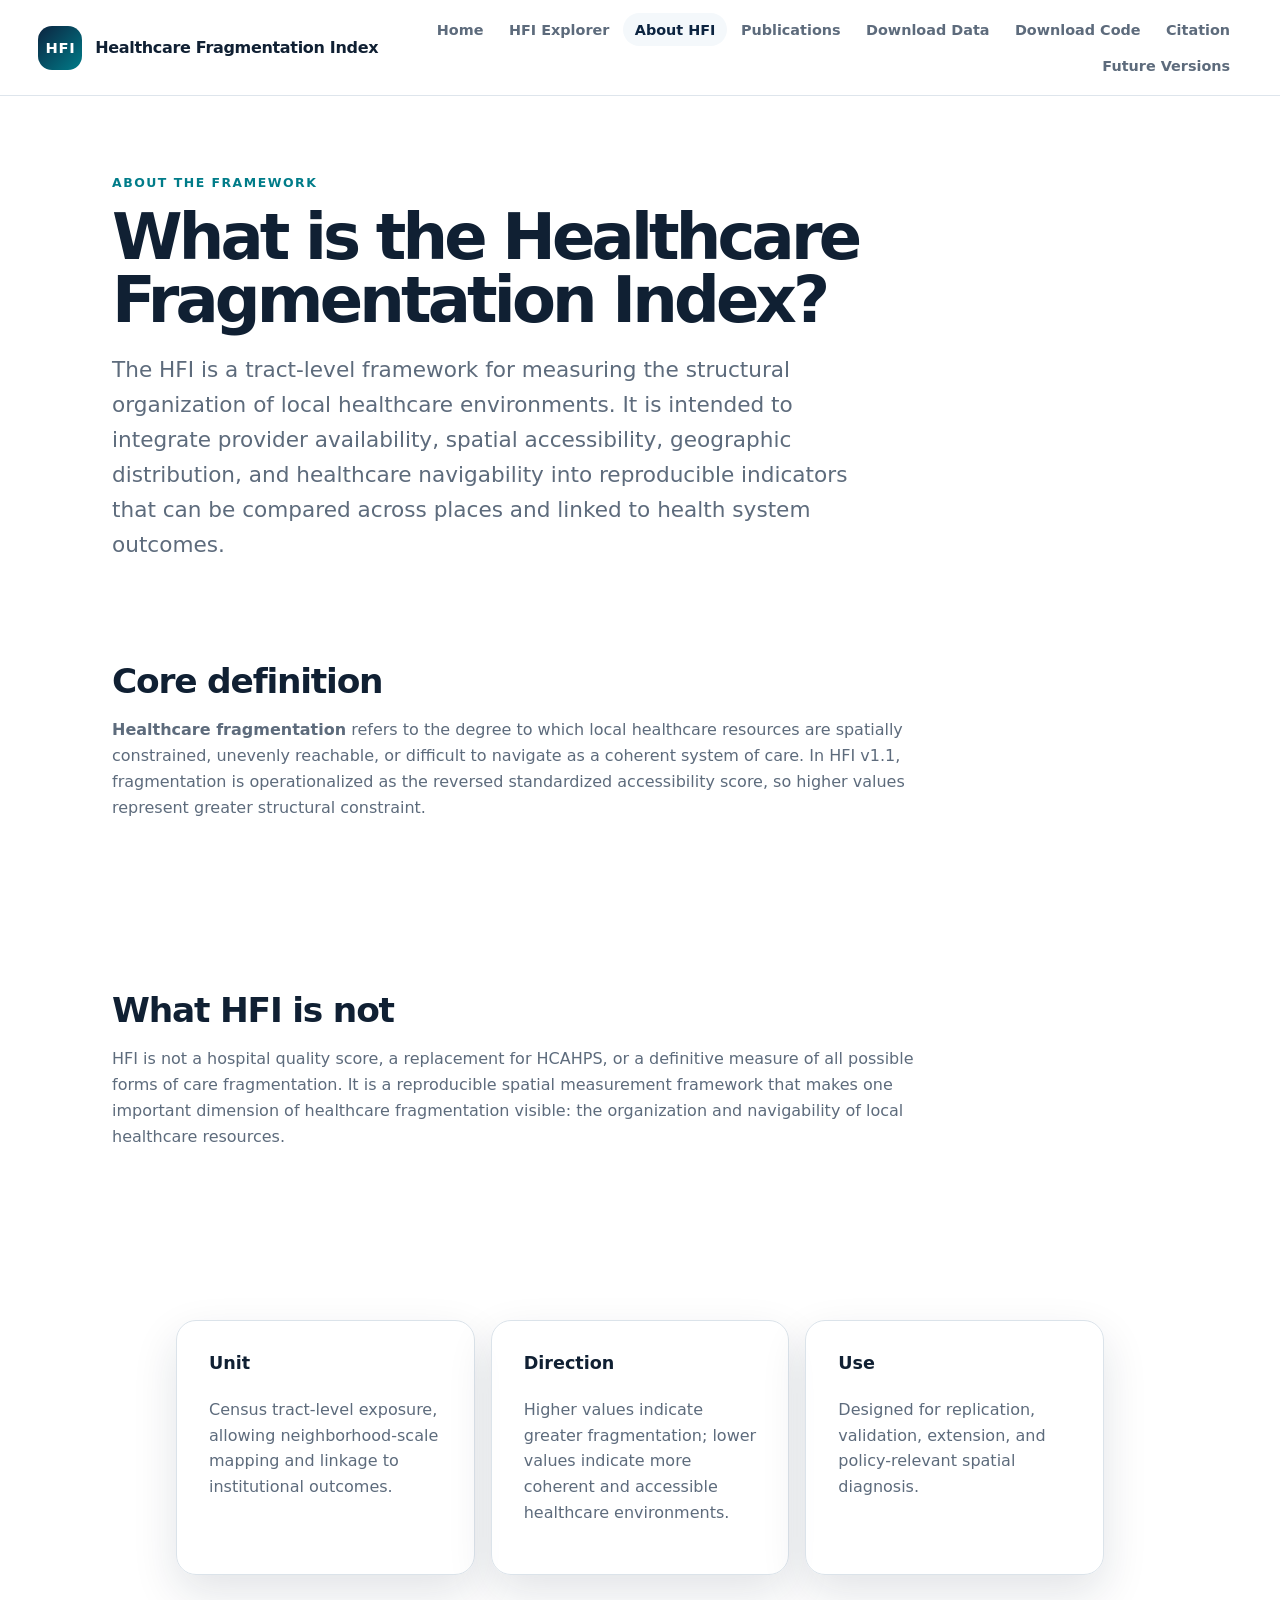
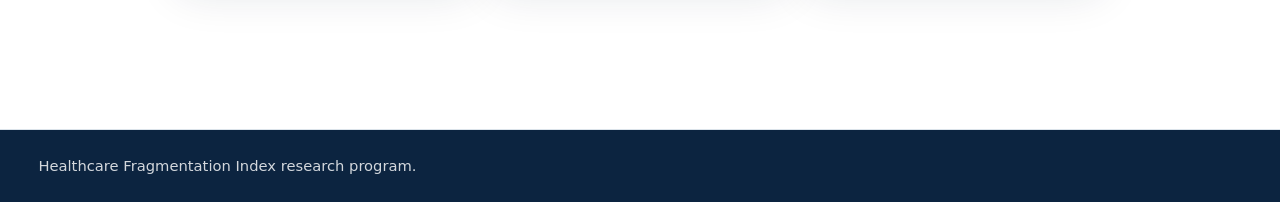
<file: about.html>
<!doctype html>
<html lang="en">
<head>
  <meta charset="utf-8" />
  <meta name="viewport" content="width=device-width, initial-scale=1" />
  <title>About HFI | Healthcare Fragmentation Index</title>
  <link rel="stylesheet" href="assets/css/style.css?v=20260723-code-final3" />
</head>
<body>
  <header class="site-header">
    <a class="brand" href="index.html?v=20260723-code-final3"><span class="brand-mark">HFI</span><span class="brand-text">Healthcare Fragmentation Index</span></a>
    <button class="nav-toggle" aria-expanded="false" aria-controls="site-nav">Menu</button>
    <nav id="site-nav" class="site-nav"><a href="index.html?v=20260723-code-final3">Home</a><a href="explorer.html?v=20260723-code-final3">HFI Explorer</a><a href="about.html?v=20260723-code-final3" class="active">About HFI</a><a href="publications.html?v=20260723-code-final3">Publications</a><a href="data.html?v=20260723-code-final3">Download Data</a><a href="code.html?v=20260723-code-final3">Download Code</a><a href="citation.html?v=20260723-code-final3">Citation</a><a href="future.html?v=20260723-code-final3">Future Versions</a></nav>
  </header>
  <main class="content-page">
    <p class="eyebrow">About the framework</p>
    <h1>What is the Healthcare Fragmentation Index?</h1>
    <p class="lead">The HFI is a tract-level framework for measuring the structural organization of local healthcare environments. It is intended to integrate provider availability, spatial accessibility, geographic distribution, and healthcare navigability into reproducible indicators that can be compared across places and linked to health system outcomes.</p>

    <section class="section narrow">
      <h2>Core definition</h2>
      <p><strong>Healthcare fragmentation</strong> refers to the degree to which local healthcare resources are spatially constrained, unevenly reachable, or difficult to navigate as a coherent system of care. In HFI v1.1, fragmentation is operationalized as the reversed standardized accessibility score, so higher values represent greater structural constraint.</p>
    </section>

    <section class="section narrow">
      <h2>What HFI is not</h2>
      <p>HFI is not a hospital quality score, a replacement for HCAHPS, or a definitive measure of all possible forms of care fragmentation. It is a reproducible spatial measurement framework that makes one important dimension of healthcare fragmentation visible: the organization and navigability of local healthcare resources.</p>
    </section>

    <section class="section cards-3">
      <article><h3>Unit</h3><p>Census tract-level exposure, allowing neighborhood-scale mapping and linkage to institutional outcomes.</p></article>
      <article><h3>Direction</h3><p>Higher values indicate greater fragmentation; lower values indicate more coherent and accessible healthcare environments.</p></article>
      <article><h3>Use</h3><p>Designed for replication, validation, extension, and policy-relevant spatial diagnosis.</p></article>
    </section>
  </main>
  <footer class="site-footer"><p>Healthcare Fragmentation Index research program.</p></footer>
  <script src="assets/js/site.js"></script>
</body>
</html>
</file>
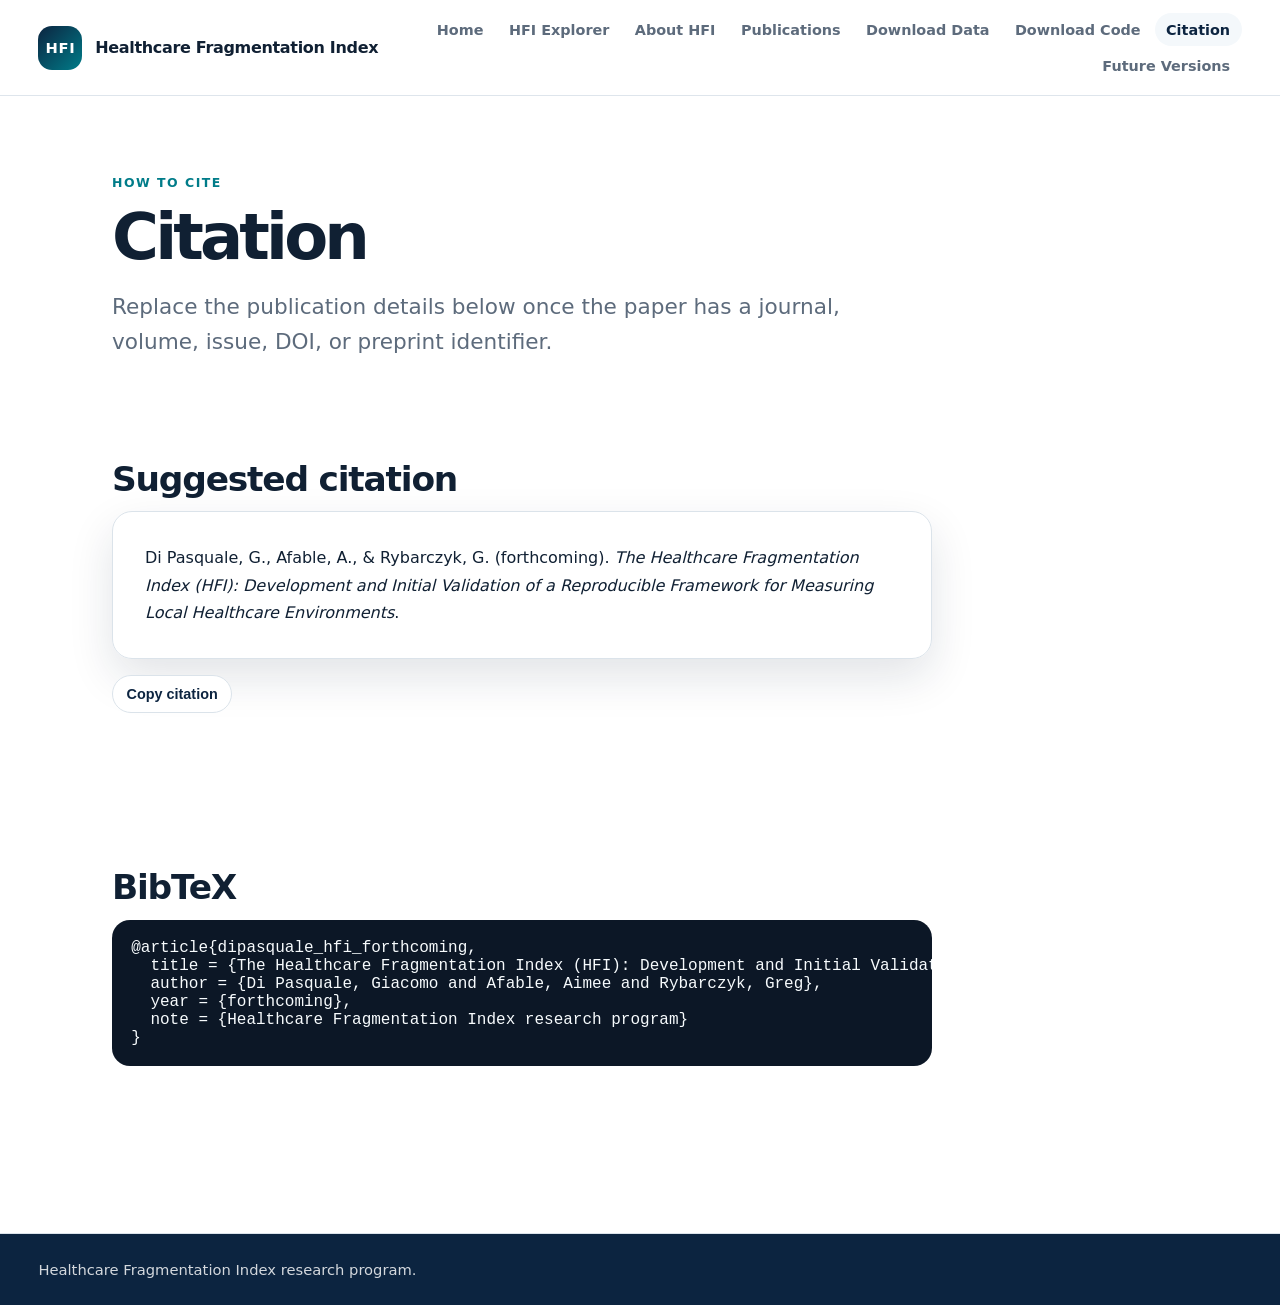
<file: citation.html>
<!doctype html>
<html lang="en">
<head><meta charset="utf-8" /><meta name="viewport" content="width=device-width, initial-scale=1" /><title>Citation | HFI</title><link rel="stylesheet" href="assets/css/style.css?v=20260723-code-final3" /></head>
<body><header class="site-header"><a class="brand" href="index.html?v=20260723-code-final3"><span class="brand-mark">HFI</span><span class="brand-text">Healthcare Fragmentation Index</span></a><button class="nav-toggle" aria-expanded="false" aria-controls="site-nav">Menu</button><nav id="site-nav" class="site-nav"><a href="index.html?v=20260723-code-final3">Home</a><a href="explorer.html?v=20260723-code-final3">HFI Explorer</a><a href="about.html?v=20260723-code-final3">About HFI</a><a href="publications.html?v=20260723-code-final3">Publications</a><a href="data.html?v=20260723-code-final3">Download Data</a><a href="code.html?v=20260723-code-final3">Download Code</a><a href="citation.html?v=20260723-code-final3" class="active">Citation</a><a href="future.html?v=20260723-code-final3">Future Versions</a></nav></header>
<main class="content-page"><p class="eyebrow">How to cite</p><h1>Citation</h1><p class="lead">Replace the publication details below once the paper has a journal, volume, issue, DOI, or preprint identifier.</p><section class="section narrow"><h2>Suggested citation</h2><div class="citation-box">Di Pasquale, G., Afable, A., &amp; Rybarczyk, G. (forthcoming). <em>The Healthcare Fragmentation Index (HFI): Development and Initial Validation of a Reproducible Framework for Measuring Local Healthcare Environments</em>.</div><button class="button small" data-copy="Di Pasquale, G., Afable, A., & Rybarczyk, G. (forthcoming). The Healthcare Fragmentation Index (HFI): Development and Initial Validation of a Reproducible Framework for Measuring Local Healthcare Environments.">Copy citation</button></section><section class="section narrow"><h2>BibTeX</h2><pre><code>@article{dipasquale_hfi_forthcoming,
  title = {The Healthcare Fragmentation Index (HFI): Development and Initial Validation of a Reproducible Framework for Measuring Local Healthcare Environments},
  author = {Di Pasquale, Giacomo and Afable, Aimee and Rybarczyk, Greg},
  year = {forthcoming},
  note = {Healthcare Fragmentation Index research program}
}</code></pre></section></main><footer class="site-footer"><p>Healthcare Fragmentation Index research program.</p></footer><script src="assets/js/site.js"></script></body></html>
</file>
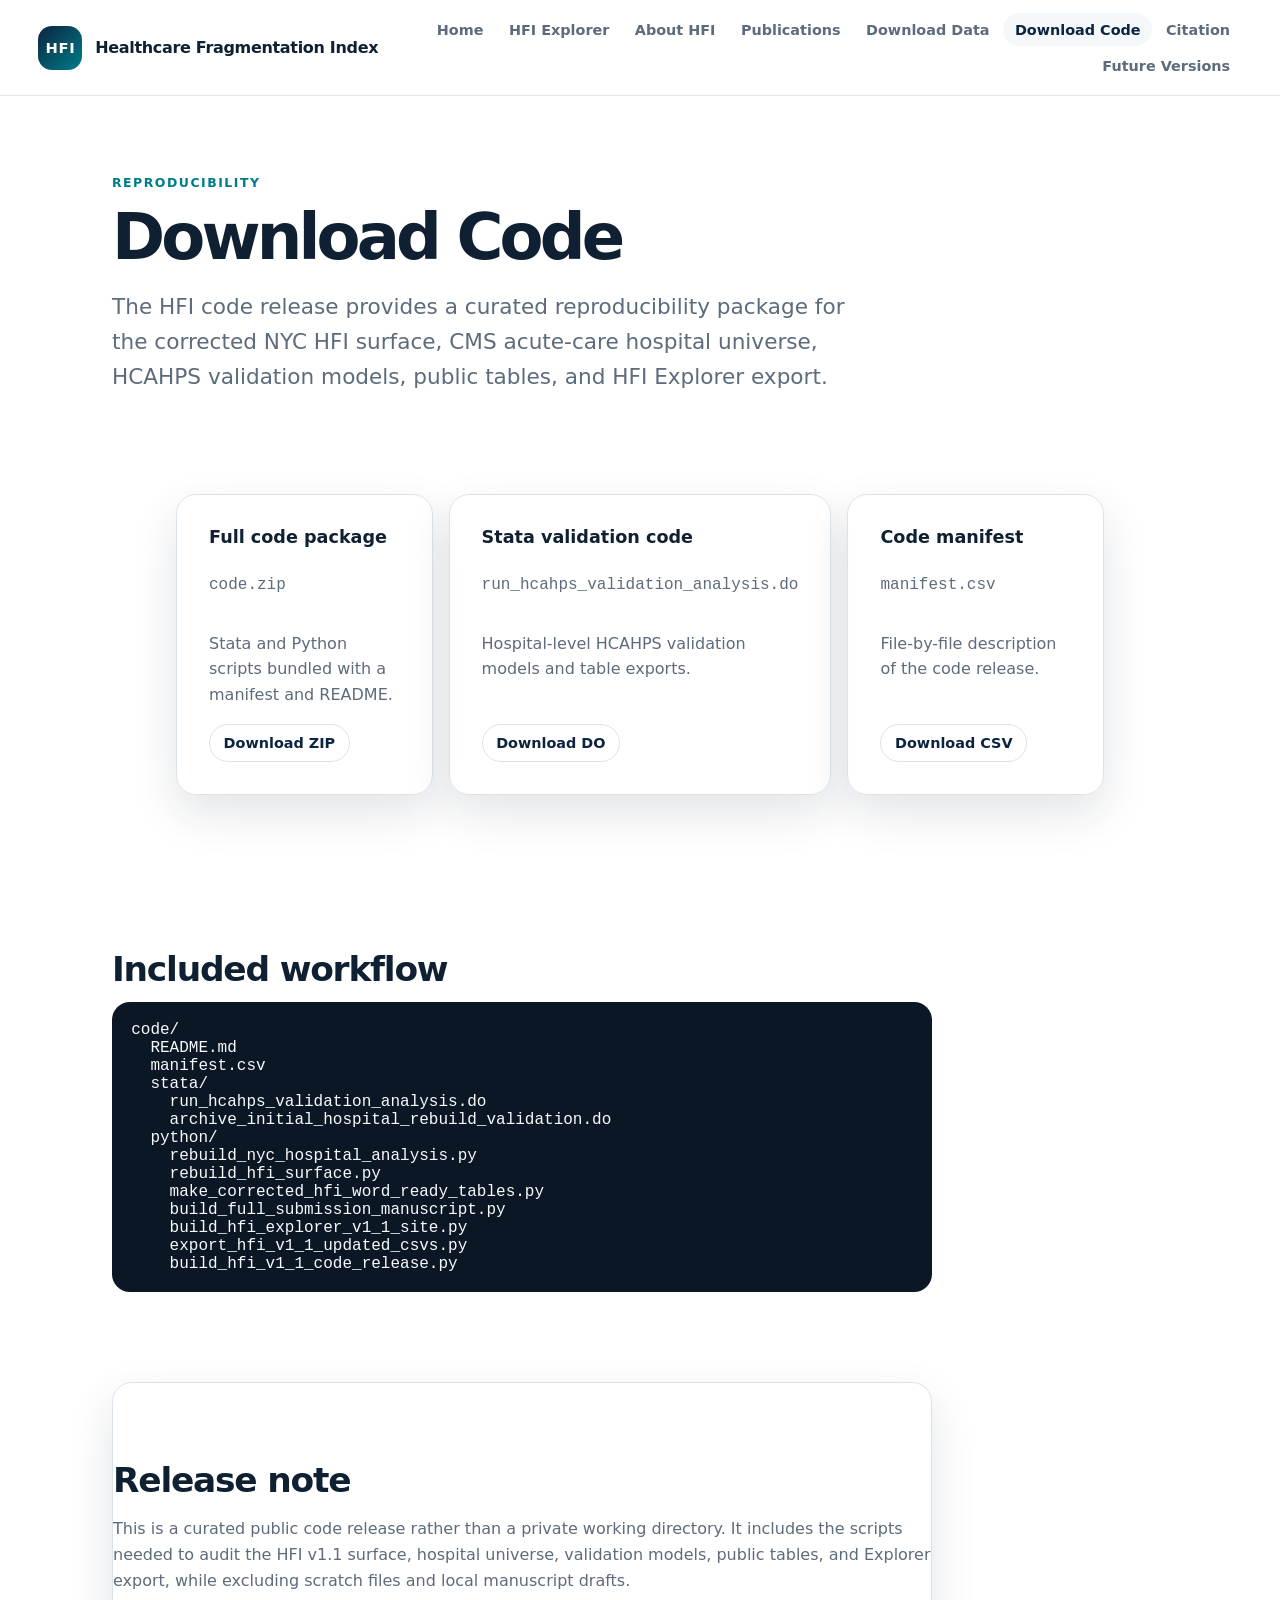
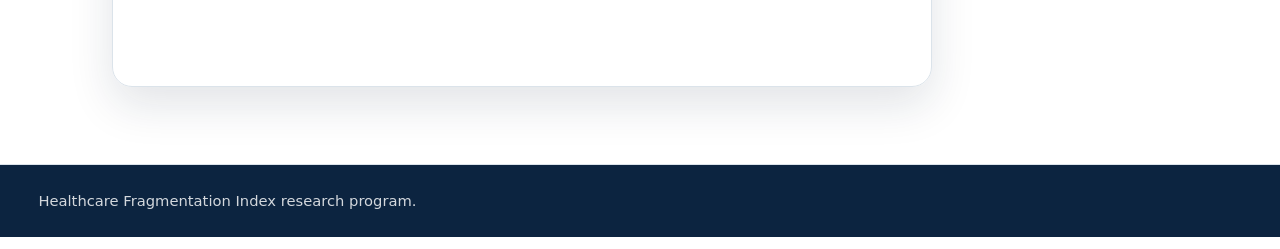
<file: code-release.html>
<!doctype html>
<html lang="en">
<head>
  <meta charset="utf-8" />
  <meta name="viewport" content="width=device-width, initial-scale=1" />
  <meta http-equiv="Cache-Control" content="no-cache, no-store, must-revalidate" />
  <meta http-equiv="Pragma" content="no-cache" />
  <meta http-equiv="Expires" content="0" />
  <title>Download Code | HFI</title>
  <link rel="stylesheet" href="assets/css/style.css?v=20260723-code-final3" />
</head>
<body>
  <header class="site-header">
    <a class="brand" href="index.html?v=20260723-code-final3"><span class="brand-mark">HFI</span><span class="brand-text">Healthcare Fragmentation Index</span></a>
    <button class="nav-toggle" aria-expanded="false" aria-controls="site-nav">Menu</button>
    <nav id="site-nav" class="site-nav">
      <a href="index.html?v=20260723-code-final3">Home</a>
      <a href="explorer.html?v=20260723-code-final3">HFI Explorer</a>
      <a href="about.html?v=20260723-code-final3">About HFI</a>
      <a href="publications.html?v=20260723-code-final3">Publications</a>
      <a href="data.html?v=20260723-code-final3">Download Data</a>
      <a href="code.html?v=20260723-code-final3" class="active">Download Code</a>
      <a href="citation.html?v=20260723-code-final3">Citation</a>
      <a href="future.html?v=20260723-code-final3">Future Versions</a>
    </nav>
  </header>

  <main class="content-page">
    <p class="eyebrow">Reproducibility</p>
    <h1>Download Code</h1>
    <p class="lead">The HFI code release provides a curated reproducibility package for the corrected NYC HFI surface, CMS acute-care hospital universe, HCAHPS validation models, public tables, and HFI Explorer export.</p>

    <section class="section cards-3">
      <article>
        <h3>Full code package</h3>
        <p><code>code.zip</code></p>
        <p>Stata and Python scripts bundled with a manifest and README.</p>
        <a class="button small" href="code.zip" download>Download ZIP</a>
      </article>
      <article>
        <h3>Stata validation code</h3>
        <p><code>run_hcahps_validation_analysis.do</code></p>
        <p>Hospital-level HCAHPS validation models and table exports.</p>
        <a class="button small" href="code/stata/run_hcahps_validation_analysis.do" download>Download DO</a>
      </article>
      <article>
        <h3>Code manifest</h3>
        <p><code>manifest.csv</code></p>
        <p>File-by-file description of the code release.</p>
        <a class="button small" href="code/manifest.csv" download>Download CSV</a>
      </article>
    </section>

    <section class="section narrow">
      <h2>Included workflow</h2>
      <pre><code>code/
  README.md
  manifest.csv
  stata/
    run_hcahps_validation_analysis.do
    archive_initial_hospital_rebuild_validation.do
  python/
    rebuild_nyc_hospital_analysis.py
    rebuild_hfi_surface.py
    make_corrected_hfi_word_ready_tables.py
    build_full_submission_manuscript.py
    build_hfi_explorer_v1_1_site.py
    export_hfi_v1_1_updated_csvs.py
    build_hfi_v1_1_code_release.py</code></pre>
    </section>

    <section class="section narrow muted-box">
      <h2>Release note</h2>
      <p>This is a curated public code release rather than a private working directory. It includes the scripts needed to audit the HFI v1.1 surface, hospital universe, validation models, public tables, and Explorer export, while excluding scratch files and local manuscript drafts.</p>
    </section>
  </main>
  <footer class="site-footer"><p>Healthcare Fragmentation Index research program.</p></footer>
  <script src="assets/js/site.js"></script>
</body>
</html>
</file>
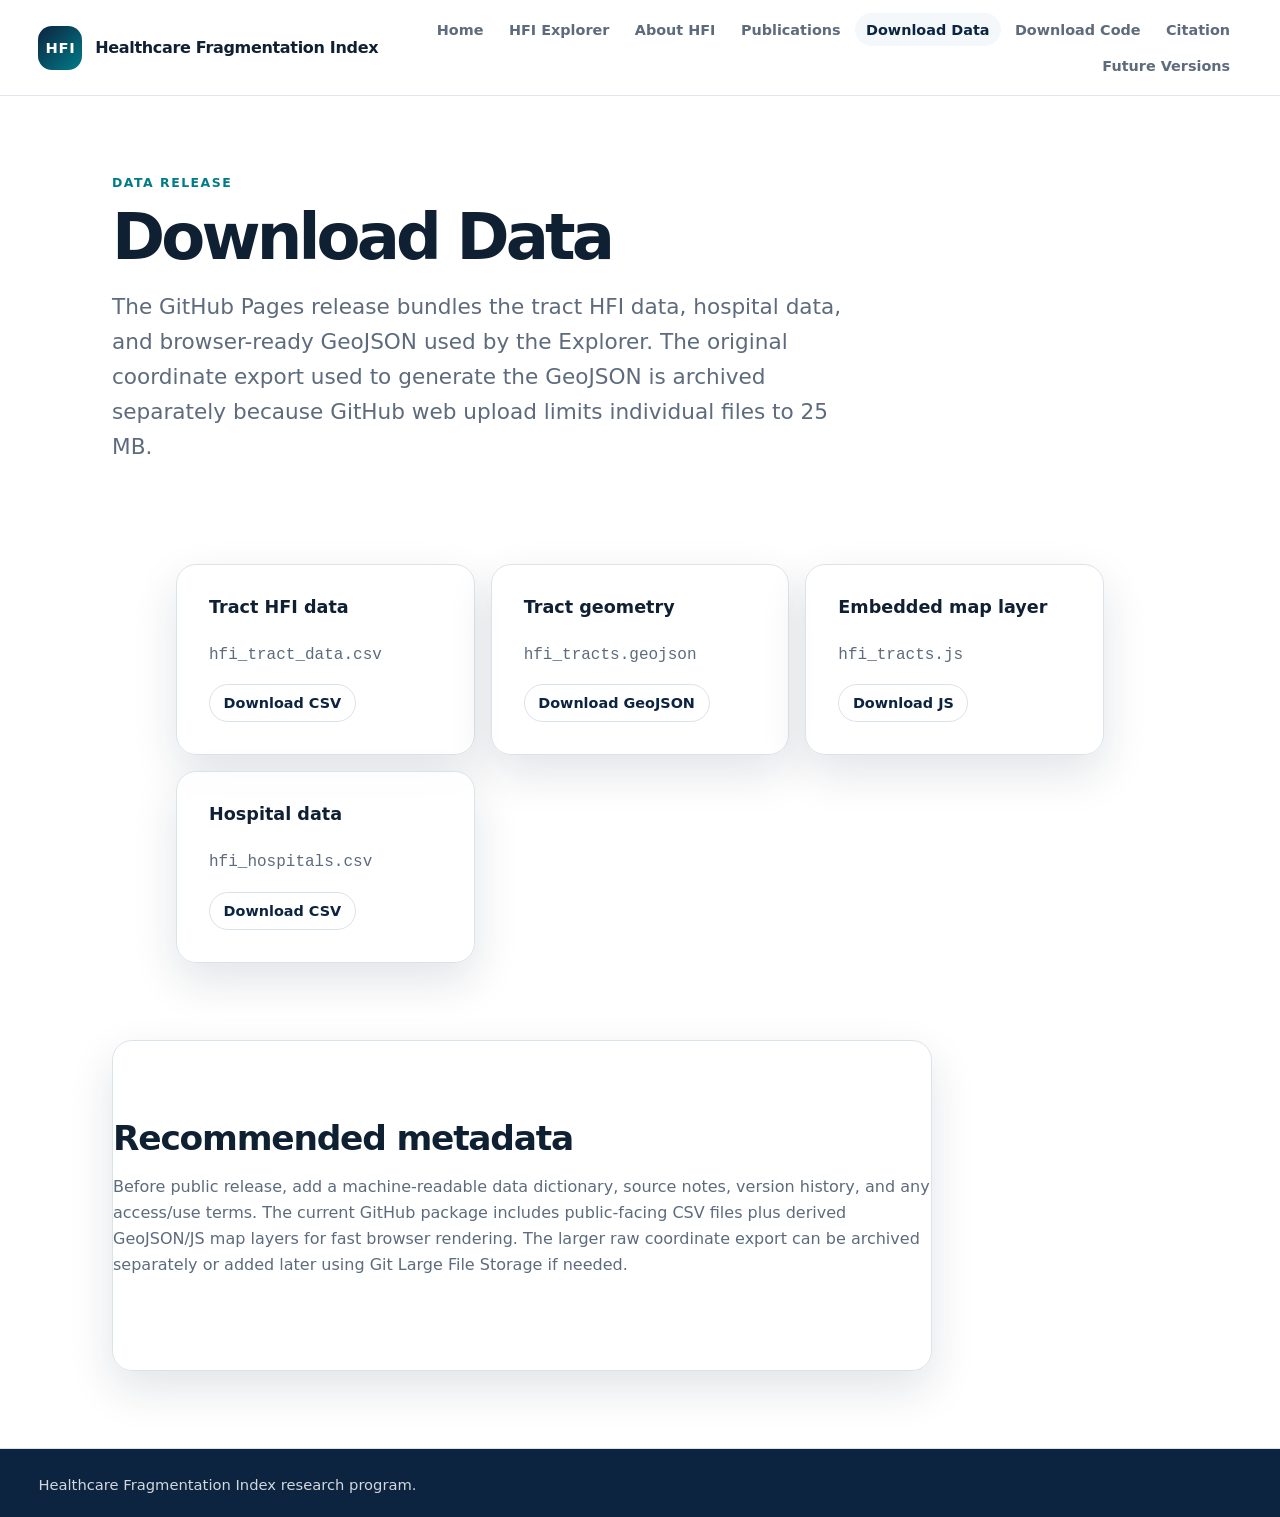
<file: data.html>
<!doctype html>
<html lang="en">
<head><meta charset="utf-8" /><meta name="viewport" content="width=device-width, initial-scale=1" /><title>Download Data | HFI</title><link rel="stylesheet" href="assets/css/style.css?v=20260723-code-final3" /></head>
<body><header class="site-header"><a class="brand" href="index.html?v=20260723-code-final3"><span class="brand-mark">HFI</span><span class="brand-text">Healthcare Fragmentation Index</span></a><button class="nav-toggle" aria-expanded="false" aria-controls="site-nav">Menu</button><nav id="site-nav" class="site-nav"><a href="index.html?v=20260723-code-final3">Home</a><a href="explorer.html?v=20260723-code-final3">HFI Explorer</a><a href="about.html?v=20260723-code-final3">About HFI</a><a href="publications.html?v=20260723-code-final3">Publications</a><a href="data.html?v=20260723-code-final3" class="active">Download Data</a><a href="code.html?v=20260723-code-final3">Download Code</a><a href="citation.html?v=20260723-code-final3">Citation</a><a href="future.html?v=20260723-code-final3">Future Versions</a></nav></header>
<main class="content-page"><p class="eyebrow">Data release</p><h1>Download Data</h1><p class="lead">The GitHub Pages release bundles the tract HFI data, hospital data, and browser-ready GeoJSON used by the Explorer. The original coordinate export used to generate the GeoJSON is archived separately because GitHub web upload limits individual files to 25 MB.</p><section class="section cards-3"><article><h3>Tract HFI data</h3><p><code>hfi_tract_data.csv</code></p><a class="button small" href="data/hfi_tract_data.csv" download>Download CSV</a></article><article><h3>Tract geometry</h3><p><code>hfi_tracts.geojson</code></p><a class="button small" href="data/hfi_tracts.geojson" download>Download GeoJSON</a></article><article><h3>Embedded map layer</h3><p><code>hfi_tracts.js</code></p><a class="button small" href="data/hfi_tracts.js" download>Download JS</a></article><article><h3>Hospital data</h3><p><code>hfi_hospitals.csv</code></p><a class="button small" href="data/hfi_hospitals.csv" download>Download CSV</a></article></section><section class="section narrow muted-box"><h2>Recommended metadata</h2><p>Before public release, add a machine-readable data dictionary, source notes, version history, and any access/use terms. The current GitHub package includes public-facing CSV files plus derived GeoJSON/JS map layers for fast browser rendering. The larger raw coordinate export can be archived separately or added later using Git Large File Storage if needed.</p></section></main><footer class="site-footer"><p>Healthcare Fragmentation Index research program.</p></footer><script src="assets/js/site.js"></script></body></html>
</file>
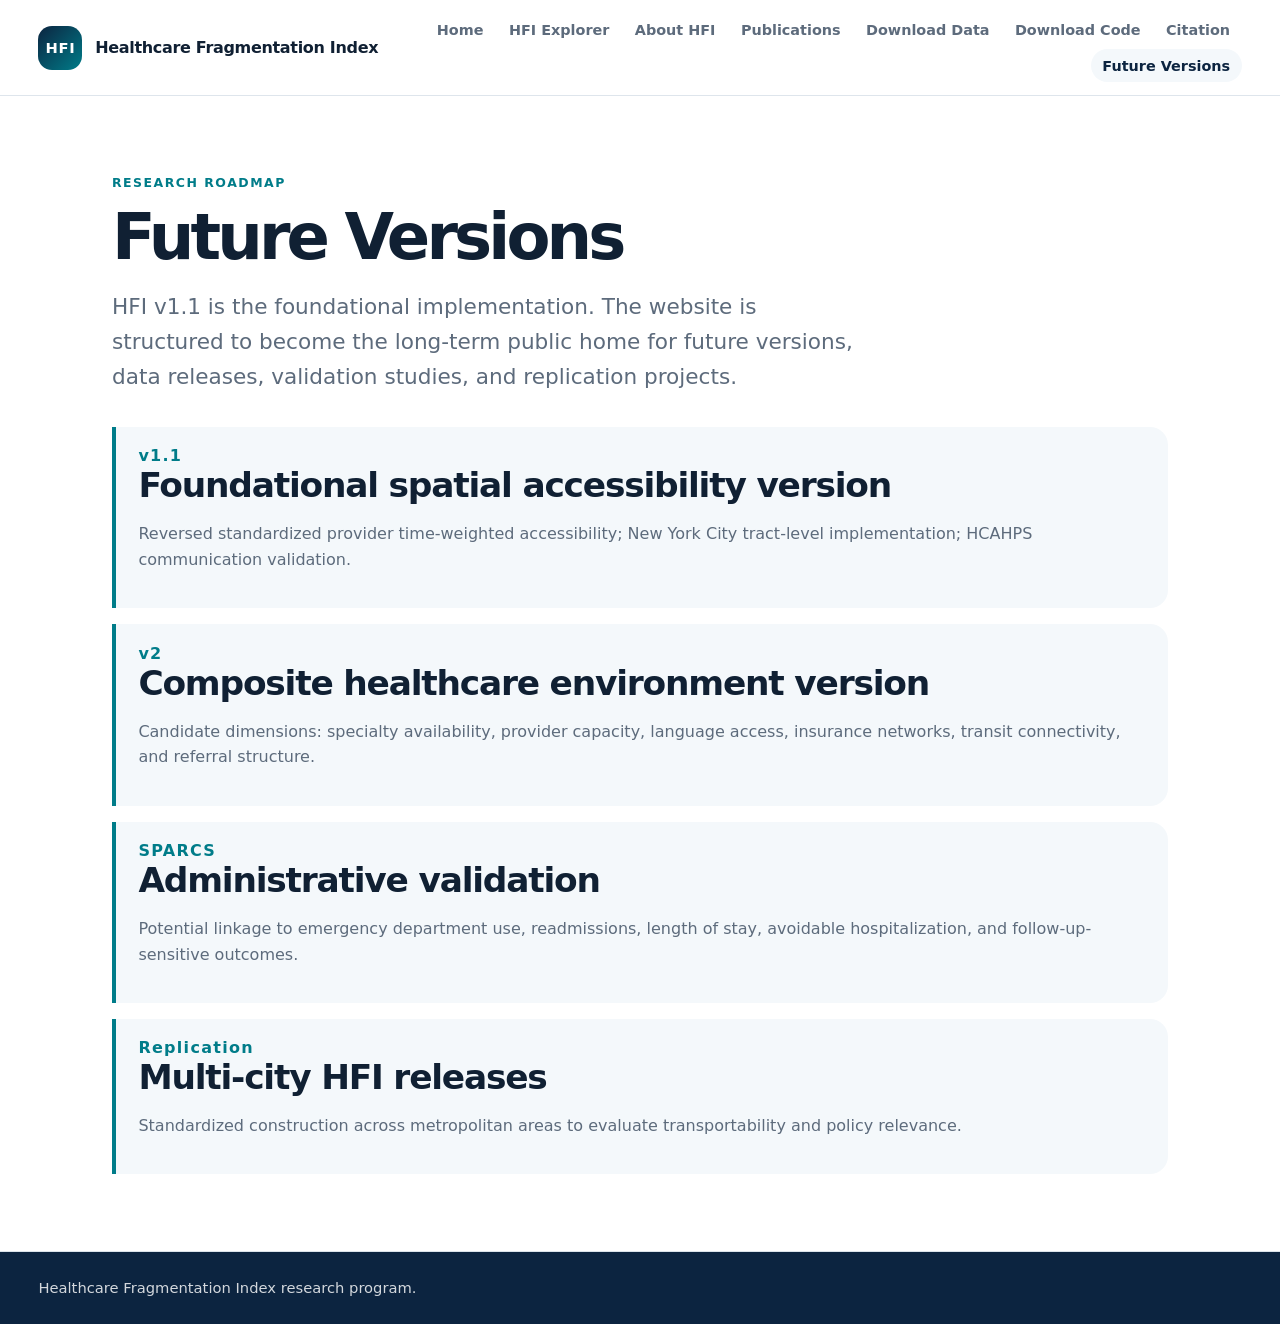
<file: future.html>
<!doctype html>
<html lang="en">
<head><meta charset="utf-8" /><meta name="viewport" content="width=device-width, initial-scale=1" /><title>Future Versions | HFI</title><link rel="stylesheet" href="assets/css/style.css?v=20260723-code-final3" /></head>
<body><header class="site-header"><a class="brand" href="index.html?v=20260723-code-final3"><span class="brand-mark">HFI</span><span class="brand-text">Healthcare Fragmentation Index</span></a><button class="nav-toggle" aria-expanded="false" aria-controls="site-nav">Menu</button><nav id="site-nav" class="site-nav"><a href="index.html?v=20260723-code-final3">Home</a><a href="explorer.html?v=20260723-code-final3">HFI Explorer</a><a href="about.html?v=20260723-code-final3">About HFI</a><a href="publications.html?v=20260723-code-final3">Publications</a><a href="data.html?v=20260723-code-final3">Download Data</a><a href="code.html?v=20260723-code-final3">Download Code</a><a href="citation.html?v=20260723-code-final3">Citation</a><a href="future.html?v=20260723-code-final3" class="active">Future Versions</a></nav></header>
<main class="content-page"><p class="eyebrow">Research roadmap</p><h1>Future Versions</h1><p class="lead">HFI v1.1 is the foundational implementation. The website is structured to become the long-term public home for future versions, data releases, validation studies, and replication projects.</p><section class="timeline"><article><span>v1.1</span><h2>Foundational spatial accessibility version</h2><p>Reversed standardized provider time-weighted accessibility; New York City tract-level implementation; HCAHPS communication validation.</p></article><article><span>v2</span><h2>Composite healthcare environment version</h2><p>Candidate dimensions: specialty availability, provider capacity, language access, insurance networks, transit connectivity, and referral structure.</p></article><article><span>SPARCS</span><h2>Administrative validation</h2><p>Potential linkage to emergency department use, readmissions, length of stay, avoidable hospitalization, and follow-up-sensitive outcomes.</p></article><article><span>Replication</span><h2>Multi-city HFI releases</h2><p>Standardized construction across metropolitan areas to evaluate transportability and policy relevance.</p></article></section></main><footer class="site-footer"><p>Healthcare Fragmentation Index research program.</p></footer><script src="assets/js/site.js"></script></body></html>
</file>
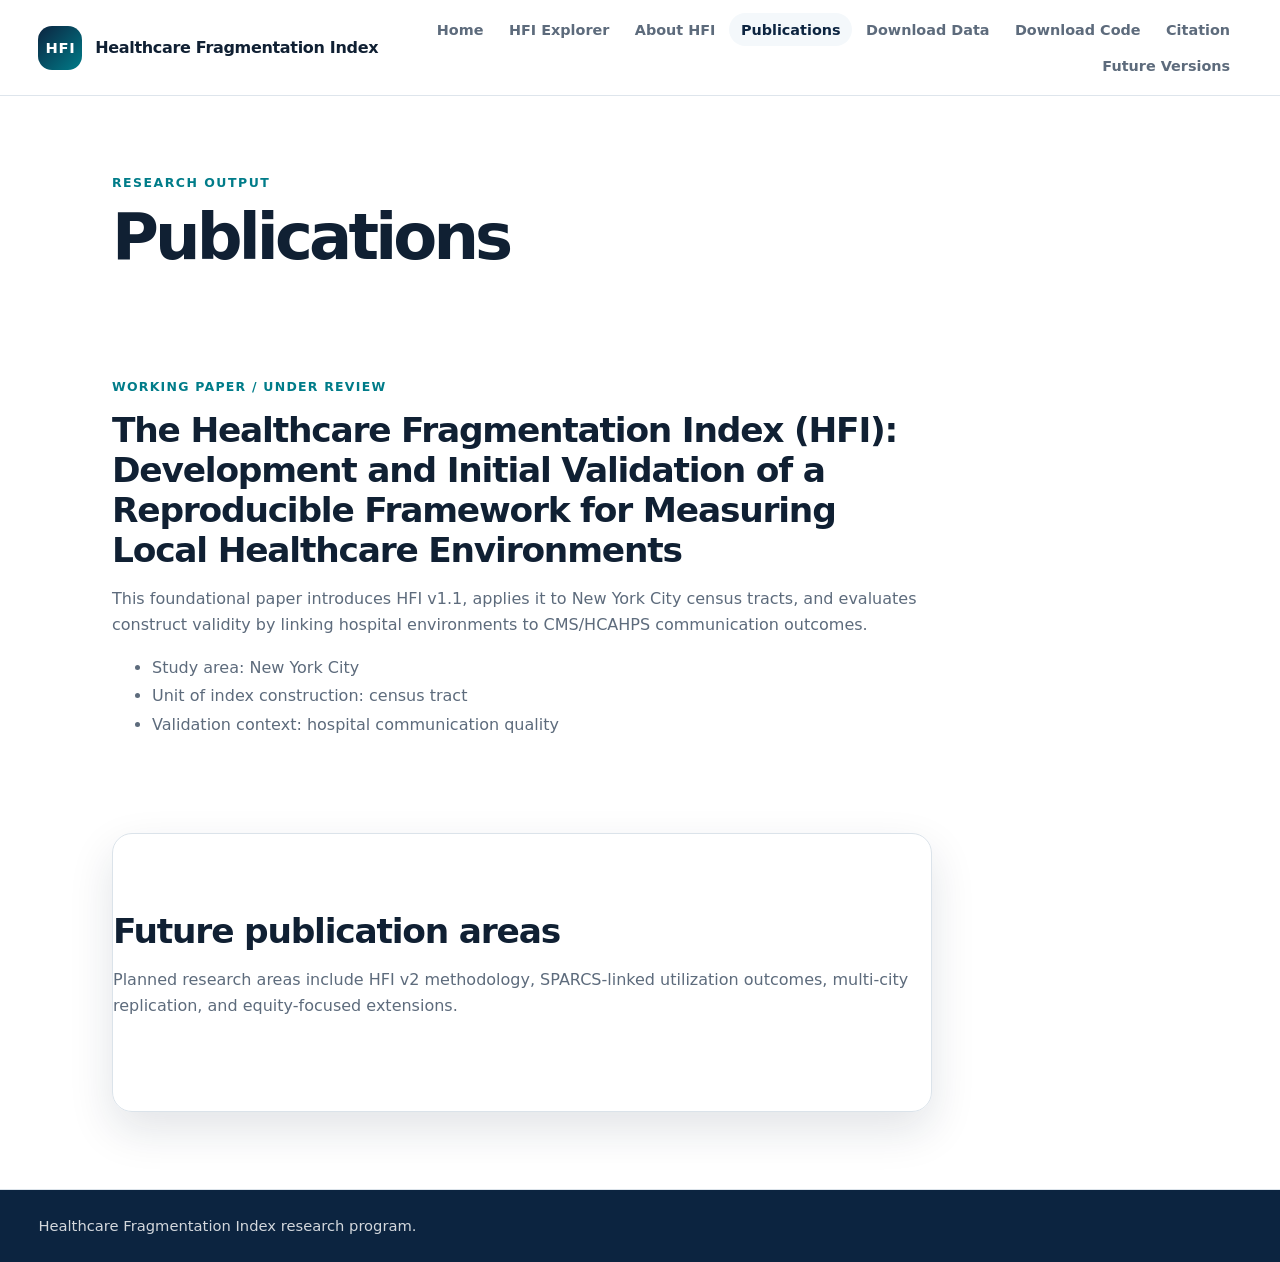
<file: publications.html>
<!doctype html>
<html lang="en">
<head><meta charset="utf-8" /><meta name="viewport" content="width=device-width, initial-scale=1" /><title>Publications | HFI</title><link rel="stylesheet" href="assets/css/style.css?v=20260723-code-final3" /></head>
<body><header class="site-header"><a class="brand" href="index.html?v=20260723-code-final3"><span class="brand-mark">HFI</span><span class="brand-text">Healthcare Fragmentation Index</span></a><button class="nav-toggle" aria-expanded="false" aria-controls="site-nav">Menu</button><nav id="site-nav" class="site-nav"><a href="index.html?v=20260723-code-final3">Home</a><a href="explorer.html?v=20260723-code-final3">HFI Explorer</a><a href="about.html?v=20260723-code-final3">About HFI</a><a href="publications.html?v=20260723-code-final3" class="active">Publications</a><a href="data.html?v=20260723-code-final3">Download Data</a><a href="code.html?v=20260723-code-final3">Download Code</a><a href="citation.html?v=20260723-code-final3">Citation</a><a href="future.html?v=20260723-code-final3">Future Versions</a></nav></header>
<main class="content-page"><p class="eyebrow">Research output</p><h1>Publications</h1><section class="section narrow publication-list"><article><p class="pub-status">Working paper / under review</p><h2>The Healthcare Fragmentation Index (HFI): Development and Initial Validation of a Reproducible Framework for Measuring Local Healthcare Environments</h2><p>This foundational paper introduces HFI v1.1, applies it to New York City census tracts, and evaluates construct validity by linking hospital environments to CMS/HCAHPS communication outcomes.</p><ul class="clean-list"><li>Study area: New York City</li><li>Unit of index construction: census tract</li><li>Validation context: hospital communication quality</li></ul></article></section><section class="section narrow muted-box"><h2>Future publication areas</h2><p>Planned research areas include HFI v2 methodology, SPARCS-linked utilization outcomes, multi-city replication, and equity-focused extensions.</p></section></main><footer class="site-footer"><p>Healthcare Fragmentation Index research program.</p></footer><script src="assets/js/site.js"></script></body></html>
</file>
<file: assets/css/style.css>
:root {
  --ink: #102033;
  --muted: #5d6b7c;
  --line: #dbe3ea;
  --soft: #f4f8fb;
  --paper: #ffffff;
  --navy: #0c2440;
  --blue: #1e5b8f;
  --teal: #007c89;
  --amber: #b86e00;
  --red: #8f2d2d;
  --shadow: 0 18px 45px rgba(13, 35, 58, .12);
  --radius: 20px;
  font-family: Inter, ui-sans-serif, system-ui, -apple-system, BlinkMacSystemFont, "Segoe UI", sans-serif;
}
* { box-sizing: border-box; }
html { scroll-behavior: smooth; }
body { margin: 0; color: var(--ink); background: var(--paper); }
a { color: inherit; }
.site-header {
  position: sticky; top: 0; z-index: 1000; display: flex; align-items: center; justify-content: space-between; gap: 1rem;
  min-height: 72px; padding: .8rem clamp(1rem, 3vw, 2.4rem); border-bottom: 1px solid rgba(219,227,234,.9);
  background: rgba(255,255,255,.92); backdrop-filter: blur(16px);
}
.brand { display: flex; align-items: center; gap: .8rem; text-decoration: none; font-weight: 750; letter-spacing: -.02em; }
.brand-mark { display: grid; place-items: center; width: 44px; height: 44px; border-radius: 14px; background: linear-gradient(135deg, var(--navy), var(--teal)); color: #fff; font-size: .92rem; letter-spacing: .04em; }
.brand-text { font-size: 1rem; white-space: nowrap; }
.site-nav { display: flex; align-items: center; gap: .15rem; flex-wrap: wrap; justify-content: flex-end; }
.site-nav a { text-decoration: none; color: var(--muted); padding: .55rem .72rem; border-radius: 999px; font-size: .9rem; font-weight: 650; }
.site-nav a:hover, .site-nav a.active { background: var(--soft); color: var(--navy); }
.nav-toggle { display: none; border: 1px solid var(--line); background: #fff; padding: .55rem .8rem; border-radius: 999px; font-weight: 700; }
.hero { display: grid; grid-template-columns: minmax(0, 1.2fr) minmax(320px, .8fr); gap: clamp(2rem, 6vw, 5rem); padding: clamp(4rem, 8vw, 7rem) clamp(1rem, 5vw, 5rem); background: linear-gradient(135deg, #fff 0%, #f7fbfd 58%, #edf7f8 100%); }
.eyebrow { color: var(--teal); text-transform: uppercase; letter-spacing: .12em; font-size: .78rem; font-weight: 800; margin: 0 0 .8rem; }
.release-badge { display: inline-flex; align-items: center; min-height: 34px; border: 1px solid #cfe5eb; border-radius: 999px; background: #f3fbfc; color: var(--teal); padding: .38rem .7rem; font-size: .82rem; font-weight: 850; margin-bottom: 1rem; }
h1 { font-size: clamp(2.3rem, 6vw, 5rem); line-height: .98; letter-spacing: -.06em; margin: 0 0 1.2rem; }
h2 { font-size: clamp(1.45rem, 3vw, 2.15rem); letter-spacing: -.035em; margin: 0 0 .8rem; }
h3 { margin: 0 0 .5rem; font-size: 1.1rem; }
p { color: var(--muted); line-height: 1.62; }
.lead { font-size: clamp(1.08rem, 2vw, 1.35rem); max-width: 760px; }
.hero-actions { display: flex; gap: .8rem; flex-wrap: wrap; margin-top: 1.8rem; }
.button { display: inline-flex; align-items: center; justify-content: center; min-height: 44px; border-radius: 999px; padding: .75rem 1.05rem; text-decoration: none; border: 1px solid var(--line); font-weight: 750; cursor: pointer; }
.button.primary { background: var(--navy); color: #fff; border-color: var(--navy); box-shadow: var(--shadow); }
.button.secondary, .button.small { background: #fff; color: var(--navy); }
.button.small { min-height: 38px; padding: .55rem .85rem; font-size: .9rem; }
.hero-card, .cards-3 article, .muted-box, .citation-box { background: rgba(255,255,255,.88); border: 1px solid var(--line); border-radius: var(--radius); box-shadow: var(--shadow); padding: clamp(1.2rem, 3vw, 2rem); }
.card-kicker { display: inline-flex; background: #e9f6f7; color: var(--teal); border-radius: 999px; padding: .4rem .7rem; font-weight: 800; font-size: .82rem; }
.mini-map-preview { position: relative; margin: 1rem 0 1.15rem; border: 1px solid #d8e6ec; border-radius: 18px; overflow: hidden; background: linear-gradient(135deg, #f9fcfd, #eaf3f6); }
.mini-map-preview svg { display: block; width: 100%; height: auto; min-height: 132px; }
.mini-map-preview .mini-grid { stroke: rgba(16,32,51,.06); stroke-width: 1; }
.mini-map-preview .mini-tract-dot { opacity: .78; }
.mini-map-preview .mini-hospital-dot { fill: var(--navy); stroke: #fff; stroke-width: 3; filter: drop-shadow(0 5px 10px rgba(16,32,51,.28)); }
.mini-map-preview .mini-caption { fill: var(--muted); font-size: 12px; font-weight: 800; letter-spacing: .08em; text-transform: uppercase; }
.stat-grid { display: grid; grid-template-columns: repeat(2, 1fr); gap: .75rem; margin: 1.2rem 0; }
.stat-grid div, .metric-cards div { border: 1px solid var(--line); border-radius: 16px; padding: 1rem; background: #fff; }
.stat-grid strong, .metric-cards strong { display: block; font-size: 1.55rem; color: var(--navy); }
.stat-grid span, .metric-cards span { display: block; color: var(--muted); font-size: .86rem; }
.section { padding: clamp(2.5rem, 6vw, 5rem) clamp(1rem, 5vw, 5rem); }
.section-heading { max-width: 760px; margin-bottom: 1.5rem; }
.split { display: grid; grid-template-columns: minmax(0, .9fr) minmax(320px, 1.1fr); gap: 2rem; align-items: center; }
.concept-flow { display: grid; grid-template-columns: 1fr auto 1fr auto 1fr auto 1fr; gap: .6rem; align-items: center; }
.concept-flow div { min-height: 90px; display: grid; place-items: center; text-align: center; padding: 1rem; border-radius: 18px; color: #fff; font-weight: 800; background: linear-gradient(135deg, var(--navy), var(--blue)); }
.concept-flow span { color: var(--teal); font-weight: 900; }
.measure-section { background: #fff; }
.measure-strip { display: grid; grid-template-columns: repeat(4, 1fr); border: 1px solid var(--line); border-radius: 20px; overflow: hidden; background: #fff; box-shadow: 0 14px 35px rgba(13,35,58,.08); }
.measure-strip article { min-height: 190px; padding: 1.25rem; border-right: 1px solid var(--line); }
.measure-strip article:last-child { border-right: 0; }
.measure-strip span { display: inline-flex; margin-bottom: 1.3rem; color: var(--teal); font-weight: 900; letter-spacing: .08em; font-size: .82rem; }
.cards-3 { display: grid; grid-template-columns: repeat(3, 1fr); gap: 1rem; }
.cards-3 article { display: flex; flex-direction: column; align-items: flex-start; }
.cards-3 article .button { margin-top: auto; }
.use-hfi { background: linear-gradient(180deg, #f7fbfd 0%, #fff 100%); }
.callout { display: flex; justify-content: space-between; gap: 2rem; align-items: center; background: var(--soft); margin: 0 clamp(1rem, 5vw, 5rem) clamp(2rem, 5vw, 4rem); border-radius: 28px; }
.content-page { max-width: 1120px; margin: 0 auto; padding: clamp(3rem, 6vw, 5rem) clamp(1rem, 4vw, 2rem); }
.content-page h1 { font-size: clamp(2.3rem, 5vw, 4rem); }
.narrow { max-width: 820px; padding-left: 0; padding-right: 0; }
.clean-list { color: var(--muted); line-height: 1.8; }
.pub-status { color: var(--teal); font-weight: 800; text-transform: uppercase; letter-spacing: .1em; font-size: .78rem; }
pre { background: #0c1726; color: #f7fbfd; border-radius: 18px; padding: 1.2rem; overflow: auto; }
code { font-family: ui-monospace, SFMono-Regular, Menlo, Consolas, monospace; }
.citation-box { margin-bottom: 1rem; color: var(--ink); line-height: 1.7; }
.timeline { display: grid; gap: 1rem; margin-top: 2rem; }
.timeline article { border-left: 4px solid var(--teal); padding: 1.2rem 1.4rem; background: var(--soft); border-radius: 0 18px 18px 0; }
.timeline span { color: var(--teal); font-weight: 900; letter-spacing: .08em; }
.site-footer { border-top: 1px solid var(--line); padding: 1.5rem clamp(1rem, 4vw, 2.4rem); background: var(--navy); }
.site-footer p { color: rgba(255,255,255,.82); margin: 0; font-size: .92rem; }
.explorer-body { height: 100vh; height: 100dvh; overflow: hidden; }
.explorer-header { position: relative; z-index: 1200; }
.explorer-shell { position: fixed; top: var(--hfi-header-height, 72px); left: 0; right: 0; bottom: 0; display: grid; grid-template-columns: 400px minmax(0, 1fr); min-height: 0; background: #e8eef3; }
.explorer-panel { overflow: auto; border-right: 1px solid var(--line); background: linear-gradient(180deg, #fff 0%, #f8fbfd 100%); padding: 1rem; z-index: 500; min-height: 0; box-shadow: 8px 0 28px rgba(13, 35, 58, .06); }
.explorer-panel h1 { font-size: 2rem; margin-bottom: .6rem; }
.explorer-intro p:last-child { margin-bottom: 0; }
.panel-section { border-bottom: 1px solid var(--line); padding: 1rem 0; }
.panel-section:first-child { padding-top: 0; }
.panel-section label { display: block; font-weight: 750; margin-bottom: .45rem; }
input[type="search"], select { width: 100%; border: 1px solid var(--line); border-radius: 14px; min-height: 44px; padding: .75rem; font: inherit; color: var(--ink); background: #fff; }
.explorer-summary { display: grid; grid-template-columns: 1fr 1fr; gap: .6rem; margin: .85rem 0 .25rem; }
.explorer-summary div { border: 1px solid #d7e8ee; border-radius: 14px; padding: .75rem .8rem; background: #fff; box-shadow: 0 8px 18px rgba(13,35,58,.05); }
.explorer-summary div:first-child { grid-column: span 2; background: #f3fbfc; }
.explorer-summary strong { display: block; color: var(--navy); font-size: 1.35rem; line-height: 1; }
.explorer-summary span { display: block; color: var(--muted); font-size: .82rem; margin-top: .2rem; }
.search-section input { margin-bottom: .65rem; }
.search-actions { display: flex; justify-content: flex-end; gap: .5rem; }
.search-actions button { min-height: 38px; border: 1px solid var(--line); border-radius: 999px; padding: .55rem .75rem; background: #fff; color: var(--navy); font-weight: 800; cursor: pointer; }
.search-actions button:hover { transform: translateY(-1px); box-shadow: 0 8px 20px rgba(16,32,51,.1); }
.two-col-controls { display: grid; grid-template-columns: 1fr 1fr; gap: .6rem; }
.two-col-controls label { border: 1px solid var(--line); padding: .75rem; border-radius: 14px; display: flex; align-items: center; gap: .6rem; background: #fff; }
.control-card input { width: 18px; height: 18px; accent-color: var(--teal); flex: 0 0 auto; }
.control-card span { display: grid; gap: .05rem; }
.control-card strong { color: var(--navy); font-size: .92rem; }
.control-card small { color: var(--muted); font-size: .75rem; font-weight: 700; }
.metric-cards { display: grid; grid-template-columns: 1fr; gap: .6rem; }
.compact-metrics { display: none; }
.data-status { border-radius: 16px; padding: .85rem; background: #fff8e9; color: #7a4a00; border: 1px solid #f2d9a5; font-weight: 700; }
.data-status.ready { background: #edf8f3; color: #0d6949; border-color: #bfe6d5; }
.data-status.error { background: #fff0f0; color: #8f2d2d; border-color: #f0c1c1; }
.map-wrap { min-width: 0; min-height: 0; position: relative; overflow: hidden; background: #e8eef3; width: 100%; height: 100%; }
.map-wrap #map, #map { position: relative; display: block; height: 100%; width: 100%; min-height: 0; background: #e8eef3; }
.leaflet-container { height: 100% !important; width: 100% !important; }
.leaflet-pane, .leaflet-tile, .leaflet-marker-icon, .leaflet-marker-shadow, .leaflet-tile-container, .leaflet-pane > svg, .leaflet-pane > canvas, .leaflet-zoom-box, .leaflet-image-layer, .leaflet-layer { position: absolute; }
.legend { display: grid; gap: .4rem; }
.legend-row { display: grid; grid-template-columns: 26px 1fr; gap: .55rem; align-items: center; font-size: .84rem; color: var(--muted); }
.legend-swatch { width: 26px; height: 18px; border-radius: 5px; border: 1px solid rgba(0,0,0,.08); }
.note { font-size: .86rem; }
.feature-info { background: #fff; border: 1px solid var(--line); border-radius: 16px; padding: 1rem !important; margin: 1rem 0; box-shadow: 0 8px 18px rgba(13,35,58,.05); }
.feature-info.has-selection { border-color: #9ed6df; box-shadow: 0 12px 24px rgba(0,124,137,.12); }
.feature-info h2 { font-size: 1.05rem; margin-bottom: .25rem; }
.feature-kicker { display: inline-flex; color: var(--teal); text-transform: uppercase; letter-spacing: .1em; font-size: .72rem; font-weight: 900; margin-bottom: .35rem; }
.info-table { width: 100%; border-collapse: collapse; font-size: .9rem; }
.info-table th, .info-table td { border-bottom: 1px solid var(--line); padding: .45rem 0; text-align: left; vertical-align: top; }
.info-table th { color: var(--muted); font-weight: 750; width: 44%; }
.leaflet-popup-content { font: 14px/1.45 Inter, system-ui, sans-serif; color: var(--ink); }
.popup-card { min-width: 210px; }
.popup-card strong { display: block; color: var(--navy); font-size: 1rem; margin-bottom: .35rem; }
.popup-card span { display: block; color: var(--muted); margin-top: .12rem; }
.leaflet-control-layers { border: 1px solid var(--line)!important; box-shadow: var(--shadow)!important; border-radius: 14px!important; }
.map-toolbar { position: absolute; z-index: 900; top: 1rem; right: 1rem; display: flex; gap: .55rem; flex-wrap: wrap; }
.map-toolbar button { border: 1px solid rgba(16,32,51,.18); background: rgba(255,255,255,.94); color: var(--navy); border-radius: 999px; padding: .58rem .78rem; font-weight: 800; box-shadow: 0 10px 25px rgba(16,32,51,.12); cursor: pointer; }
.map-toolbar button:hover { background: #fff; transform: translateY(-1px); }
.legend-wrap h2, .feature-info h2, .method-card h2 { font-size: 1.02rem; letter-spacing: -.02em; }
.legend-gradient { height: 14px; border-radius: 999px; border: 1px solid rgba(16,32,51,.16); background: linear-gradient(90deg, #2c7bb6, #abd9e9, #ffffbf, #fdae61, #d7191c); margin: .55rem 0 .75rem; }
.method-card { background: #f4f9fb; margin-top: .25rem; border-radius: 16px; border: 1px solid #d7e8ee; padding: 1rem !important; }
.method-card p { margin-bottom: 0; }
.leaflet-interactive { outline: none; cursor: pointer; }
.leaflet-container { cursor: grab; }
.leaflet-container:active { cursor: grabbing; }
.leaflet-control-zoom a { color: var(--navy)!important; }

@media (max-width: 980px) {
  .nav-toggle { display: inline-flex; }
  .site-nav { position: absolute; display: none; top: 72px; right: 1rem; left: 1rem; background: #fff; border: 1px solid var(--line); border-radius: 20px; padding: .8rem; box-shadow: var(--shadow); }
  .site-nav.open { display: grid; grid-template-columns: 1fr 1fr; }
  .hero, .split, .cards-3, .measure-strip { grid-template-columns: 1fr; }
  .measure-strip article { border-right: 0; border-bottom: 1px solid var(--line); min-height: auto; }
  .measure-strip article:last-child { border-bottom: 0; }
  .concept-flow { grid-template-columns: 1fr; }
  .concept-flow span { transform: rotate(90deg); justify-self: center; }
  .callout { flex-direction: column; align-items: flex-start; }
  .explorer-body { height: auto; overflow: auto; }
  .explorer-shell { position: relative; top: auto; left: auto; right: auto; bottom: auto; grid-template-columns: 1fr; min-height: 0; }
  .explorer-panel { border-right: 0; border-bottom: 1px solid var(--line); max-height: none; }
  .map-wrap { height: 68vh; min-height: 520px; }
  .map-wrap #map, #map { height: 100%; }
}
@media (max-width: 620px) {
  .brand-text { display: none; }
  .site-nav.open { grid-template-columns: 1fr; }
  .hero { padding: 2rem 1rem 2.5rem; gap: 1.4rem; }
  h1 { font-size: 2.45rem; letter-spacing: -.045em; }
  .lead { font-size: 1.02rem; }
  .hero-actions { margin-top: 1.2rem; }
  .hero-actions .button { width: 100%; }
  .hero-card { padding: 1rem; }
  .mini-map-preview svg { min-height: 112px; }
}

.leaflet-interactive:hover { filter: saturate(1.08); }
</file>
